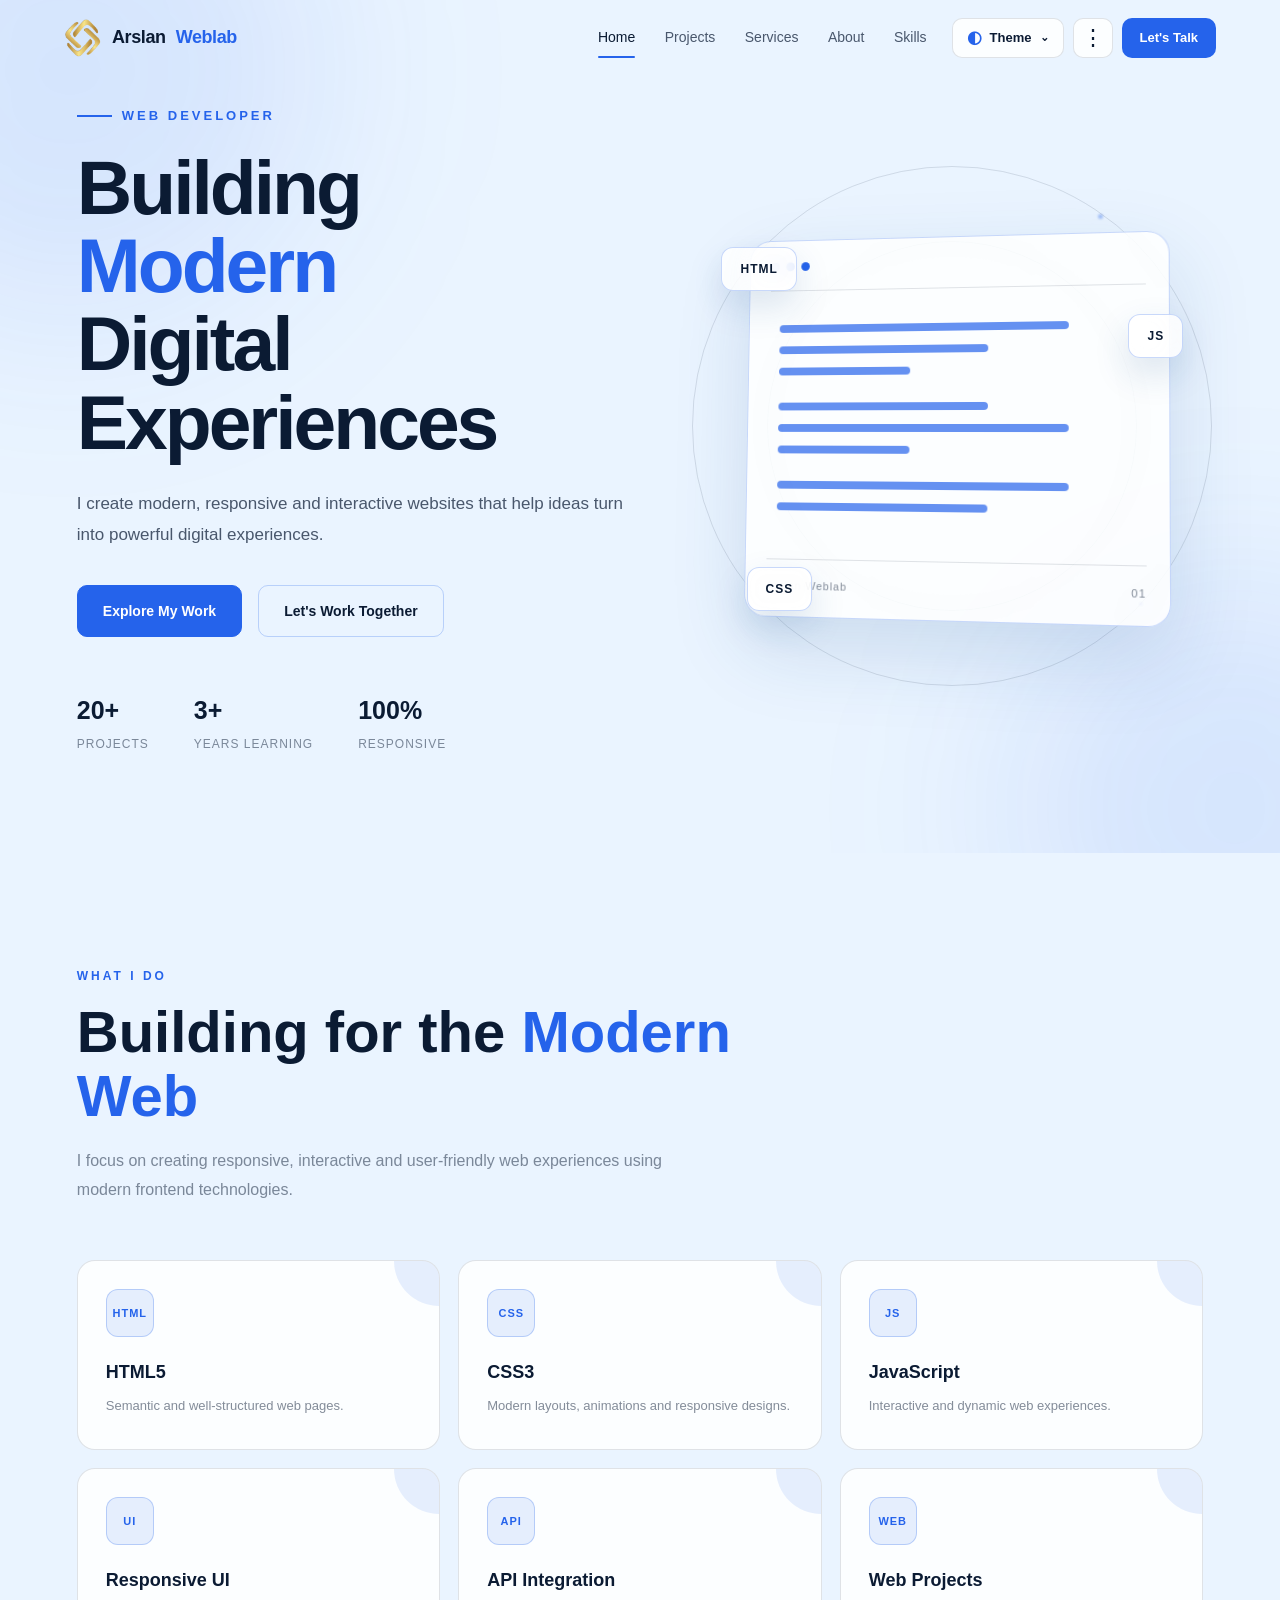
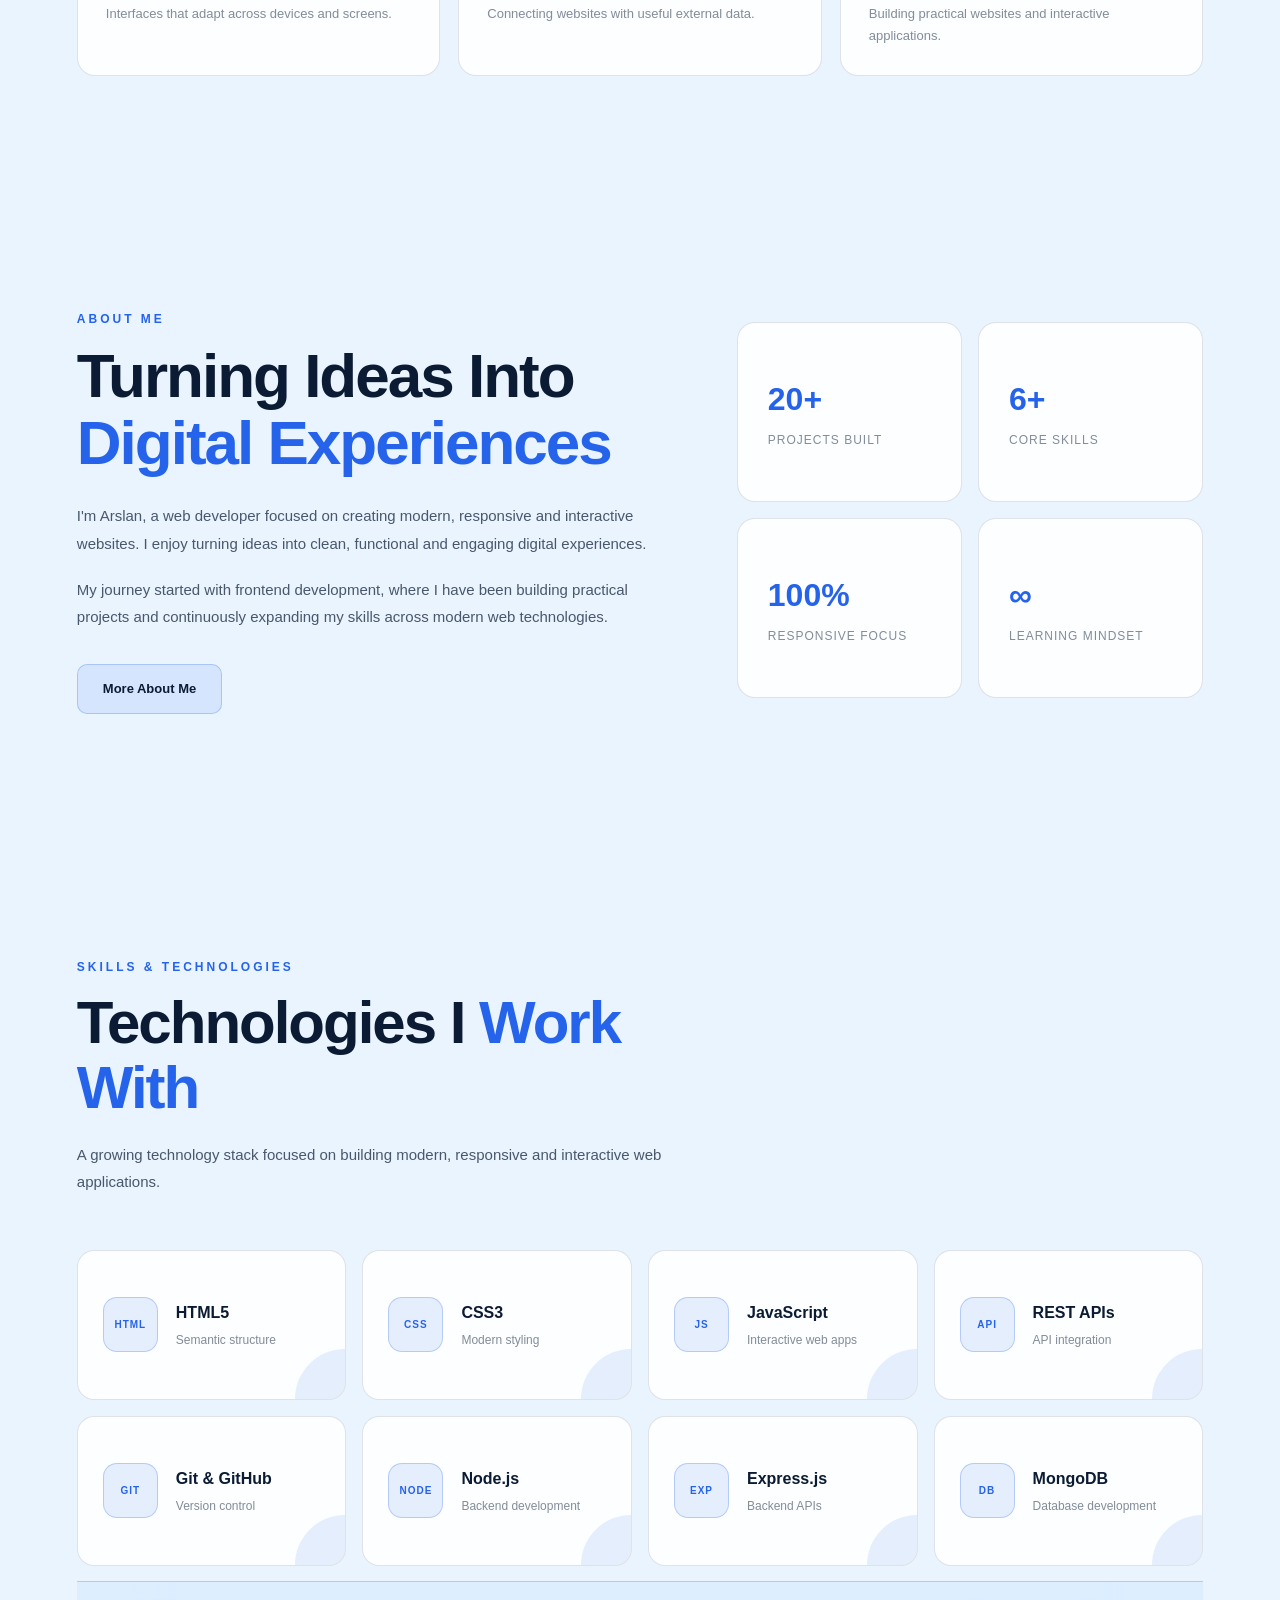
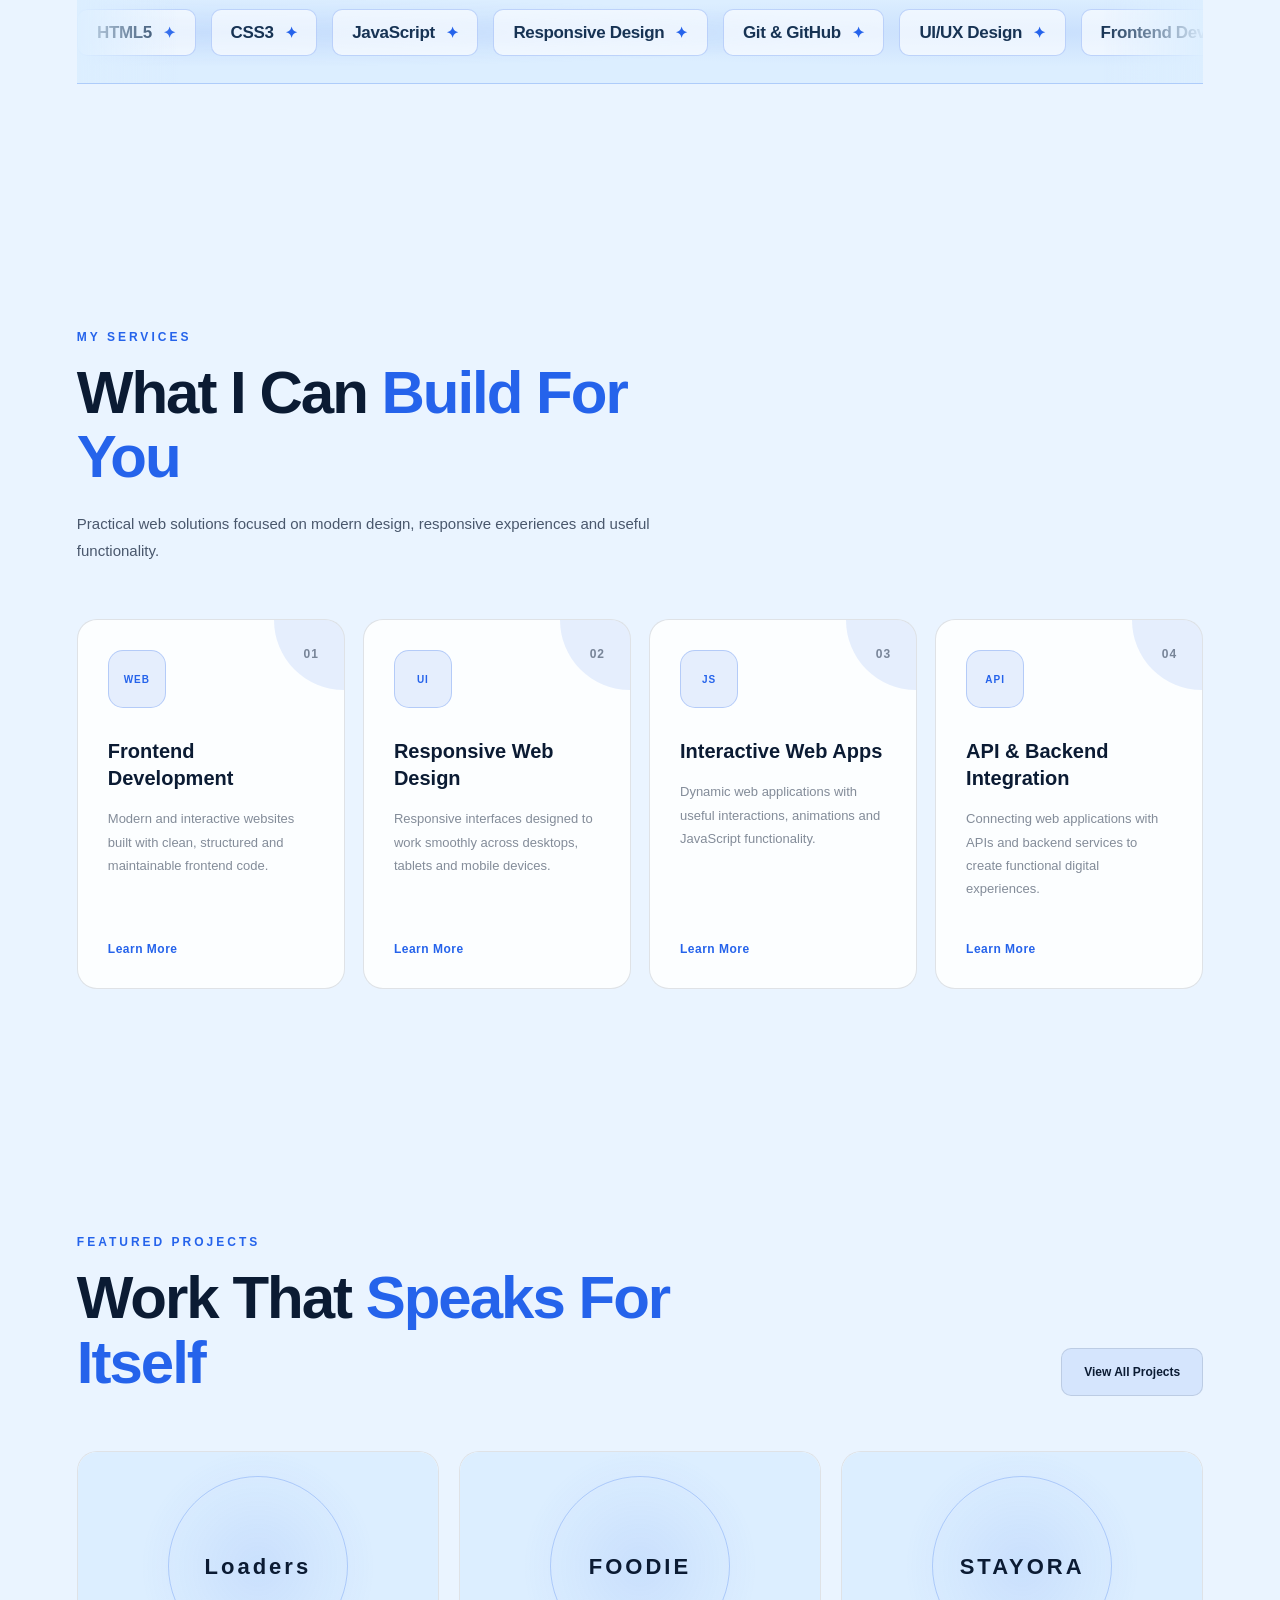
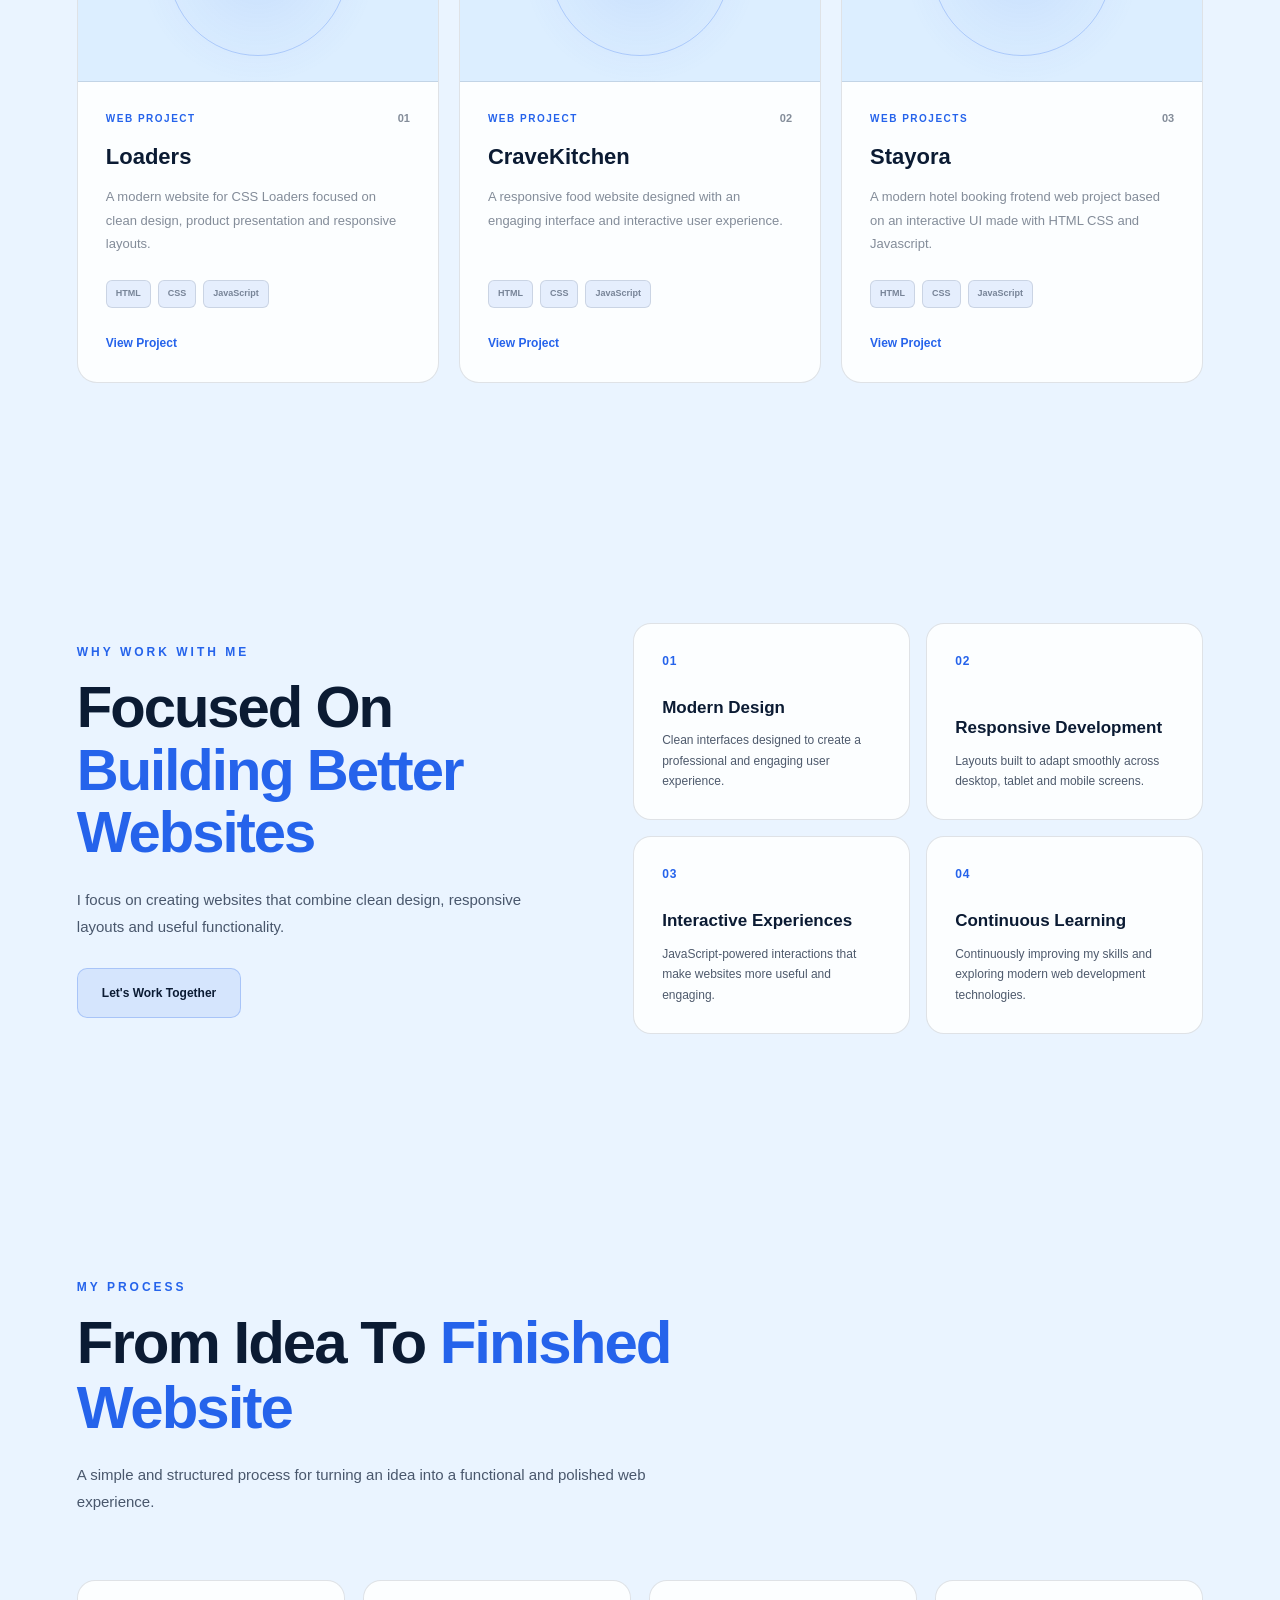
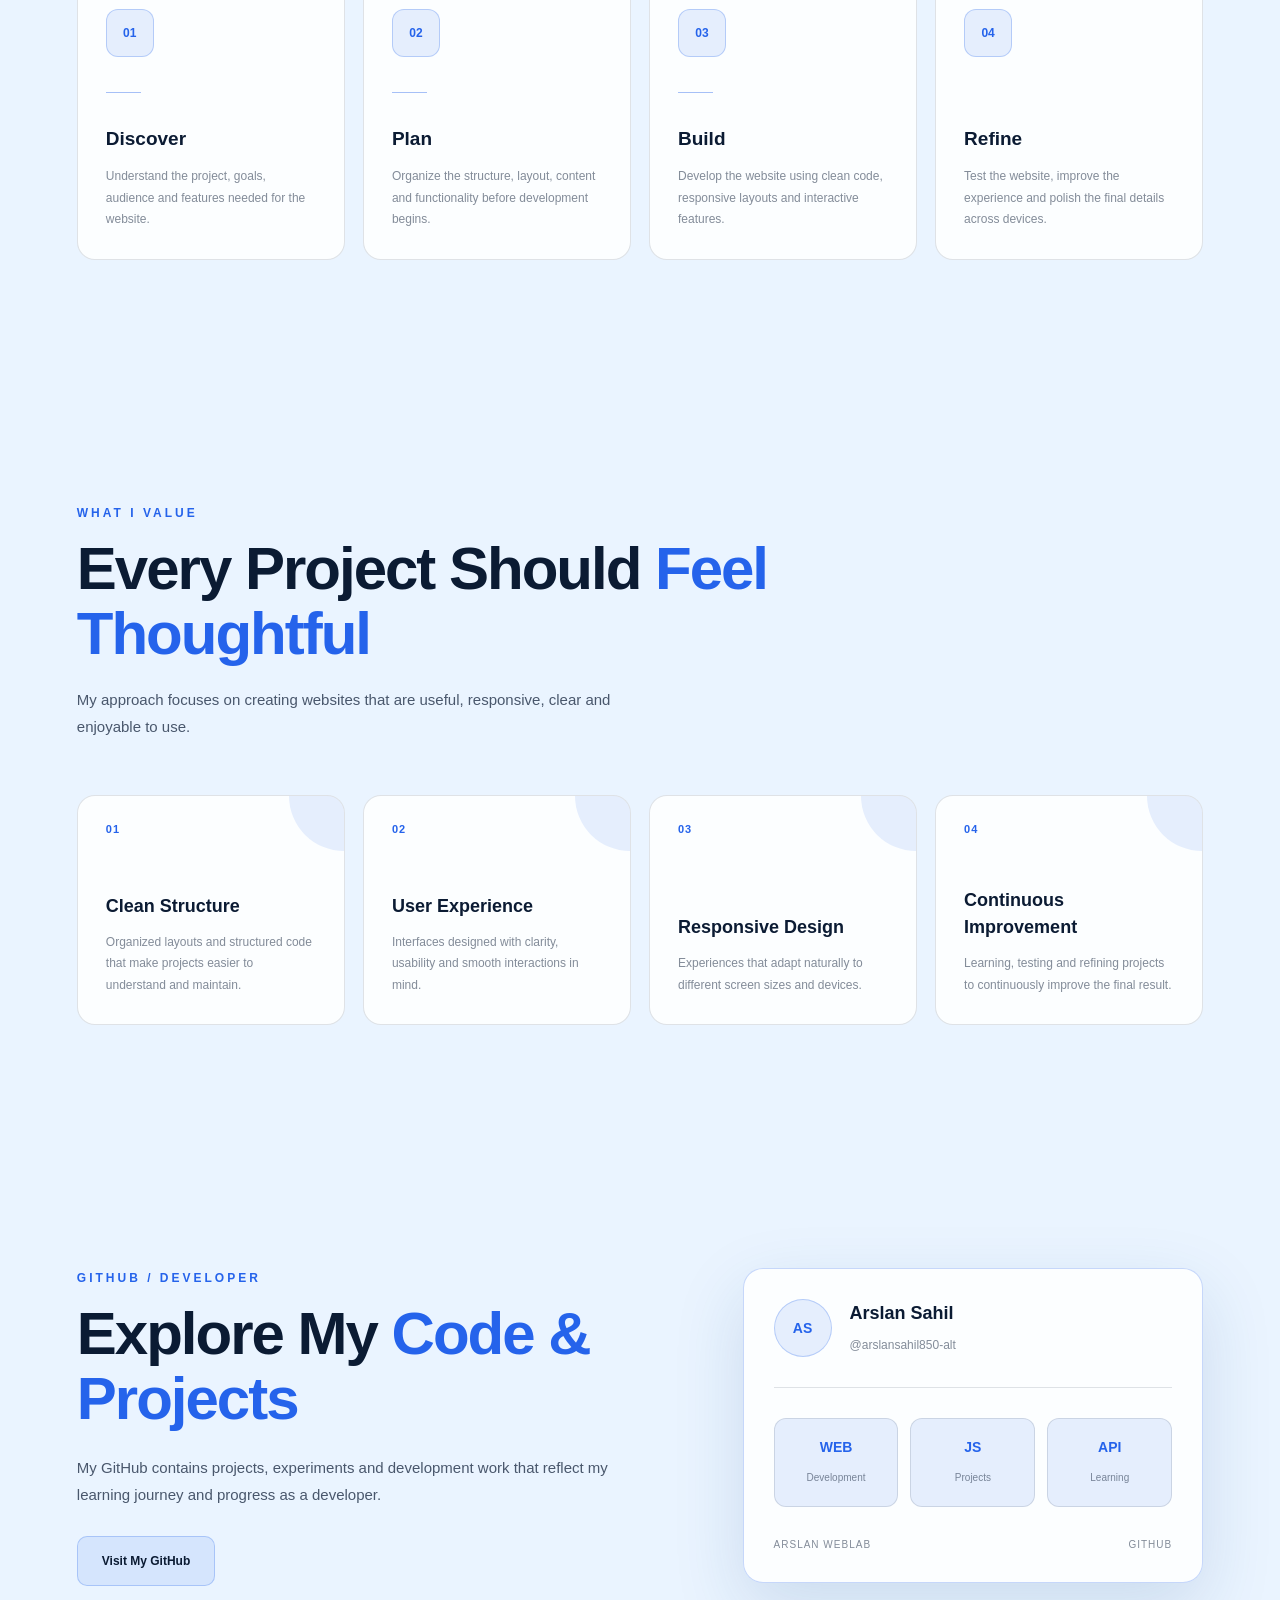
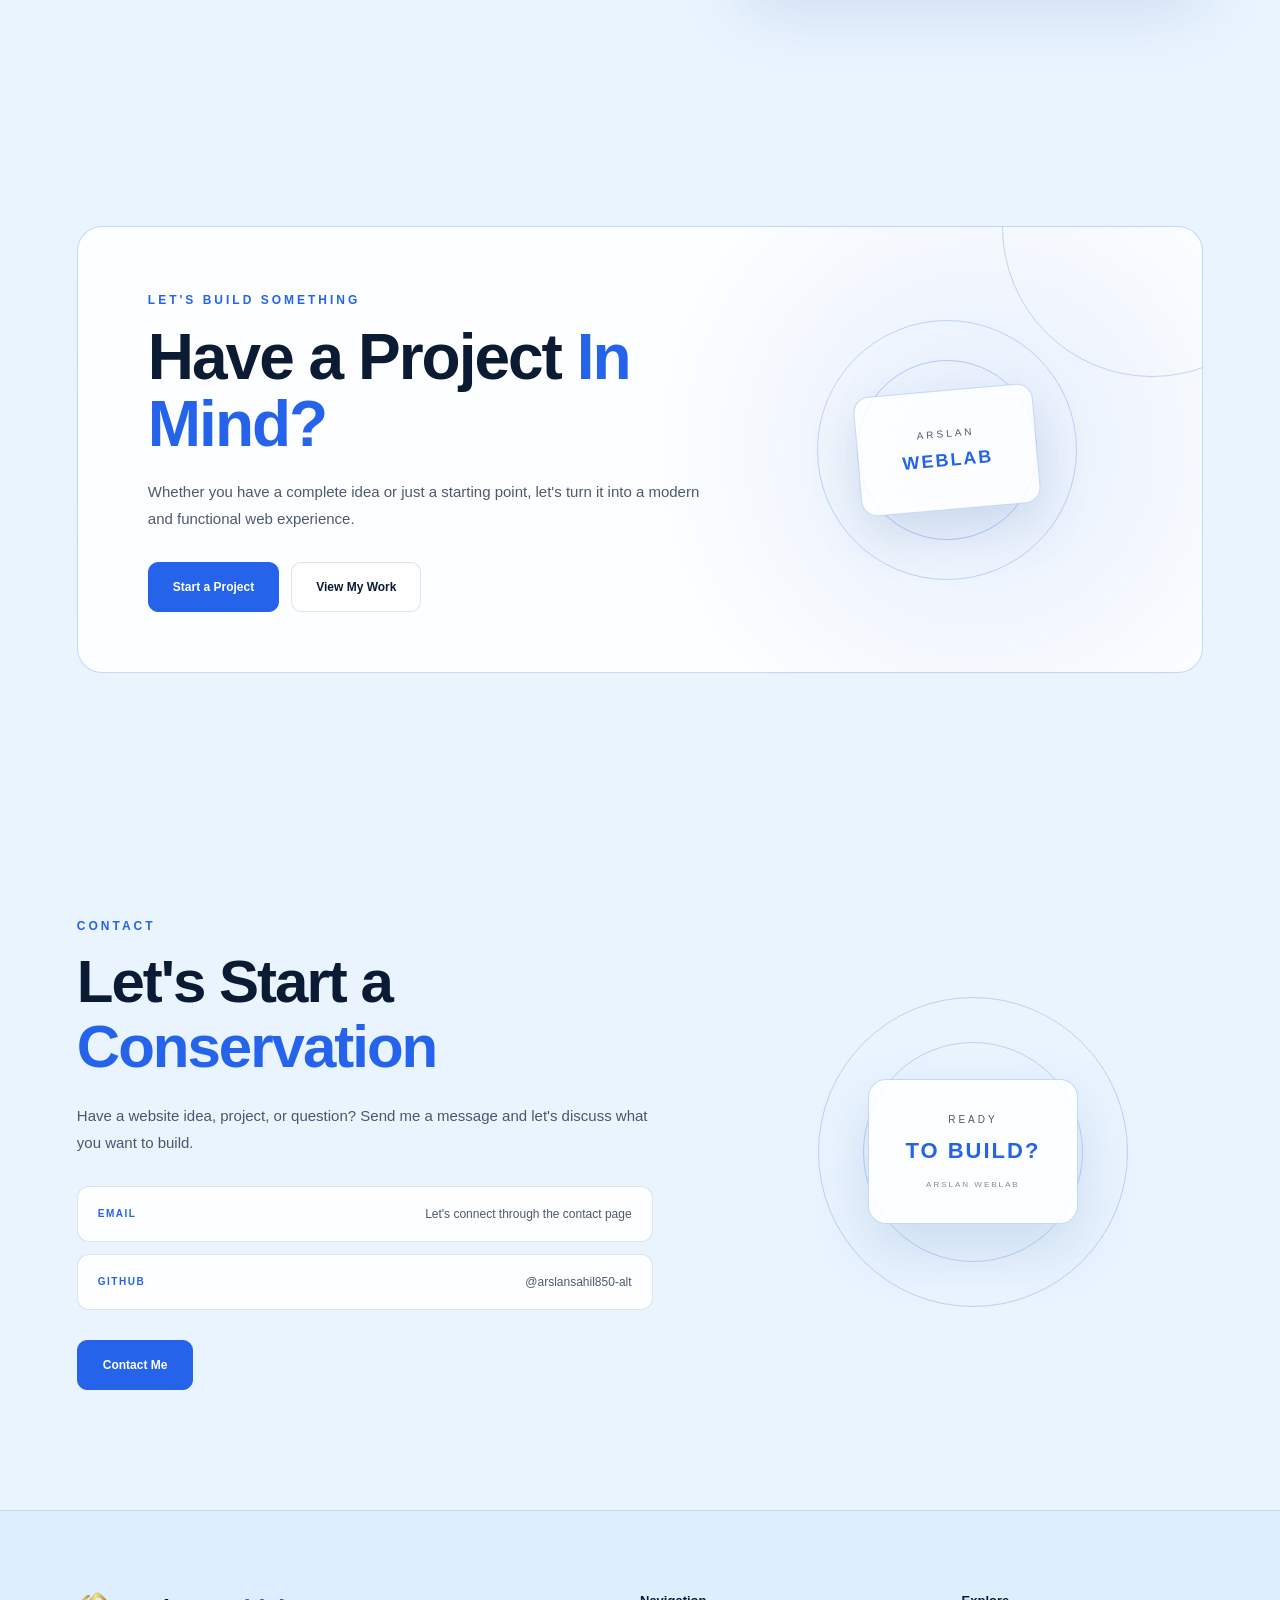
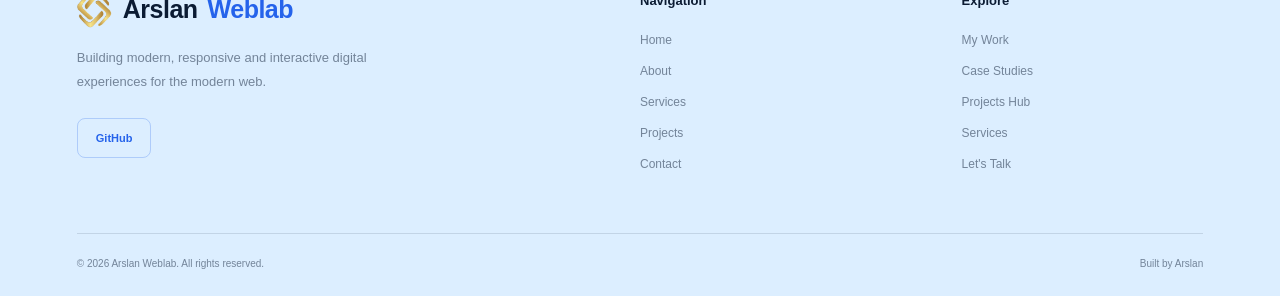
<file: index.html>
<!DOCTYPE html>
<html lang="en">

<head>
    <meta charset="UTF-8">
    <meta name="viewport" content="width=device-width, initial-scale=1.0">
    <meta name="description" content="Arslan Weblab - Professional Web Development Portfolio">
    <title>Arslan Weblab</title>
    <link rel="icon" type="image/png" href="/assets/logo/logo.webp">

    <link rel="stylesheet" href="css/style.css">
    <link rel="stylesheet" href="css/components.css">
    <link rel="stylesheet" href="css/pages.css">
    <link rel="stylesheet" href="css/responsive.css">
    <link rel="icon" href="assets/logo/logo.webp" type="image/webp">

    <noscript>
        <style>
            #pageLoader {
                display: none !important;
            }
        </style>
    </noscript>
    <script>
        (function () {
            var validThemes = ["system", "dark-blue", "light-blue", "white", "multi"];
            var saved = "system";
            try {
                var stored = localStorage.getItem("selectedTheme") || localStorage.getItem("arslanWeblabTheme");
                if (stored === "black") {
                    saved = "dark-blue";
                } else if (validThemes.indexOf(stored) !== -1) {
                    saved = stored;
                }
            } catch (e) {
                saved = "system";
            }
            var systemDark = window.matchMedia && window.matchMedia("(prefers-color-scheme: dark)").matches;
            var applied = saved === "system" ? (systemDark ? "dark-blue" : "light-blue") : saved;
            document.documentElement.setAttribute("data-theme", applied);
            document.documentElement.setAttribute("data-selected-theme", saved);
        })();
    </script>
</head>

<body>

    <div id="pageLoader" class="page-loader" aria-hidden="true">
        <div class="loader-track">
            <div class="loader-bar"></div>
        </div>
    </div>


    <header class="site-header">

        <nav class="navbar" aria-label="Main Navigation">

            <a href="index.html" class="brand">
                <img src="assets/logo/logo.webp" alt="Arslan Weblab Logo">
                Arslan<span> Weblab</span>
            </a>

            <div class="nav-links">

                <a href="index.html" class="nav-link active">Home</a>
                <a href="pages/projects.html" class="nav-link">Projects</a>
                <a href="pages/services.html" class="nav-link">Services</a>
                <a href="pages/about.html" class="nav-link">About</a>
                <a href="pages/about.html#skills" class="nav-link">Skills</a>


            </div>

            <div class="nav-actions">

                <div class="theme-switcher">

                    <button class="theme-toggle-btn" id="themeToggleBtn" type="button" aria-expanded="false"
                        aria-controls="themeOptions" aria-label="Theme menu">
                        <span class="theme-toggle-icon">◐</span>
                        <span>Theme</span>
                        <span class="theme-toggle-arrow">⌄</span>
                    </button>

                    <div class="theme-options" id="themeOptions" hidden>

                        <div class="theme-options-heading">Choose a Theme</div>

                        <button class="theme-option" type="button" data-theme-option="system">
                            <span class="theme-preview theme-preview-system"></span>
                            <span class="theme-option-name">System Theme</span>
                            <span class="theme-check"></span>
                        </button>

                        <button class="theme-option" type="button" data-theme-option="dark-blue">
                            <span class="theme-preview theme-preview-dark"></span>
                            <span class="theme-option-name">Dark Blue</span>
                            <span class="theme-check"></span>
                        </button>

                        <button class="theme-option" type="button" data-theme-option="light-blue">
                            <span class="theme-preview theme-preview-light-blue"></span>
                            <span class="theme-option-name">Light Blue</span>
                            <span class="theme-check"></span>
                        </button>

                        <button class="theme-option" type="button" data-theme-option="white">
                            <span class="theme-preview theme-preview-white"></span>
                            <span class="theme-option-name">Pure White</span>
                            <span class="theme-check"></span>
                        </button>

                        <button class="theme-option" type="button" data-theme-option="multi">
                            <span class="theme-preview theme-preview-multi"></span>
                            <span class="theme-option-name">Multicolor</span>
                            <span class="theme-check"></span>
                        </button>

                    </div>

                </div>

                <button class="more-button" id="moreButton" type="button" aria-label="Open more navigation"
                    aria-expanded="false" title="More">
                    ⋮
                </button>

                <a href="pages/contact.html" class="nav-cta">Let's Talk</a>

            </div>

            <button class="mobile-menu-button" id="mobileMenuButton" type="button" aria-label="Open navigation menu"
                aria-expanded="false" aria-controls="mobileMenu">
                <span></span>
                <span></span>
                <span></span>
            </button>

        </nav>

        <div class="more-menu" id="moreMenu" aria-label="More navigation links">

            <a href="pages/case-studies.html">
                <span>Case Studies</span>
                <span>↗</span>
            </a>

            <a href="pages/services.html#process">
                <span>Process</span>
                <span>↗</span>
            </a>

            <a href="pages/about.html#testimonials">
                <span>Testimonials</span>
                <span>↗</span>
            </a>

            <a href="https://github.com/arslansahil850-alt" target="_blank" rel="noopener noreferrer">
                <span>GitHub</span>
                <span>↗</span>
            </a>

            <a href="pages/about.html#developer">
                <span>Developer</span>
                <span>↗</span>
            </a>

        </div>

        <div class="mobile-menu" id="mobileMenu" aria-label="Mobile Navigation">


            <div class="mobile-menu-section mobile-primary-nav">
                <div class="mobile-section-label">Navigation</div>
                <div class="mobile-menu-links">
                    <a href="index.html" class="mobile-nav-link active">Home</a>
                    <a href="pages/projects.html" class="mobile-nav-link">Projects</a>
                    <a href="pages/services.html" class="mobile-nav-link">Services</a>
                    <a href="pages/about.html" class="mobile-nav-link">About</a>
                    <a href="pages/about.html#skills" class="mobile-nav-link">Skills</a>
                </div>
            </div>


            <div class="mobile-menu-section mobile-additional-nav">
                <div class="mobile-section-label">More Links</div>
                <div class="mobile-menu-links">
                    <a href="pages/case-studies.html" class="mobile-nav-link">
                        <span>Case Studies</span>
                        <span class="mobile-nav-arrow">↗</span>
                    </a>
                    <a href="pages/services.html#process" class="mobile-nav-link">
                        <span>Process</span>
                        <span class="mobile-nav-arrow">↗</span>
                    </a>
                    <a href="pages/about.html#testimonials" class="mobile-nav-link">
                        <span>Testimonials</span>
                        <span class="mobile-nav-arrow">↗</span>
                    </a>
                    <a href="https://github.com/arslansahil850-alt" target="_blank" rel="noopener noreferrer"
                        class="mobile-nav-link">
                        <span>GitHub</span>
                        <span class="mobile-nav-arrow">↗</span>
                    </a>
                    <a href="pages/about.html#developer" class="mobile-nav-link">
                        <span>Developer</span>
                        <span class="mobile-nav-arrow">↗</span>
                    </a>
                </div>
            </div>


            <div class="mobile-menu-section mobile-theme-section">
                <div class="mobile-theme-wrapper">
                    <button class="mobile-theme-button" id="mobileThemeButton" type="button" aria-expanded="false"
                        aria-controls="mobileThemeOptions">
                        <span class="mobile-theme-button-left">
                            <span class="theme-toggle-icon">◐</span>
                            <span>Theme:</span>
                            <strong id="mobileThemeName">Multicolor</strong>
                        </span>
                        <span class="mobile-extra-arrow">⌄</span>
                    </button>

                    <div class="mobile-theme-options" id="mobileThemeOptions" hidden>
                        <button class="theme-option" type="button" data-theme-option="system" aria-pressed="false">
                            <span class="theme-preview theme-preview-system"></span>
                            <span class="theme-option-name">System Theme</span>
                            <span class="theme-check"></span>
                        </button>

                        <button class="theme-option" type="button" data-theme-option="dark-blue" aria-pressed="false">
                            <span class="theme-preview theme-preview-dark"></span>
                            <span class="theme-option-name">Dark Blue</span>
                            <span class="theme-check"></span>
                        </button>

                        <button class="theme-option" type="button" data-theme-option="light-blue" aria-pressed="false">
                            <span class="theme-preview theme-preview-light-blue"></span>
                            <span class="theme-option-name">Light Blue</span>
                            <span class="theme-check"></span>
                        </button>

                        <button class="theme-option" type="button" data-theme-option="white" aria-pressed="false">
                            <span class="theme-preview theme-preview-white"></span>
                            <span class="theme-option-name">Pure White</span>
                            <span class="theme-check"></span>
                        </button>

                        <button class="theme-option" type="button" data-theme-option="multi" aria-pressed="false">
                            <span class="theme-preview theme-preview-multi"></span>
                            <span class="theme-option-name">Multicolor</span>
                            <span class="theme-check"></span>
                        </button>
                    </div>
                </div>
            </div>


            <div class="mobile-menu-section mobile-contact-section">
                <a href="pages/contact.html" class="mobile-cta">
                    <span>Let's Talk</span>
                    <span>→</span>
                </a>
            </div>

        </div>

    </header>
    <main>
        <section class="hero" id="home">
            <div class="hero-container">

                <div class="hero-content">
                    <span class="hero-label">WEB DEVELOPER</span>

                    <h1>
                        Building <span>Modern</span><br>
                        Digital Experiences
                    </h1>

                    <p class="hero-description">
                        I create modern, responsive and interactive websites
                        that help ideas turn into powerful digital experiences.
                    </p>

                    <div class="hero-buttons">
                        <a href="pages/projects.html" class="hero-btn hero-btn-primary">
                            Explore My Work
                        </a>

                        <a href="pages/contact.html" class="hero-btn hero-btn-secondary">
                            Let's Work Together
                        </a>
                    </div>

                    <div class="hero-stats">
                        <div class="hero-stat">
                            <strong>20+</strong>
                            <span>Projects</span>
                        </div>

                        <div class="hero-stat">
                            <strong>3+</strong>
                            <span>Years Learning</span>
                        </div>

                        <div class="hero-stat">
                            <strong>100%</strong>
                            <span>Responsive</span>
                        </div>
                    </div>
                </div>

                <div class="hero-visual">
                    <div class="hero-orbit orbit-one"></div>
                    <div class="hero-orbit orbit-two"></div>

                    <div class="hero-card">
                        <div class="hero-card-top">
                            <span></span>
                            <span></span>
                            <span></span>
                        </div>

                        <div class="hero-code">
                            <div class="code-line code-long"></div>
                            <div class="code-line code-medium"></div>
                            <div class="code-line code-short"></div>
                            <div class="code-space"></div>
                            <div class="code-line code-medium"></div>
                            <div class="code-line code-long"></div>
                            <div class="code-line code-short"></div>
                            <div class="code-space"></div>
                            <div class="code-line code-long"></div>
                            <div class="code-line code-medium"></div>
                        </div>

                        <div class="hero-card-footer">
                            <span>Arslan Weblab</span>
                            <span>01</span>
                        </div>
                    </div>

                    <div class="floating-badge badge-html">
                        HTML
                    </div>

                    <div class="floating-badge badge-js">
                        JS
                    </div>

                    <div class="floating-badge badge-css">
                        CSS
                    </div>
                </div>

            </div>
        </section>

        <section class="quick-skills" id="quick-skills">
            <div class="quick-skills-container">

                <div class="quick-skills-heading">
                    <span class="section-label">WHAT I DO</span>
                    <h2>Building for the <span>Modern Web</span></h2>
                    <p>
                        I focus on creating responsive, interactive and user-friendly
                        web experiences using modern frontend technologies.
                    </p>
                </div>

                <div class="quick-skills-grid">

                    <div class="quick-skill-card">
                        <div class="quick-skill-icon">HTML</div>
                        <h3>HTML5</h3>
                        <p>Semantic and well-structured web pages.</p>
                    </div>

                    <div class="quick-skill-card">
                        <div class="quick-skill-icon">CSS</div>
                        <h3>CSS3</h3>
                        <p>Modern layouts, animations and responsive designs.</p>
                    </div>

                    <div class="quick-skill-card">
                        <div class="quick-skill-icon">JS</div>
                        <h3>JavaScript</h3>
                        <p>Interactive and dynamic web experiences.</p>
                    </div>

                    <div class="quick-skill-card">
                        <div class="quick-skill-icon">UI</div>
                        <h3>Responsive UI</h3>
                        <p>Interfaces that adapt across devices and screens.</p>
                    </div>

                    <div class="quick-skill-card">
                        <div class="quick-skill-icon">API</div>
                        <h3>API Integration</h3>
                        <p>Connecting websites with useful external data.</p>
                    </div>

                    <div class="quick-skill-card">
                        <div class="quick-skill-icon">WEB</div>
                        <h3>Web Projects</h3>
                        <p>Building practical websites and interactive applications.</p>
                    </div>

                </div>

            </div>
        </section>

        <section class="about-preview" id="about">
            <div class="about-container">

                <div class="about-content">
                    <span class="section-label">ABOUT ME</span>

                    <h2>
                        Turning Ideas Into
                        <span>Digital Experiences</span>
                    </h2>

                    <p>
                        I'm Arslan, a web developer focused on creating modern,
                        responsive and interactive websites. I enjoy turning ideas
                        into clean, functional and engaging digital experiences.
                    </p>

                    <p>
                        My journey started with frontend development, where I have
                        been building practical projects and continuously expanding
                        my skills across modern web technologies.
                    </p>

                    <a href="pages/about.html" class="about-btn">
                        More About Me
                    </a>
                </div>

                <div class="about-highlights">

                    <div class="about-highlight-card">
                        <span class="about-highlight-number">20+</span>
                        <span class="about-highlight-text">Projects Built</span>
                    </div>

                    <div class="about-highlight-card">
                        <span class="about-highlight-number">6+</span>
                        <span class="about-highlight-text">Core Skills</span>
                    </div>

                    <div class="about-highlight-card">
                        <span class="about-highlight-number">100%</span>
                        <span class="about-highlight-text">Responsive Focus</span>
                    </div>

                    <div class="about-highlight-card">
                        <span class="about-highlight-number">∞</span>
                        <span class="about-highlight-text">Learning Mindset</span>
                    </div>

                </div>

            </div>
        </section>

        <section class="skills-section" id="skills">
            <div class="skills-container">

                <div class="skills-heading">
                    <span class="section-label">SKILLS & TECHNOLOGIES</span>

                    <h2>
                        Technologies I
                        <span>Work With</span>
                    </h2>

                    <p>
                        A growing technology stack focused on building modern,
                        responsive and interactive web applications.
                    </p>
                </div>

                <div class="skills-grid">

                    <div class="skill-card">
                        <div class="skill-icon">HTML</div>
                        <div class="skill-info">
                            <h3>HTML5</h3>
                            <p>Semantic structure</p>
                        </div>
                    </div>

                    <div class="skill-card">
                        <div class="skill-icon">CSS</div>
                        <div class="skill-info">
                            <h3>CSS3</h3>
                            <p>Modern styling</p>
                        </div>
                    </div>

                    <div class="skill-card">
                        <div class="skill-icon">JS</div>
                        <div class="skill-info">
                            <h3>JavaScript</h3>
                            <p>Interactive web apps</p>
                        </div>
                    </div>

                    <div class="skill-card">
                        <div class="skill-icon">API</div>
                        <div class="skill-info">
                            <h3>REST APIs</h3>
                            <p>API integration</p>
                        </div>
                    </div>

                    <div class="skill-card">
                        <div class="skill-icon">GIT</div>
                        <div class="skill-info">
                            <h3>Git & GitHub</h3>
                            <p>Version control</p>
                        </div>
                    </div>

                    <div class="skill-card">
                        <div class="skill-icon">NODE</div>
                        <div class="skill-info">
                            <h3>Node.js</h3>
                            <p>Backend development</p>
                        </div>
                    </div>

                    <div class="skill-card">
                        <div class="skill-icon">EXP</div>
                        <div class="skill-info">
                            <h3>Express.js</h3>
                            <p>Backend APIs</p>
                        </div>
                    </div>

                    <div class="skill-card">
                        <div class="skill-icon">DB</div>
                        <div class="skill-info">
                            <h3>MongoDB</h3>
                            <p>Database development</p>
                        </div>
                    </div>

                </div>

            </div>

            <div class="skills-marquee marquee-theme-neon" aria-label="My development skills">
                <div class="skills-track">
                    <div class="skills-group">
                        <span class="marquee-item">HTML5 <span class="marquee-star">✦</span></span>
                        <span class="marquee-item">CSS3 <span class="marquee-star">✦</span></span>
                        <span class="marquee-item">JavaScript <span class="marquee-star">✦</span></span>
                        <span class="marquee-item">Responsive Design <span class="marquee-star">✦</span></span>
                        <span class="marquee-item">Git & GitHub <span class="marquee-star">✦</span></span>
                        <span class="marquee-item">UI/UX Design <span class="marquee-star">✦</span></span>
                        <span class="marquee-item">Frontend Development <span class="marquee-star">✦</span></span>
                        <span class="marquee-item">CSS Animations <span class="marquee-star">✦</span></span>
                    </div>

                    <div class="skills-group" aria-hidden="true">
                        <span class="marquee-item">HTML5 <span class="marquee-star">✦</span></span>
                        <span class="marquee-item">CSS3 <span class="marquee-star">✦</span></span>
                        <span class="marquee-item">JavaScript <span class="marquee-star">✦</span></span>
                        <span class="marquee-item">Responsive Design <span class="marquee-star">✦</span></span>
                        <span class="marquee-item">Git & GitHub <span class="marquee-star">✦</span></span>
                        <span class="marquee-item">UI/UX Design <span class="marquee-star">✦</span></span>
                        <span class="marquee-item">Frontend Development <span class="marquee-star">✦</span></span>
                        <span class="marquee-item">CSS Animations <span class="marquee-star">✦</span></span>
                    </div>
                </div>
            </div>


        </section>

        <section class="services-section" id="services">
            <div class="services-container">

                <div class="services-heading">
                    <span class="section-label">MY SERVICES</span>

                    <h2>
                        What I Can
                        <span>Build For You</span>
                    </h2>

                    <p>
                        Practical web solutions focused on modern design,
                        responsive experiences and useful functionality.
                    </p>
                </div>

                <div class="services-grid">

                    <div class="service-card">
                        <div class="service-number">01</div>

                        <div class="service-icon">WEB</div>

                        <h3>Frontend Development</h3>

                        <p>
                            Modern and interactive websites built with clean,
                            structured and maintainable frontend code.
                        </p>

                        <a href="pages/services.html" class="service-link">
                            Learn More
                        </a>
                    </div>

                    <div class="service-card">
                        <div class="service-number">02</div>

                        <div class="service-icon">UI</div>

                        <h3>Responsive Web Design</h3>

                        <p>
                            Responsive interfaces designed to work smoothly
                            across desktops, tablets and mobile devices.
                        </p>

                        <a href="pages/services.html" class="service-link">
                            Learn More
                        </a>
                    </div>

                    <div class="service-card">
                        <div class="service-number">03</div>

                        <div class="service-icon">JS</div>

                        <h3>Interactive Web Apps</h3>

                        <p>
                            Dynamic web applications with useful interactions,
                            animations and JavaScript functionality.
                        </p>

                        <a href="pages/services.html" class="service-link">
                            Learn More
                        </a>
                    </div>

                    <div class="service-card">
                        <div class="service-number">04</div>

                        <div class="service-icon">API</div>

                        <h3>API & Backend Integration</h3>

                        <p>
                            Connecting web applications with APIs and backend
                            services to create functional digital experiences.
                        </p>

                        <a href="pages/services.html" class="service-link">
                            Learn More
                        </a>
                    </div>

                </div>

            </div>
        </section>

        <section class="featured-projects" id="projects">
            <div class="featured-projects-container">

                <div class="featured-projects-heading">
                    <div>
                        <span class="section-label">FEATURED PROJECTS</span>

                        <h2>
                            Work That
                            <span>Speaks For Itself</span>
                        </h2>
                    </div>

                    <a href="pages/projects.html" class="projects-view-all">
                        View All Projects
                    </a>
                </div>

                <div class="featured-projects-grid">

                    <article class="featured-project-card">
                        <div class="project-image project-image-shopora">
                            <span>Loaders</span>
                        </div>

                        <div class="project-content">
                            <div class="project-top">
                                <span class="project-category">WEB PROJECT</span>
                                <span class="project-number">01</span>
                            </div>

                            <h3> Loaders</h3>

                            <p>
                                A modern website for CSS Loaders focused on clean
                                design, product presentation and responsive layouts.
                            </p>

                            <div class="project-tech">
                                <span>HTML</span>
                                <span>CSS</span>
                                <span>JavaScript</span>
                            </div>

                            <a href="https://webloaders.netlify.app/" target="_blank" class="project-link">
                                View Project
                            </a>
                        </div>
                    </article>

                    <article class="featured-project-card">
                        <div class="project-image project-image-foodie">
                            <span>FOODIE</span>
                        </div>

                        <div class="project-content">
                            <div class="project-top">
                                <span class="project-category">WEB PROJECT</span>
                                <span class="project-number">02</span>
                            </div>

                            <h3>CraveKitchen</h3>

                            <p>
                                A responsive food website designed with an engaging
                                interface and interactive user experience.
                            </p>

                            <div class="project-tech">
                                <span>HTML</span>
                                <span>CSS</span>
                                <span>JavaScript</span>
                            </div>

                            <a href="https://classic-foodie-web.vercel.app/" target="_blank" class="project-link">
                                View Project
                            </a>
                        </div>
                    </article>

                    <article class="featured-project-card">
                        <div class="project-image project-image-weather">
                            <span>STAYORA</span>
                        </div>

                        <div class="project-content">
                            <div class="project-top">
                                <span class="project-category">WEB PROJECTS</span>
                                <span class="project-number">03</span>
                            </div>

                            <h3>Stayora</h3>

                            <p>
                                A modern hotel booking frotend web project based on
                                an interactive UI made with HTML CSS and Javascript.
                            </p>

                            <div class="project-tech">
                                <span>HTML</span>
                                <span>CSS</span>
                                <span>JavaScript</span>
                            </div>

                            <a href="https://hotel-booking-website-alpha-gray.vercel.app/" target="_blank"
                                class="project-link">
                                View Project
                            </a>
                        </div>
                    </article>

                </div>

            </div>
        </section>

        <section class="why-section" id="why-work-with-me">
            <div class="why-container">

                <div class="why-content">
                    <span class="section-label">WHY WORK WITH ME</span>

                    <h2>
                        Focused On
                        <span>Building Better Websites</span>
                    </h2>

                    <p>
                        I focus on creating websites that combine clean design,
                        responsive layouts and useful functionality.
                    </p>

                    <a href="pages/contact.html" class="why-btn">
                        Let's Work Together
                    </a>
                </div>

                <div class="why-points">

                    <div class="why-point">
                        <div class="why-point-number">01</div>

                        <div>
                            <h3>Modern Design</h3>
                            <p>
                                Clean interfaces designed to create a professional
                                and engaging user experience.
                            </p>
                        </div>
                    </div>

                    <div class="why-point">
                        <div class="why-point-number">02</div>

                        <div>
                            <h3>Responsive Development</h3>
                            <p>
                                Layouts built to adapt smoothly across desktop,
                                tablet and mobile screens.
                            </p>
                        </div>
                    </div>

                    <div class="why-point">
                        <div class="why-point-number">03</div>

                        <div>
                            <h3>Interactive Experiences</h3>
                            <p>
                                JavaScript-powered interactions that make websites
                                more useful and engaging.
                            </p>
                        </div>
                    </div>

                    <div class="why-point">
                        <div class="why-point-number">04</div>

                        <div>
                            <h3>Continuous Learning</h3>
                            <p>
                                Continuously improving my skills and exploring
                                modern web development technologies.
                            </p>
                        </div>
                    </div>

                </div>

            </div>
        </section>

        <section class="process-section" id="process">
            <div class="process-container">

                <div class="process-heading">
                    <span class="section-label">MY PROCESS</span>

                    <h2>
                        From Idea To
                        <span>Finished Website</span>
                    </h2>

                    <p>
                        A simple and structured process for turning an idea
                        into a functional and polished web experience.
                    </p>
                </div>

                <div class="process-steps">

                    <div class="process-step">
                        <div class="process-number">01</div>

                        <div class="process-line"></div>

                        <div class="process-content">
                            <h3>Discover</h3>

                            <p>
                                Understand the project, goals, audience and
                                features needed for the website.
                            </p>
                        </div>
                    </div>

                    <div class="process-step">
                        <div class="process-number">02</div>

                        <div class="process-line"></div>

                        <div class="process-content">
                            <h3>Plan</h3>

                            <p>
                                Organize the structure, layout, content and
                                functionality before development begins.
                            </p>
                        </div>
                    </div>

                    <div class="process-step">
                        <div class="process-number">03</div>

                        <div class="process-line"></div>

                        <div class="process-content">
                            <h3>Build</h3>

                            <p>
                                Develop the website using clean code,
                                responsive layouts and interactive features.
                            </p>
                        </div>
                    </div>

                    <div class="process-step">
                        <div class="process-number">04</div>

                        <div class="process-content">
                            <h3>Refine</h3>

                            <p>
                                Test the website, improve the experience and
                                polish the final details across devices.
                            </p>
                        </div>
                    </div>

                </div>

            </div>
        </section>

        <section class="values-section" id="values">
            <div class="values-container">

                <div class="values-heading">
                    <span class="section-label">WHAT I VALUE</span>

                    <h2>
                        Every Project Should
                        <span>Feel Thoughtful</span>
                    </h2>

                    <p>
                        My approach focuses on creating websites that are
                        useful, responsive, clear and enjoyable to use.
                    </p>
                </div>

                <div class="values-grid">

                    <div class="value-card">
                        <div class="value-number">01</div>

                        <h3>Clean Structure</h3>

                        <p>
                            Organized layouts and structured code that make
                            projects easier to understand and maintain.
                        </p>
                    </div>

                    <div class="value-card">
                        <div class="value-number">02</div>

                        <h3>User Experience</h3>

                        <p>
                            Interfaces designed with clarity, usability and
                            smooth interactions in mind.
                        </p>
                    </div>

                    <div class="value-card">
                        <div class="value-number">03</div>

                        <h3>Responsive Design</h3>

                        <p>
                            Experiences that adapt naturally to different
                            screen sizes and devices.
                        </p>
                    </div>

                    <div class="value-card">
                        <div class="value-number">04</div>

                        <h3>Continuous Improvement</h3>

                        <p>
                            Learning, testing and refining projects to
                            continuously improve the final result.
                        </p>
                    </div>

                </div>

            </div>
        </section>
        <section class="github-section" id="github">
            <div class="github-container">

                <div class="github-content">
                    <span class="section-label">GITHUB / DEVELOPER</span>

                    <h2>
                        Explore My
                        <span>Code & Projects</span>
                    </h2>

                    <p>
                        My GitHub contains projects, experiments and development
                        work that reflect my learning journey and progress as a developer.
                    </p>

                    <a href="https://github.com/arslansahil850-alt" target="_blank" rel="noopener noreferrer"
                        class="github-btn">
                        Visit My GitHub
                    </a>
                </div>

                <div class="github-card">

                    <div class="github-card-top">
                        <div class="github-avatar">
                            AS
                        </div>

                        <div>
                            <h3>Arslan Sahil</h3>
                            <span>@arslansahil850-alt</span>
                        </div>
                    </div>

                    <div class="github-card-line"></div>

                    <div class="github-stats">

                        <div class="github-stat">
                            <strong>WEB</strong>
                            <span>Development</span>
                        </div>

                        <div class="github-stat">
                            <strong>JS</strong>
                            <span>Projects</span>
                        </div>

                        <div class="github-stat">
                            <strong>API</strong>
                            <span>Learning</span>
                        </div>

                    </div>

                    <div class="github-card-footer">
                        <span>Arslan Weblab</span>
                        <span>GitHub</span>
                    </div>

                </div>

            </div>
        </section>
        <section class="cta-section" id="cta">
            <div class="cta-container">

                <div class="cta-content">
                    <span class="section-label">LET'S BUILD SOMETHING</span>

                    <h2>
                        Have a Project
                        <span>In Mind?</span>
                    </h2>

                    <p>
                        Whether you have a complete idea or just a starting point,
                        let's turn it into a modern and functional web experience.
                    </p>

                    <div class="cta-buttons">
                        <a href="pages/contact.html" class="cta-btn cta-btn-primary">
                            Start a Project
                        </a>

                        <a href="pages/projects.html" class="cta-btn cta-btn-secondary">
                            View My Work
                        </a>
                    </div>
                </div>

                <div class="cta-decoration">
                    <div class="cta-circle cta-circle-one"></div>
                    <div class="cta-circle cta-circle-two"></div>

                    <div class="cta-card">
                        <span>ARSLAN</span>
                        <strong>WEBLAB</strong>
                    </div>
                </div>

            </div>
        </section>

        <section class="contact-preview" id="contact">
            <div class="contact-container">

                <div class="contact-content">
                    <span class="section-label">CONTACT</span>

                    <h2>
                        Let's Start a
                        <span>Conservation</span>
                    </h2>

                    <p>
                        Have a website idea, project, or question?
                        Send me a message and let's discuss what you want to build.
                    </p>

                    <div class="contact-details">

                        <div class="contact-detail">
                            <span class="contact-detail-label">EMAIL</span>
                            <span class="contact-detail-value">Let's connect through the contact page</span>
                        </div>

                        <div class="contact-detail">
                            <span class="contact-detail-label">GITHUB</span>
                            <a href="https://github.com/arslansahil850-alt" target="_blank" rel="noopener noreferrer"
                                class="contact-detail-value">
                                @arslansahil850-alt
                            </a>
                        </div>

                    </div>

                    <a href="pages/contact.html" class="contact-btn">
                        Contact Me
                    </a>
                </div>

                <div class="contact-visual">
                    <div class="contact-orbit contact-orbit-one"></div>
                    <div class="contact-orbit contact-orbit-two"></div>

                    <div class="contact-card">
                        <span>READY</span>
                        <strong>TO BUILD?</strong>
                        <small>ARSLAN WEBLAB</small>
                    </div>
                </div>

            </div>
        </section>
    </main>

    <footer class="site-footer">
        <div class="footer-container">

            <div class="footer-main">

                <div class="footer-brand">
                    <a href="index.html" class="footer-logo">
                        <img src="assets/logo/logo.webp" alt="Arslan Weblab Logo">
                        Arslan <span>Weblab</span>
                    </a>

                    <p>
                        Building modern, responsive and interactive
                        digital experiences for the modern web.
                    </p>

                    <a href="https://github.com/arslansahil850-alt" target="_blank" rel="noopener noreferrer"
                        class="footer-github">
                        GitHub
                    </a>
                </div>

                <div class="footer-links-group">
                    <h3>Navigation</h3>

                    <a href="index.html">Home</a>
                    <a href="pages/about.html">About</a>
                    <a href="pages/services.html">Services</a>
                    <a href="pages/projects.html">Projects</a>
                    <a href="pages/contact.html">Contact</a>
                </div>

                <div class="footer-links-group">
                    <h3>Explore</h3>

                    <a href="pages/projects.html">My Work</a>
                    <a href="pages/case-studies.html">Case Studies</a>
                    <a href="https://myprojects-hub.netlify.app/" target="_blank">Projects Hub</a>
                    <a href="pages/services.html">Services</a>
                    <a href="pages/contact.html">Let's Talk</a>
                </div>

            </div>

            <div class="footer-bottom">

                <span>
                    © 2026 Arslan Weblab. All rights reserved.
                </span>

                <span>
                    Built by Arslan
                </span>

            </div>

        </div>
    </footer>

    <!-- Back to Top Button -->
    <button id="backToTop" class="back-to-top" aria-label="Back to top" title="Back to top">
        <svg xmlns="http://www.w3.org/2000/svg" width="20" height="20" viewBox="0 0 24 24" fill="none"
            stroke="currentColor" stroke-width="2.5" stroke-linecap="round" stroke-linejoin="round">
            <polyline points="18 15 12 9 6 15"></polyline>
        </svg>
    </button>

    <script src="js/main.js"></script>
    <script src="js/animations.js"></script>

</body>

</html>
</file>
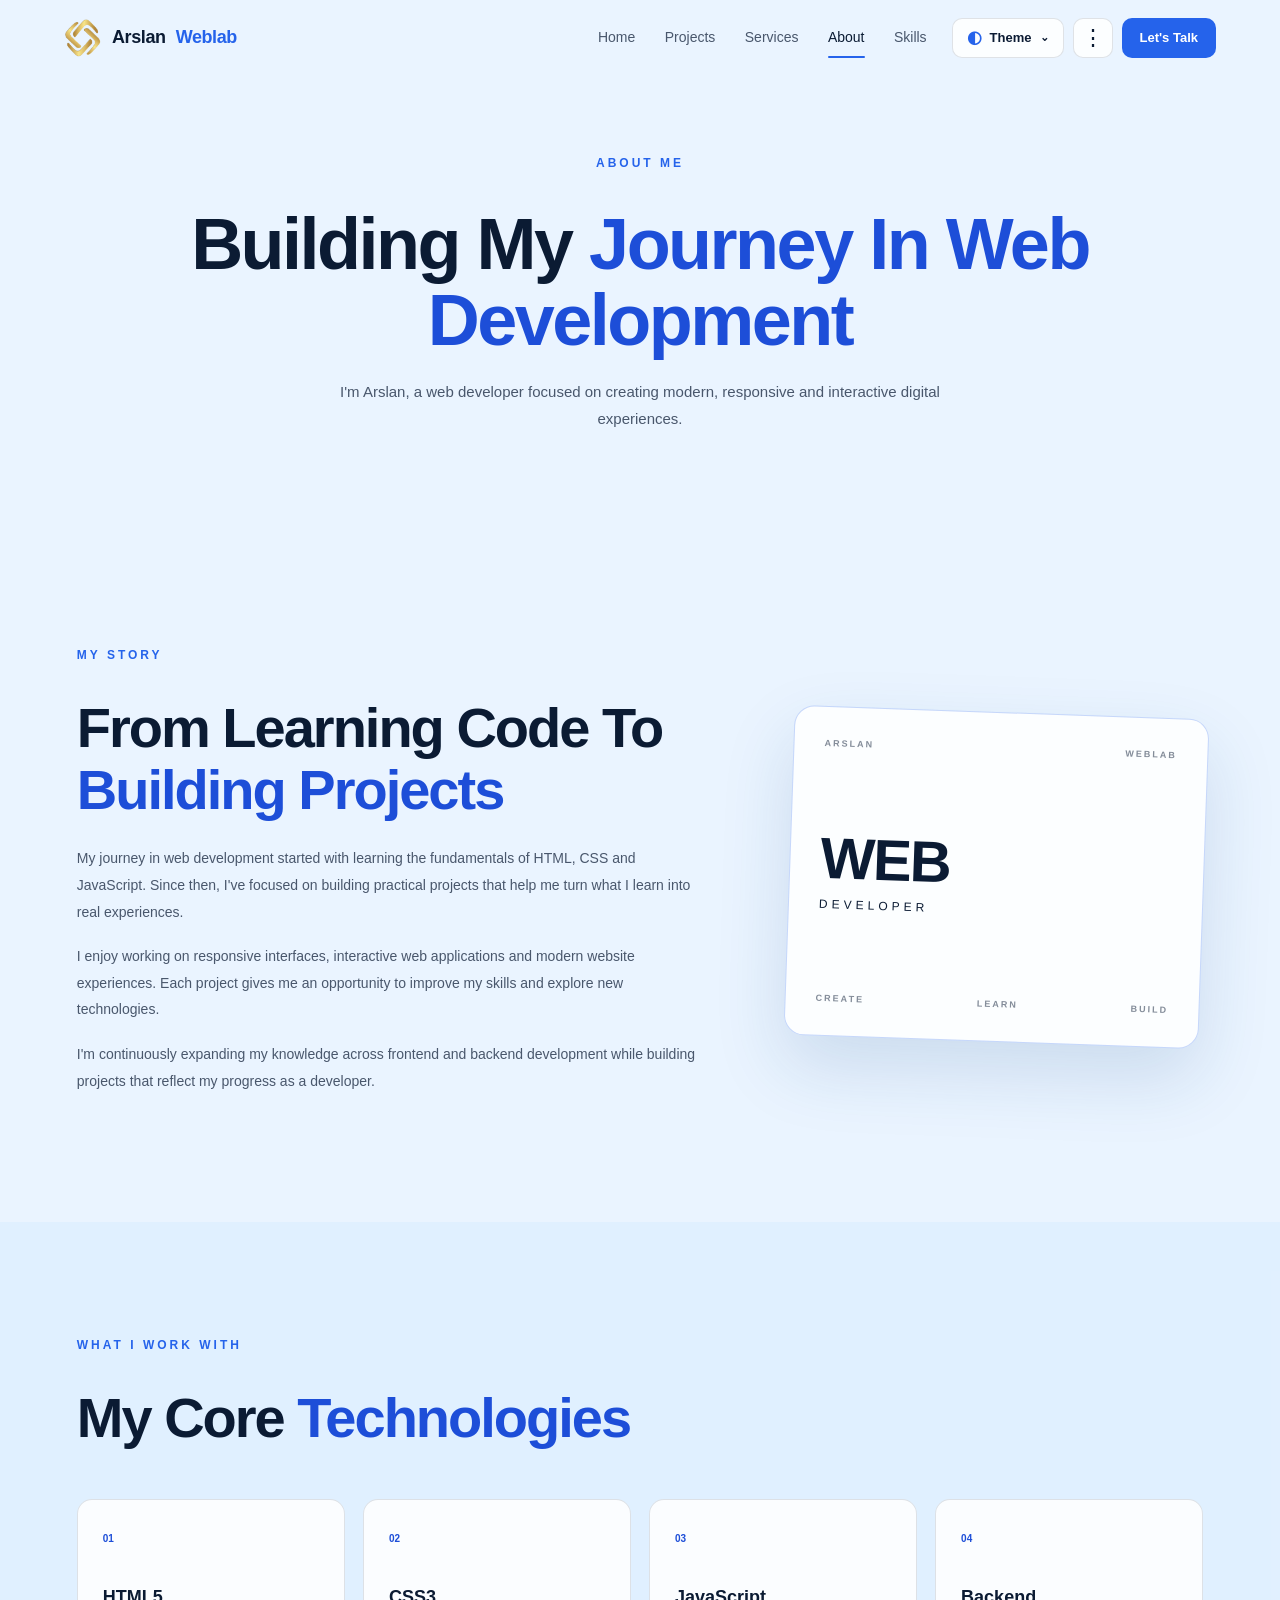
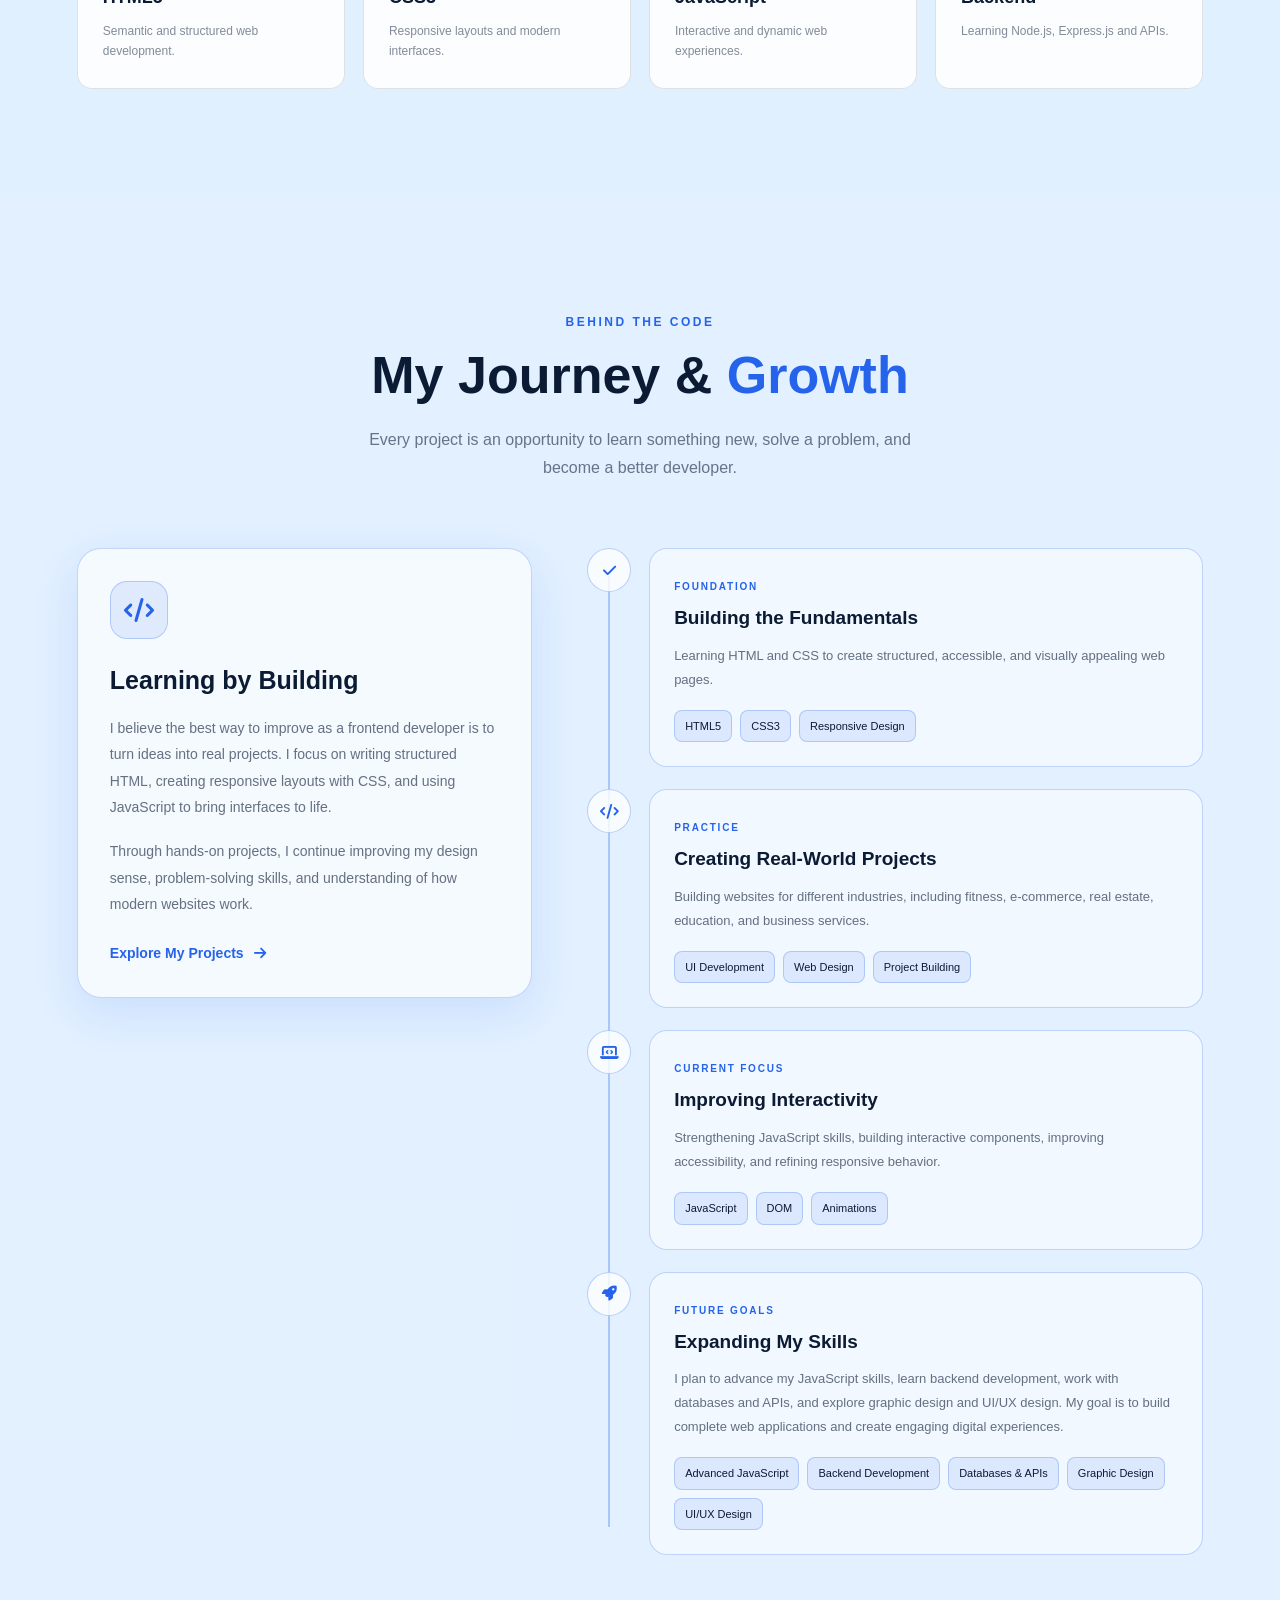
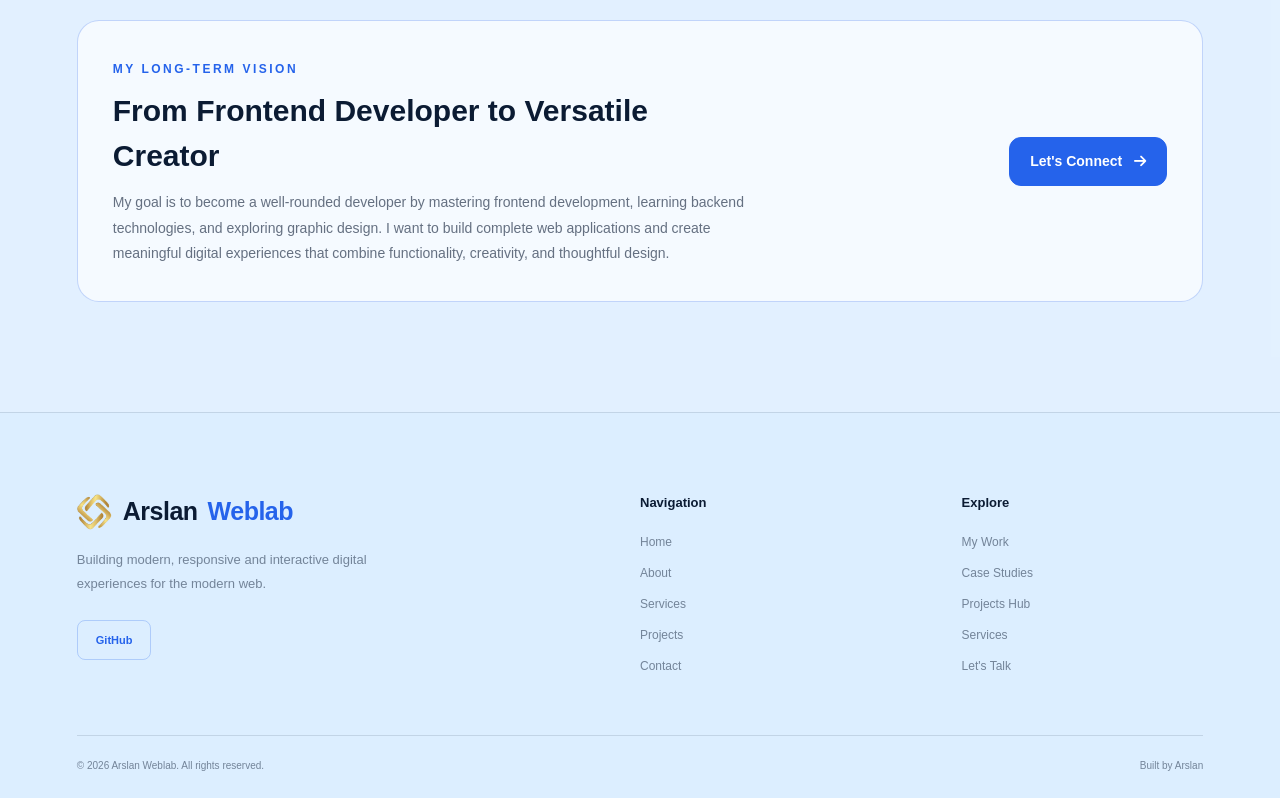
<file: pages/about.html>
<!DOCTYPE html>
<html lang="en">

<head>
    <meta charset="UTF-8">
    <meta name="viewport" content="width=device-width, initial-scale=1.0">
    <title>About | Arslan Weblab</title>
    <link rel="icon" type="image/png" href="../assets/logo/logo.webp">

    <link rel="stylesheet" href="../css/style.css">
    <link rel="stylesheet" href="../css/components.css">
    <link rel="stylesheet" href="../css/pages.css">
    <link rel="stylesheet" href="../css/responsive.css">
    <link rel="icon" href="../assets/logo/logo.png" type="image/png">
    <link rel="stylesheet" href="https://cdnjs.cloudflare.com/ajax/libs/font-awesome/6.7.2/css/all.min.css">

    <noscript>
        <style>
            #pageLoader {
                display: none !important;
            }
        </style>
    </noscript>
    <script>
        (function () {
            var validThemes = ["system", "dark-blue", "light-blue", "white", "multi"];
            var saved = "system";
            try {
                var stored = localStorage.getItem("selectedTheme") || localStorage.getItem("arslanWeblabTheme");
                if (stored === "black") {
                    saved = "dark-blue";
                } else if (validThemes.indexOf(stored) !== -1) {
                    saved = stored;
                }
            } catch (e) {
                saved = "system";
            }
            var systemDark = window.matchMedia && window.matchMedia("(prefers-color-scheme: dark)").matches;
            var applied = saved === "system" ? (systemDark ? "dark-blue" : "light-blue") : saved;
            document.documentElement.setAttribute("data-theme", applied);
            document.documentElement.setAttribute("data-selected-theme", saved);
        })();
    </script>
</head>

<body>

    <div id="pageLoader" class="page-loader" aria-hidden="true">
        <div class="loader-track">
            <div class="loader-bar"></div>
        </div>
    </div>



    <header class="site-header">

        <nav class="navbar" aria-label="Main Navigation">

            <a href="../index.html" class="brand">
                <img src="../assets/logo/logo.webp" alt="Arslan Weblab Logo">
                Arslan<span> Weblab</span>
            </a>

            <div class="nav-links">
                <a href="../index.html" class="nav-link">Home</a>
                <a href="projects.html" class="nav-link">Projects</a>
                <a href="services.html" class="nav-link">Services</a>
                <a href="about.html" class="nav-link active">About</a>
                <a href="about.html#skills" class="nav-link">Skills</a>
            </div>

            <div class="nav-actions">

                <div class="theme-switcher">
                    <button class="theme-toggle-btn" id="themeToggleBtn" type="button" aria-expanded="false"
                        aria-controls="themeOptions" aria-label="Theme menu">
                        <span class="theme-toggle-icon">◐</span>
                        <span>Theme</span>
                        <span class="theme-toggle-arrow">⌄</span>
                    </button>

                    <div class="theme-options" id="themeOptions" hidden>
                        <div class="theme-options-heading">Choose a Theme</div>

                        <button class="theme-option" type="button" data-theme-option="system" aria-pressed="false">
                            <span class="theme-preview theme-preview-system"></span>
                            <span class="theme-option-name">System Theme</span>
                            <span class="theme-check"></span>
                        </button>

                        <button class="theme-option" type="button" data-theme-option="dark-blue" aria-pressed="false">
                            <span class="theme-preview theme-preview-dark"></span>
                            <span class="theme-option-name">Dark Blue</span>
                            <span class="theme-check"></span>
                        </button>

                        <button class="theme-option" type="button" data-theme-option="light-blue" aria-pressed="false">
                            <span class="theme-preview theme-preview-light-blue"></span>
                            <span class="theme-option-name">Light Blue</span>
                            <span class="theme-check"></span>
                        </button>

                        <button class="theme-option" type="button" data-theme-option="white" aria-pressed="false">
                            <span class="theme-preview theme-preview-white"></span>
                            <span class="theme-option-name">Pure White</span>
                            <span class="theme-check"></span>
                        </button>

                        <button class="theme-option" type="button" data-theme-option="multi" aria-pressed="false">
                            <span class="theme-preview theme-preview-multi"></span>
                            <span class="theme-option-name">Multicolor</span>
                            <span class="theme-check"></span>
                        </button>
                    </div>
                </div>

                <button class="more-button" id="moreButton" type="button" aria-label="Open more navigation"
                    aria-expanded="false" aria-controls="moreMenu" title="More">
                    ⋮
                </button>

                <a href="contact.html" class="nav-cta">Let's Talk</a>

            </div>

            <button class="mobile-menu-button" id="mobileMenuButton" type="button" aria-label="Open navigation menu"
                aria-expanded="false" aria-controls="mobileMenu">
                <span></span>
                <span></span>
                <span></span>
            </button>

        </nav>

        <div class="more-menu" id="moreMenu" aria-label="More navigation links">
            <a href="case-studies.html">
                <span>Case Studies</span>
                <span>↗</span>
            </a>
            <a href="services.html#process">
                <span>Process</span>
                <span>↗</span>
            </a>
            <a href="about.html#testimonials">
                <span>Testimonials</span>
                <span>↗</span>
            </a>
            <a href="https://github.com/arslansahil850-alt" target="_blank" rel="noopener noreferrer">
                <span>GitHub</span>
                <span>↗</span>
            </a>
            <a href="about.html#developer">
                <span>Developer</span>
                <span>↗</span>
            </a>
        </div>

        <div class="mobile-menu" id="mobileMenu" aria-label="Mobile Navigation">


            <div class="mobile-menu-section mobile-primary-nav">
                <div class="mobile-section-label">Navigation</div>
                <div class="mobile-menu-links">
                    <a href="../index.html" class="mobile-nav-link">Home</a>
                    <a href="projects.html" class="mobile-nav-link">Projects</a>
                    <a href="services.html" class="mobile-nav-link">Services</a>
                    <a href="about.html" class="mobile-nav-link active">About</a>
                    <a href="about.html#skills" class="mobile-nav-link">Skills</a>
                </div>
            </div>


            <div class="mobile-menu-section mobile-additional-nav">
                <div class="mobile-section-label">More Links</div>
                <div class="mobile-menu-links">
                    <a href="case-studies.html" class="mobile-nav-link">
                        <span>Case Studies</span>
                        <span class="mobile-nav-arrow">↗</span>
                    </a>
                    <a href="services.html#process" class="mobile-nav-link">
                        <span>Process</span>
                        <span class="mobile-nav-arrow">↗</span>
                    </a>
                    <a href="about.html#testimonials" class="mobile-nav-link">
                        <span>Testimonials</span>
                        <span class="mobile-nav-arrow">↗</span>
                    </a>
                    <a href="https://github.com/arslansahil850-alt" target="_blank" rel="noopener noreferrer"
                        class="mobile-nav-link">
                        <span>GitHub</span>
                        <span class="mobile-nav-arrow">↗</span>
                    </a>
                    <a href="about.html#developer" class="mobile-nav-link">
                        <span>Developer</span>
                        <span class="mobile-nav-arrow">↗</span>
                    </a>
                </div>
            </div>


            <div class="mobile-menu-section mobile-theme-section">
                <div class="mobile-theme-wrapper">
                    <button class="mobile-theme-button" id="mobileThemeButton" type="button" aria-expanded="false"
                        aria-controls="mobileThemeOptions">
                        <span class="mobile-theme-button-left">
                            <span class="theme-toggle-icon">◐</span>
                            <span>Theme:</span>
                            <strong id="mobileThemeName">Multicolor</strong>
                        </span>
                        <span class="mobile-extra-arrow">⌄</span>
                    </button>

                    <div class="mobile-theme-options" id="mobileThemeOptions" hidden>
                        <button class="theme-option" type="button" data-theme-option="system" aria-pressed="false">
                            <span class="theme-preview theme-preview-system"></span>
                            <span class="theme-option-name">System Theme</span>
                            <span class="theme-check"></span>
                        </button>

                        <button class="theme-option" type="button" data-theme-option="dark-blue" aria-pressed="false">
                            <span class="theme-preview theme-preview-dark"></span>
                            <span class="theme-option-name">Dark Blue</span>
                            <span class="theme-check"></span>
                        </button>

                        <button class="theme-option" type="button" data-theme-option="light-blue" aria-pressed="false">
                            <span class="theme-preview theme-preview-light-blue"></span>
                            <span class="theme-option-name">Light Blue</span>
                            <span class="theme-check"></span>
                        </button>

                        <button class="theme-option" type="button" data-theme-option="white" aria-pressed="false">
                            <span class="theme-preview theme-preview-white"></span>
                            <span class="theme-option-name">Pure White</span>
                            <span class="theme-check"></span>
                        </button>

                        <button class="theme-option" type="button" data-theme-option="multi" aria-pressed="false">
                            <span class="theme-preview theme-preview-multi"></span>
                            <span class="theme-option-name">Multicolor</span>
                            <span class="theme-check"></span>
                        </button>
                    </div>
                </div>
            </div>


            <div class="mobile-menu-section mobile-contact-section">
                <a href="contact.html" class="mobile-cta">
                    <span>Let's Talk</span>
                    <span>→</span>
                </a>
            </div>

        </div>

    </header>

    <main>

        <section class="page-hero">
            <div class="page-hero-container">

                <span class="section-label">ABOUT ME</span>

                <h1>
                    Building My
                    <span>Journey In Web Development</span>
                </h1>

                <p>
                    I'm Arslan, a web developer focused on creating modern,
                    responsive and interactive digital experiences.
                </p>

            </div>
        </section>

        <section class="about-page-section" id="developer">
            <div class="about-page-container">

                <div class="about-page-content">

                    <span class="section-label">MY STORY</span>

                    <h2>
                        From Learning Code To
                        <span>Building Projects</span>
                    </h2>

                    <p>
                        My journey in web development started with learning
                        the fundamentals of HTML, CSS and JavaScript.
                        Since then, I've focused on building practical
                        projects that help me turn what I learn into real
                        experiences.
                    </p>

                    <p>
                        I enjoy working on responsive interfaces,
                        interactive web applications and modern website
                        experiences. Each project gives me an opportunity
                        to improve my skills and explore new technologies.
                    </p>

                    <p>
                        I'm continuously expanding my knowledge across
                        frontend and backend development while building
                        projects that reflect my progress as a developer.
                    </p>

                </div>

                <div class="about-page-card">

                    <div class="about-page-card-top">
                        <span>ARSLAN</span>
                        <span>WEBLAB</span>
                    </div>

                    <div class="about-page-card-main">
                        <strong>WEB</strong>
                        <span>DEVELOPER</span>
                    </div>

                    <div class="about-page-card-bottom">
                        <span>CREATE</span>
                        <span>LEARN</span>
                        <span>BUILD</span>
                    </div>

                </div>

            </div>
        </section>

        <section class="about-skills-preview" id="skills">
            <div class="about-skills-container">

                <div class="about-skills-heading">
                    <span class="section-label">WHAT I WORK WITH</span>

                    <h2>
                        My Core
                        <span>Technologies</span>
                    </h2>
                </div>

                <div class="about-skills-grid">

                    <div class="about-skill-item">
                        <span>01</span>
                        <h3>HTML5</h3>
                        <p>Semantic and structured web development.</p>
                    </div>

                    <div class="about-skill-item">
                        <span>02</span>
                        <h3>CSS3</h3>
                        <p>Responsive layouts and modern interfaces.</p>
                    </div>

                    <div class="about-skill-item">
                        <span>03</span>
                        <h3>JavaScript</h3>
                        <p>Interactive and dynamic web experiences.</p>
                    </div>

                    <div class="about-skill-item">
                        <span>04</span>
                        <h3>Backend</h3>
                        <p>Learning Node.js, Express.js and APIs.</p>
                    </div>

                </div>

            </div>
        </section>

        <section class="journey-section" id="journey">
            <div class="journey-container">

                <div class="journey-heading">
                    <span class="journey-eyebrow">BEHIND THE CODE</span>
                    <h2>My Journey & <span>Growth</span></h2>
                    <p>
                        Every project is an opportunity to learn something new,
                        solve a problem, and become a better developer.
                    </p>
                </div>

                <div class="journey-content">

                    <div class="journey-intro">
                        <div class="journey-icon">
                            <i class="fas fa-code"></i>
                        </div>

                        <h3>Learning by Building</h3>

                        <p>
                            I believe the best way to improve as a frontend developer
                            is to turn ideas into real projects. I focus on writing
                            structured HTML, creating responsive layouts with CSS,
                            and using JavaScript to bring interfaces to life.
                        </p>

                        <p>
                            Through hands-on projects, I continue improving my
                            design sense, problem-solving skills, and understanding
                            of how modern websites work.
                        </p>

                        <a href="projects.html" class="journey-link">
                            Explore My Projects
                            <i class="fas fa-arrow-right"></i>
                        </a>
                    </div>

                    <div class="journey-timeline">

                        <article class="journey-step">
                            <div class="journey-step-marker">
                                <i class="fas fa-check"></i>
                            </div>

                            <div class="journey-step-content">
                                <span class="journey-step-label">FOUNDATION</span>
                                <h3>Building the Fundamentals</h3>
                                <p>
                                    Learning HTML and CSS to create structured,
                                    accessible, and visually appealing web pages.
                                </p>
                                <div class="journey-tags">
                                    <span>HTML5</span>
                                    <span>CSS3</span>
                                    <span>Responsive Design</span>
                                </div>
                            </div>
                        </article>

                        <article class="journey-step">
                            <div class="journey-step-marker">
                                <i class="fas fa-code"></i>
                            </div>

                            <div class="journey-step-content">
                                <span class="journey-step-label">PRACTICE</span>
                                <h3>Creating Real-World Projects</h3>
                                <p>
                                    Building websites for different industries,
                                    including fitness, e-commerce, real estate,
                                    education, and business services.
                                </p>
                                <div class="journey-tags">
                                    <span>UI Development</span>
                                    <span>Web Design</span>
                                    <span>Project Building</span>
                                </div>
                            </div>
                        </article>

                        <article class="journey-step">
                            <div class="journey-step-marker">
                                <i class="fas fa-laptop-code"></i>
                            </div>

                            <div class="journey-step-content">
                                <span class="journey-step-label">CURRENT FOCUS</span>
                                <h3>Improving Interactivity</h3>
                                <p>
                                    Strengthening JavaScript skills, building
                                    interactive components, improving accessibility,
                                    and refining responsive behavior.
                                </p>
                                <div class="journey-tags">
                                    <span>JavaScript</span>
                                    <span>DOM</span>
                                    <span>Animations</span>
                                </div>
                            </div>
                        </article>

                        <article class="journey-step journey-step-future">
                            <div class="journey-step-marker">
                                <i class="fas fa-rocket"></i>
                            </div>

                            <div class="journey-step-content">
                                <span class="journey-step-label">FUTURE GOALS</span>
                                <h3>Expanding My Skills</h3>
                                <p>
                                    I plan to advance my JavaScript skills, learn backend development,
                                    work with databases and APIs, and explore graphic design and UI/UX
                                    design. My goal is to build complete web applications and create
                                    engaging digital experiences.
                                </p>

                                <div class="journey-tags">
                                    <span>Advanced JavaScript</span>
                                    <span>Backend Development</span>
                                    <span>Databases & APIs</span>
                                    <span>Graphic Design</span>
                                    <span>UI/UX Design</span>
                                </div>
                            </div>
                        </article>

                    </div>
                </div>

                <div class="journey-bottom" id="testimonials">
                    <div>
                        <span class="journey-bottom-label">MY LONG-TERM VISION</span>
                        <h3>From Frontend Developer to Versatile Creator</h3>
                        <p>
                            My goal is to become a well-rounded developer by mastering frontend
                            development, learning backend technologies, and exploring graphic
                            design. I want to build complete web applications and create
                            meaningful digital experiences that combine functionality,
                            creativity, and thoughtful design.
                        </p>
                    </div>

                    <a href="contact.html" class="journey-contact-btn">
                        Let's Connect
                        <i class="fas fa-arrow-right"></i>
                    </a>
                </div>
            </div>
        </section>

    </main>

    <footer class="site-footer">
        <div class="footer-container">

            <div class="footer-main">

                <div class="footer-brand">
                    <a href="../index.html" class="footer-logo">
                        <img src="../assets/logo/logo.webp" alt="Arslan Weblab Logo">
                        Arslan <span>Weblab</span>
                    </a>

                    <p>
                        Building modern, responsive and interactive
                        digital experiences for the modern web.
                    </p>

                    <a href="https://github.com/arslansahil850-alt" target="_blank" rel="noopener noreferrer"
                        class="footer-github">
                        GitHub
                    </a>
                </div>

                <div class="footer-links-group">
                    <h3>Navigation</h3>

                    <a href="../index.html">Home</a>
                    <a href="about.html">About</a>
                    <a href="services.html">Services</a>
                    <a href="projects.html">Projects</a>
                    <a href="contact.html">Contact</a>
                </div>

                <div class="footer-links-group">
                    <h3>Explore</h3>

                    <a href="projects.html">My Work</a>
                    <a href="case-studies.html">Case Studies</a>
                    <a href="https://myprojects-hub.netlify.app/" target="_blank">Projects Hub</a>
                    <a href="services.html">Services</a>
                    <a href="contact.html">Let's Talk</a>
                </div>

            </div>

            <div class="footer-bottom">
                <span>© 2026 Arslan Weblab. All rights reserved.</span>
                <span>Built by Arslan</span>
            </div>

        </div>
    </footer>

    <!-- Back to Top Button -->
    <button id="backToTop" class="back-to-top" aria-label="Back to top" title="Back to top">
        <svg xmlns="http://www.w3.org/2000/svg" width="20" height="20" viewBox="0 0 24 24" fill="none"
            stroke="currentColor" stroke-width="2.5" stroke-linecap="round" stroke-linejoin="round">
            <polyline points="18 15 12 9 6 15"></polyline>
        </svg>
    </button>

    <script src="../js/main.js"></script>
    <script src="../js/animations.js"></script>


</body>

</html>
</file>
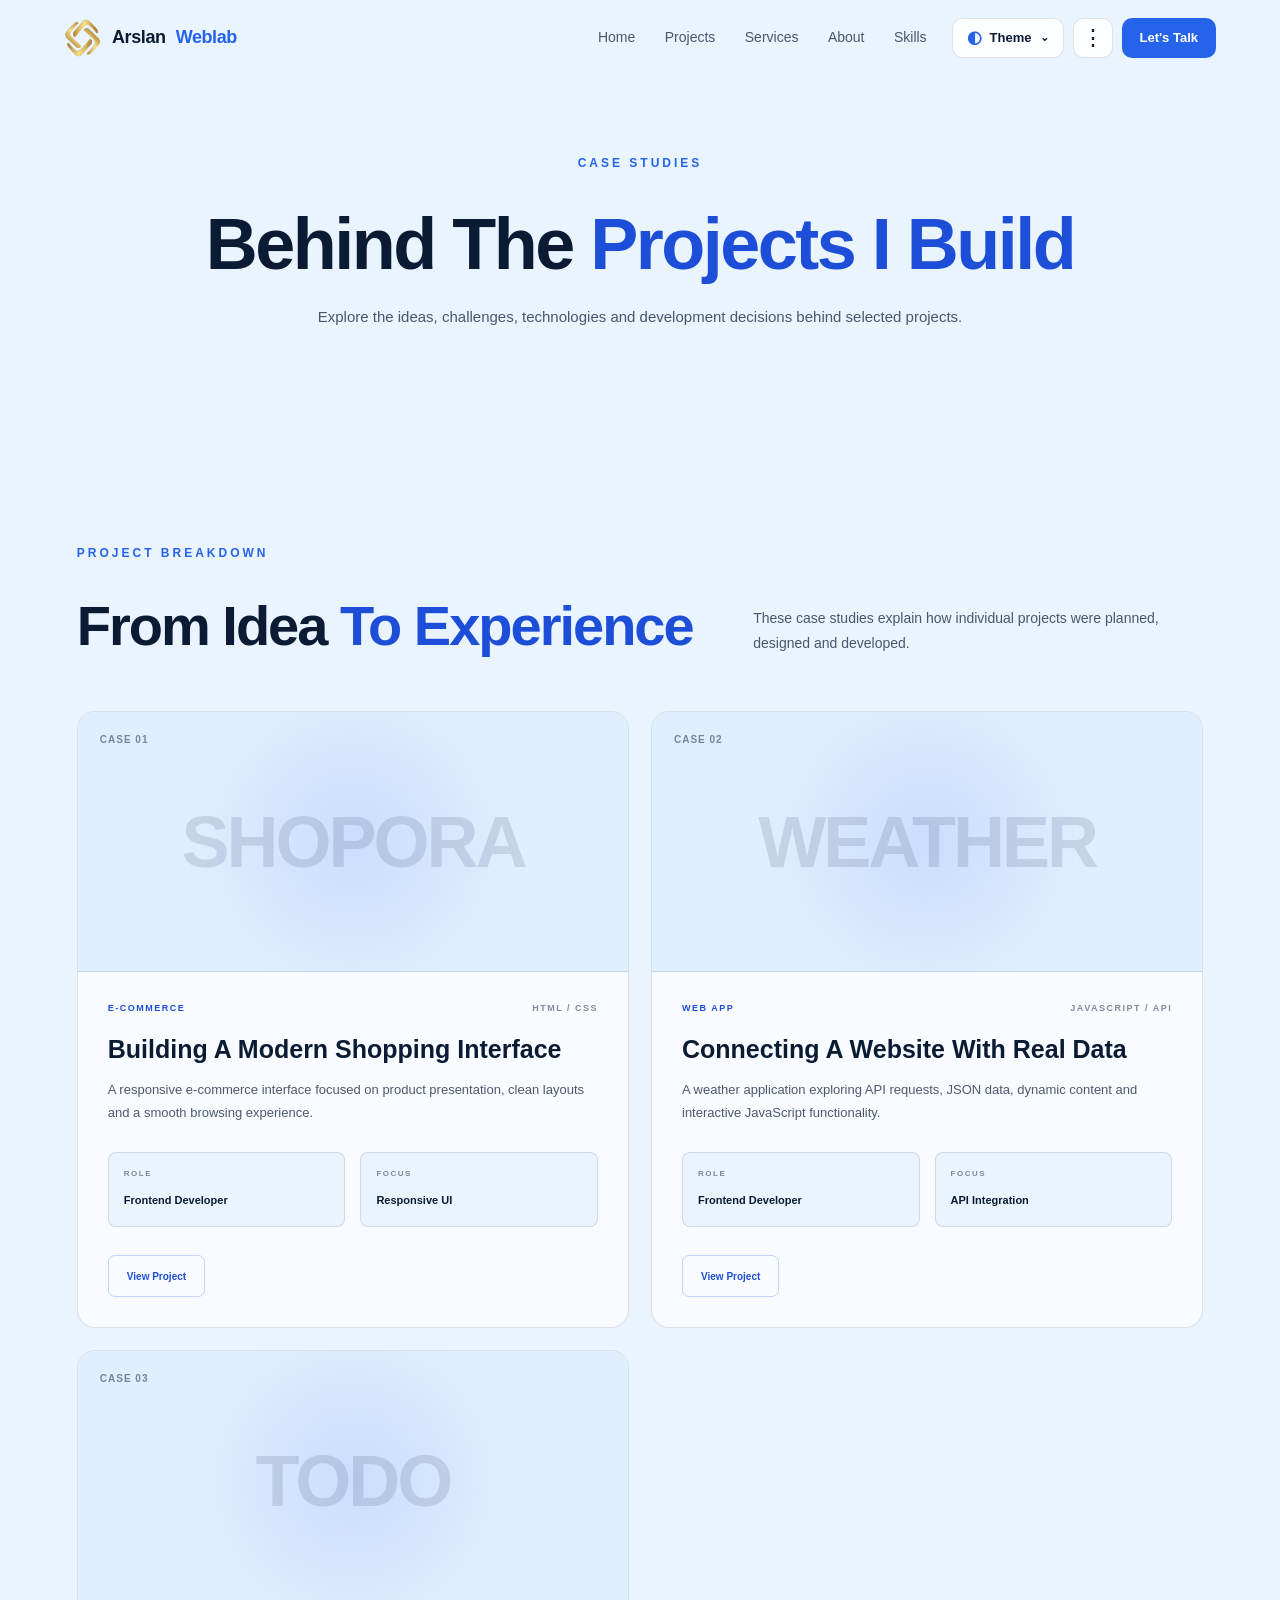
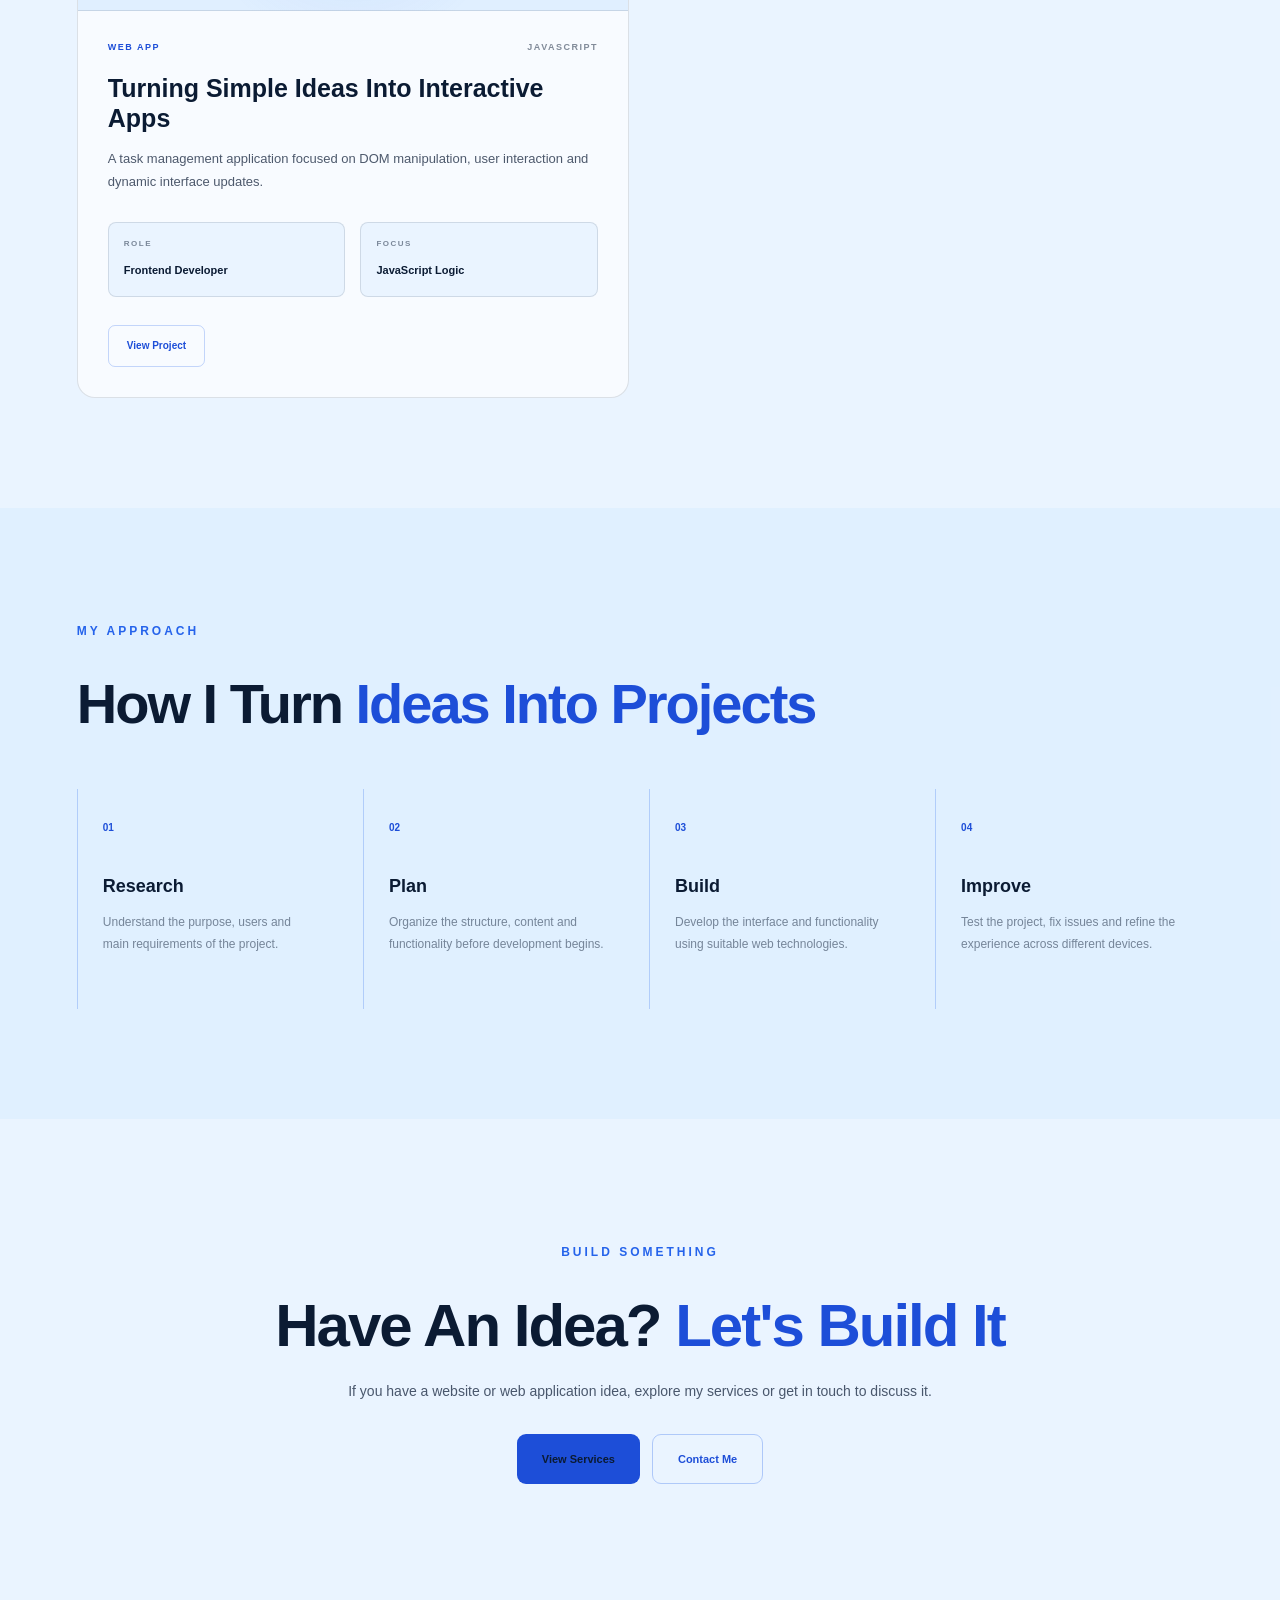
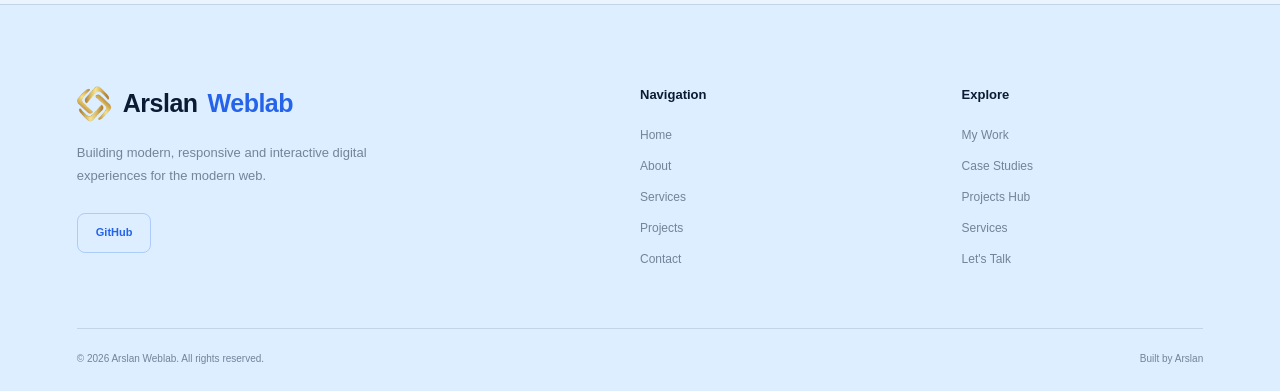
<file: pages/case-studies.html>
<!DOCTYPE html>
<html lang="en">

<head>
    <meta charset="UTF-8">
    <meta name="viewport" content="width=device-width, initial-scale=1.0">
    <title>Case Studies | Arslan Weblab</title>
    <link rel="icon" type="image/png" href="../assets/logo/logo.webp">

    <link rel="stylesheet" href="../css/style.css">
    <link rel="stylesheet" href="../css/components.css">
    <link rel="stylesheet" href="../css/pages.css">
    <link rel="stylesheet" href="../css/responsive.css">
    <link rel="icon" href="../assets/logo/logo.png" type="image/png">

    <noscript>
        <style>
            #pageLoader {
                display: none !important;
            }
        </style>
    </noscript>
    <script>
        (function () {
            var validThemes = ["system", "dark-blue", "light-blue", "white", "multi"];
            var saved = "system";
            try {
                var stored = localStorage.getItem("selectedTheme") || localStorage.getItem("arslanWeblabTheme");
                if (stored === "black") {
                    saved = "dark-blue";
                } else if (validThemes.indexOf(stored) !== -1) {
                    saved = stored;
                }
            } catch (e) {
                saved = "system";
            }
            var systemDark = window.matchMedia && window.matchMedia("(prefers-color-scheme: dark)").matches;
            var applied = saved === "system" ? (systemDark ? "dark-blue" : "light-blue") : saved;
            document.documentElement.setAttribute("data-theme", applied);
            document.documentElement.setAttribute("data-selected-theme", saved);
        })();
    </script>
</head>


<body>

    <div id="pageLoader" class="page-loader" aria-hidden="true">
        <div class="loader-track">
            <div class="loader-bar"></div>
        </div>
    </div>

    <header class="site-header">

        <nav class="navbar" aria-label="Main Navigation">

            <a href="../index.html" class="brand">
                <img src="../assets/logo/logo.webp" alt="Arslan Weblab Logo">
                Arslan<span> Weblab</span>
            </a>

            <div class="nav-links">
                <a href="../index.html" class="nav-link">Home</a>
                <a href="projects.html" class="nav-link">Projects</a>
                <a href="services.html" class="nav-link">Services</a>
                <a href="about.html" class="nav-link">About</a>
                <a href="about.html#skills" class="nav-link">Skills</a>
            </div>

            <div class="nav-actions">

                <div class="theme-switcher">
                    <button class="theme-toggle-btn" id="themeToggleBtn" type="button" aria-expanded="false"
                        aria-controls="themeOptions" aria-label="Theme menu">
                        <span class="theme-toggle-icon">◐</span>
                        <span>Theme</span>
                        <span class="theme-toggle-arrow">⌄</span>
                    </button>

                    <div class="theme-options" id="themeOptions" hidden>
                        <div class="theme-options-heading">Choose a Theme</div>

                        <button class="theme-option" type="button" data-theme-option="system" aria-pressed="false">
                            <span class="theme-preview theme-preview-system"></span>
                            <span class="theme-option-name">System Theme</span>
                            <span class="theme-check"></span>
                        </button>

                        <button class="theme-option" type="button" data-theme-option="dark-blue" aria-pressed="false">
                            <span class="theme-preview theme-preview-dark"></span>
                            <span class="theme-option-name">Dark Blue</span>
                            <span class="theme-check"></span>
                        </button>

                        <button class="theme-option" type="button" data-theme-option="light-blue" aria-pressed="false">
                            <span class="theme-preview theme-preview-light-blue"></span>
                            <span class="theme-option-name">Light Blue</span>
                            <span class="theme-check"></span>
                        </button>

                        <button class="theme-option" type="button" data-theme-option="white" aria-pressed="false">
                            <span class="theme-preview theme-preview-white"></span>
                            <span class="theme-option-name">Pure White</span>
                            <span class="theme-check"></span>
                        </button>

                        <button class="theme-option" type="button" data-theme-option="multi" aria-pressed="false">
                            <span class="theme-preview theme-preview-multi"></span>
                            <span class="theme-option-name">Multicolor</span>
                            <span class="theme-check"></span>
                        </button>
                    </div>
                </div>

                <button class="more-button" id="moreButton" type="button" aria-label="Open more navigation"
                    aria-expanded="false" aria-controls="moreMenu" title="More">
                    ⋮
                </button>

                <a href="contact.html" class="nav-cta">Let's Talk</a>

            </div>

            <button class="mobile-menu-button" id="mobileMenuButton" type="button" aria-label="Open navigation menu"
                aria-expanded="false" aria-controls="mobileMenu">
                <span></span>
                <span></span>
                <span></span>
            </button>

        </nav>

        <div class="more-menu" id="moreMenu" aria-label="More navigation links">
            <a href="case-studies.html" class="active">
                <span>Case Studies</span>
                <span>↗</span>
            </a>
            <a href="services.html#process">
                <span>Process</span>
                <span>↗</span>
            </a>
            <a href="about.html#testimonials">
                <span>Testimonials</span>
                <span>↗</span>
            </a>
            <a href="https://github.com/arslansahil850-alt" target="_blank" rel="noopener noreferrer">
                <span>GitHub</span>
                <span>↗</span>
            </a>
            <a href="about.html#developer">
                <span>Developer</span>
                <span>↗</span>
            </a>
        </div>

        <div class="mobile-menu" id="mobileMenu" aria-label="Mobile Navigation">


            <div class="mobile-menu-section mobile-primary-nav">
                <div class="mobile-section-label">Navigation</div>
                <div class="mobile-menu-links">
                    <a href="../index.html" class="mobile-nav-link">Home</a>
                    <a href="projects.html" class="mobile-nav-link">Projects</a>
                    <a href="services.html" class="mobile-nav-link">Services</a>
                    <a href="about.html" class="mobile-nav-link">About</a>
                    <a href="about.html#skills" class="mobile-nav-link">Skills</a>
                </div>
            </div>


            <div class="mobile-menu-section mobile-additional-nav">
                <div class="mobile-section-label">More Links</div>
                <div class="mobile-menu-links">
                    <a href="case-studies.html" class="mobile-nav-link active">
                        <span>Case Studies</span>
                        <span class="mobile-nav-arrow">↗</span>
                    </a>
                    <a href="services.html#process" class="mobile-nav-link">
                        <span>Process</span>
                        <span class="mobile-nav-arrow">↗</span>
                    </a>
                    <a href="about.html#testimonials" class="mobile-nav-link">
                        <span>Testimonials</span>
                        <span class="mobile-nav-arrow">↗</span>
                    </a>
                    <a href="https://github.com/arslansahil850-alt" target="_blank" rel="noopener noreferrer"
                        class="mobile-nav-link">
                        <span>GitHub</span>
                        <span class="mobile-nav-arrow">↗</span>
                    </a>
                    <a href="about.html#developer" class="mobile-nav-link">
                        <span>Developer</span>
                        <span class="mobile-nav-arrow">↗</span>
                    </a>
                </div>
            </div>


            <div class="mobile-menu-section mobile-theme-section">
                <div class="mobile-theme-wrapper">
                    <button class="mobile-theme-button" id="mobileThemeButton" type="button" aria-expanded="false"
                        aria-controls="mobileThemeOptions">
                        <span class="mobile-theme-button-left">
                            <span class="theme-toggle-icon">◐</span>
                            <span>Theme:</span>
                            <strong id="mobileThemeName">Multicolor</strong>
                        </span>
                        <span class="mobile-extra-arrow">⌄</span>
                    </button>

                    <div class="mobile-theme-options" id="mobileThemeOptions" hidden>
                        <button class="theme-option" type="button" data-theme-option="system" aria-pressed="false">
                            <span class="theme-preview theme-preview-system"></span>
                            <span class="theme-option-name">System Theme</span>
                            <span class="theme-check"></span>
                        </button>

                        <button class="theme-option" type="button" data-theme-option="dark-blue" aria-pressed="false">
                            <span class="theme-preview theme-preview-dark"></span>
                            <span class="theme-option-name">Dark Blue</span>
                            <span class="theme-check"></span>
                        </button>

                        <button class="theme-option" type="button" data-theme-option="light-blue" aria-pressed="false">
                            <span class="theme-preview theme-preview-light-blue"></span>
                            <span class="theme-option-name">Light Blue</span>
                            <span class="theme-check"></span>
                        </button>

                        <button class="theme-option" type="button" data-theme-option="white" aria-pressed="false">
                            <span class="theme-preview theme-preview-white"></span>
                            <span class="theme-option-name">Pure White</span>
                            <span class="theme-check"></span>
                        </button>

                        <button class="theme-option" type="button" data-theme-option="multi" aria-pressed="false">
                            <span class="theme-preview theme-preview-multi"></span>
                            <span class="theme-option-name">Multicolor</span>
                            <span class="theme-check"></span>
                        </button>
                    </div>
                </div>
            </div>


            <div class="mobile-menu-section mobile-contact-section">
                <a href="contact.html" class="mobile-cta">
                    <span>Let's Talk</span>
                    <span>→</span>
                </a>
            </div>

        </div>

    </header>

    <main>

        <section class="page-hero">
            <div class="page-hero-container">

                <span class="section-label">CASE STUDIES</span>

                <h1>
                    Behind The
                    <span>Projects I Build</span>
                </h1>

                <p>
                    Explore the ideas, challenges, technologies and development
                    decisions behind selected projects.
                </p>

            </div>
        </section>

        <section class="case-studies-section">
            <div class="case-studies-container">

                <div class="case-studies-heading">

                    <div>
                        <span class="section-label">PROJECT BREAKDOWN</span>

                        <h2>
                            From Idea
                            <span>To Experience</span>
                        </h2>
                    </div>

                    <p>
                        These case studies explain how individual projects
                        were planned, designed and developed.
                    </p>

                </div>

                <div class="case-studies-grid">

                    <article class="case-study-card">

                        <div class="case-study-visual">
                            <span>CASE 01</span>
                            <strong>SHOPORA</strong>
                        </div>

                        <div class="case-study-content">

                            <div class="case-study-meta">
                                <span>E-COMMERCE</span>
                                <span>HTML / CSS</span>
                            </div>

                            <h3>
                                Building A Modern
                                Shopping Interface
                            </h3>

                            <p>
                                A responsive e-commerce interface focused on
                                product presentation, clean layouts and a smooth
                                browsing experience.
                            </p>

                            <div class="case-study-details">

                                <div>
                                    <span>ROLE</span>
                                    <strong>Frontend Developer</strong>
                                </div>

                                <div>
                                    <span>FOCUS</span>
                                    <strong>Responsive UI</strong>
                                </div>

                            </div>

                            <a href="projects.html" class="case-study-link">
                                View Project
                            </a>

                        </div>

                    </article>

                    <article class="case-study-card">

                        <div class="case-study-visual">
                            <span>CASE 02</span>
                            <strong>WEATHER</strong>
                        </div>

                        <div class="case-study-content">

                            <div class="case-study-meta">
                                <span>WEB APP</span>
                                <span>JAVASCRIPT / API</span>
                            </div>

                            <h3>
                                Connecting A Website
                                With Real Data
                            </h3>

                            <p>
                                A weather application exploring API requests,
                                JSON data, dynamic content and interactive
                                JavaScript functionality.
                            </p>

                            <div class="case-study-details">

                                <div>
                                    <span>ROLE</span>
                                    <strong>Frontend Developer</strong>
                                </div>

                                <div>
                                    <span>FOCUS</span>
                                    <strong>API Integration</strong>
                                </div>

                            </div>

                            <a href="projects.html" class="case-study-link">
                                View Project
                            </a>

                        </div>

                    </article>

                    <article class="case-study-card">

                        <div class="case-study-visual">
                            <span>CASE 03</span>
                            <strong>TODO</strong>
                        </div>

                        <div class="case-study-content">

                            <div class="case-study-meta">
                                <span>WEB APP</span>
                                <span>JAVASCRIPT</span>
                            </div>

                            <h3>
                                Turning Simple Ideas
                                Into Interactive Apps
                            </h3>

                            <p>
                                A task management application focused on DOM
                                manipulation, user interaction and dynamic
                                interface updates.
                            </p>

                            <div class="case-study-details">

                                <div>
                                    <span>ROLE</span>
                                    <strong>Frontend Developer</strong>
                                </div>

                                <div>
                                    <span>FOCUS</span>
                                    <strong>JavaScript Logic</strong>
                                </div>

                            </div>

                            <a href="projects.html" class="case-study-link">
                                View Project
                            </a>

                        </div>

                    </article>

                </div>

            </div>
        </section>

        <section class="case-study-process-section">
            <div class="case-study-process-container">

                <div class="case-study-process-heading">

                    <span class="section-label">MY APPROACH</span>

                    <h2>
                        How I Turn
                        <span>Ideas Into Projects</span>
                    </h2>

                </div>

                <div class="case-study-process-grid">

                    <div class="case-study-process-item">
                        <span>01</span>
                        <h3>Research</h3>
                        <p>
                            Understand the purpose, users and main requirements
                            of the project.
                        </p>
                    </div>

                    <div class="case-study-process-item">
                        <span>02</span>
                        <h3>Plan</h3>
                        <p>
                            Organize the structure, content and functionality
                            before development begins.
                        </p>
                    </div>

                    <div class="case-study-process-item">
                        <span>03</span>
                        <h3>Build</h3>
                        <p>
                            Develop the interface and functionality using
                            suitable web technologies.
                        </p>
                    </div>

                    <div class="case-study-process-item">
                        <span>04</span>
                        <h3>Improve</h3>
                        <p>
                            Test the project, fix issues and refine the
                            experience across different devices.
                        </p>
                    </div>

                </div>

            </div>
        </section>

        <section class="case-study-cta-section">
            <div class="case-study-cta-container">

                <span class="section-label">BUILD SOMETHING</span>

                <h2>
                    Have An Idea?
                    <span>Let's Build It</span>
                </h2>

                <p>
                    If you have a website or web application idea,
                    explore my services or get in touch to discuss it.
                </p>

                <div class="case-study-cta-buttons">

                    <a href="services.html" class="case-study-cta-primary">
                        View Services
                    </a>

                    <a href="contact.html" class="case-study-cta-secondary">
                        Contact Me
                    </a>

                </div>

            </div>
        </section>

    </main>

    <footer class="site-footer">
        <div class="footer-container">

            <div class="footer-main">

                <div class="footer-brand">
                    <a href="../index.html" class="footer-logo">
                        <img src="../assets/logo/logo.webp" alt="Arslan Weblab Logo">
                        Arslan <span>Weblab</span>
                    </a>

                    <p>
                        Building modern, responsive and interactive
                        digital experiences for the modern web.
                    </p>

                    <a href="https://github.com/arslansahil850-alt" target="_blank" rel="noopener noreferrer"
                        class="footer-github">
                        GitHub
                    </a>
                </div>

                <div class="footer-links-group">
                    <h3>Navigation</h3>

                    <a href="../index.html">Home</a>
                    <a href="about.html">About</a>
                    <a href="services.html">Services</a>
                    <a href="projects.html">Projects</a>
                    <a href="contact.html">Contact</a>
                </div>

                <div class="footer-links-group">
                    <h3>Explore</h3>

                    <a href="projects.html">My Work</a>
                    <a href="case-studies.html">Case Studies</a>
                    <a href="https://myprojects-hub.netlify.app/" target="_blank">Projects Hub</a>
                    <a href="services.html">Services</a>
                    <a href="contact.html">Let's Talk</a>
                </div>

            </div>

            <div class="footer-bottom">
                <span>© 2026 Arslan Weblab. All rights reserved.</span>
                <span>Built by Arslan</span>
            </div>

        </div>
    </footer>

    <!-- Back to Top Button -->
    <button id="backToTop" class="back-to-top" aria-label="Back to top" title="Back to top">
        <svg xmlns="http://www.w3.org/2000/svg" width="20" height="20" viewBox="0 0 24 24" fill="none"
            stroke="currentColor" stroke-width="2.5" stroke-linecap="round" stroke-linejoin="round">
            <polyline points="18 15 12 9 6 15"></polyline>
        </svg>
    </button>

    <script src="../js/main.js"></script>
    <script src="../js/animations.js"></script>

</body>

</html>
</file>
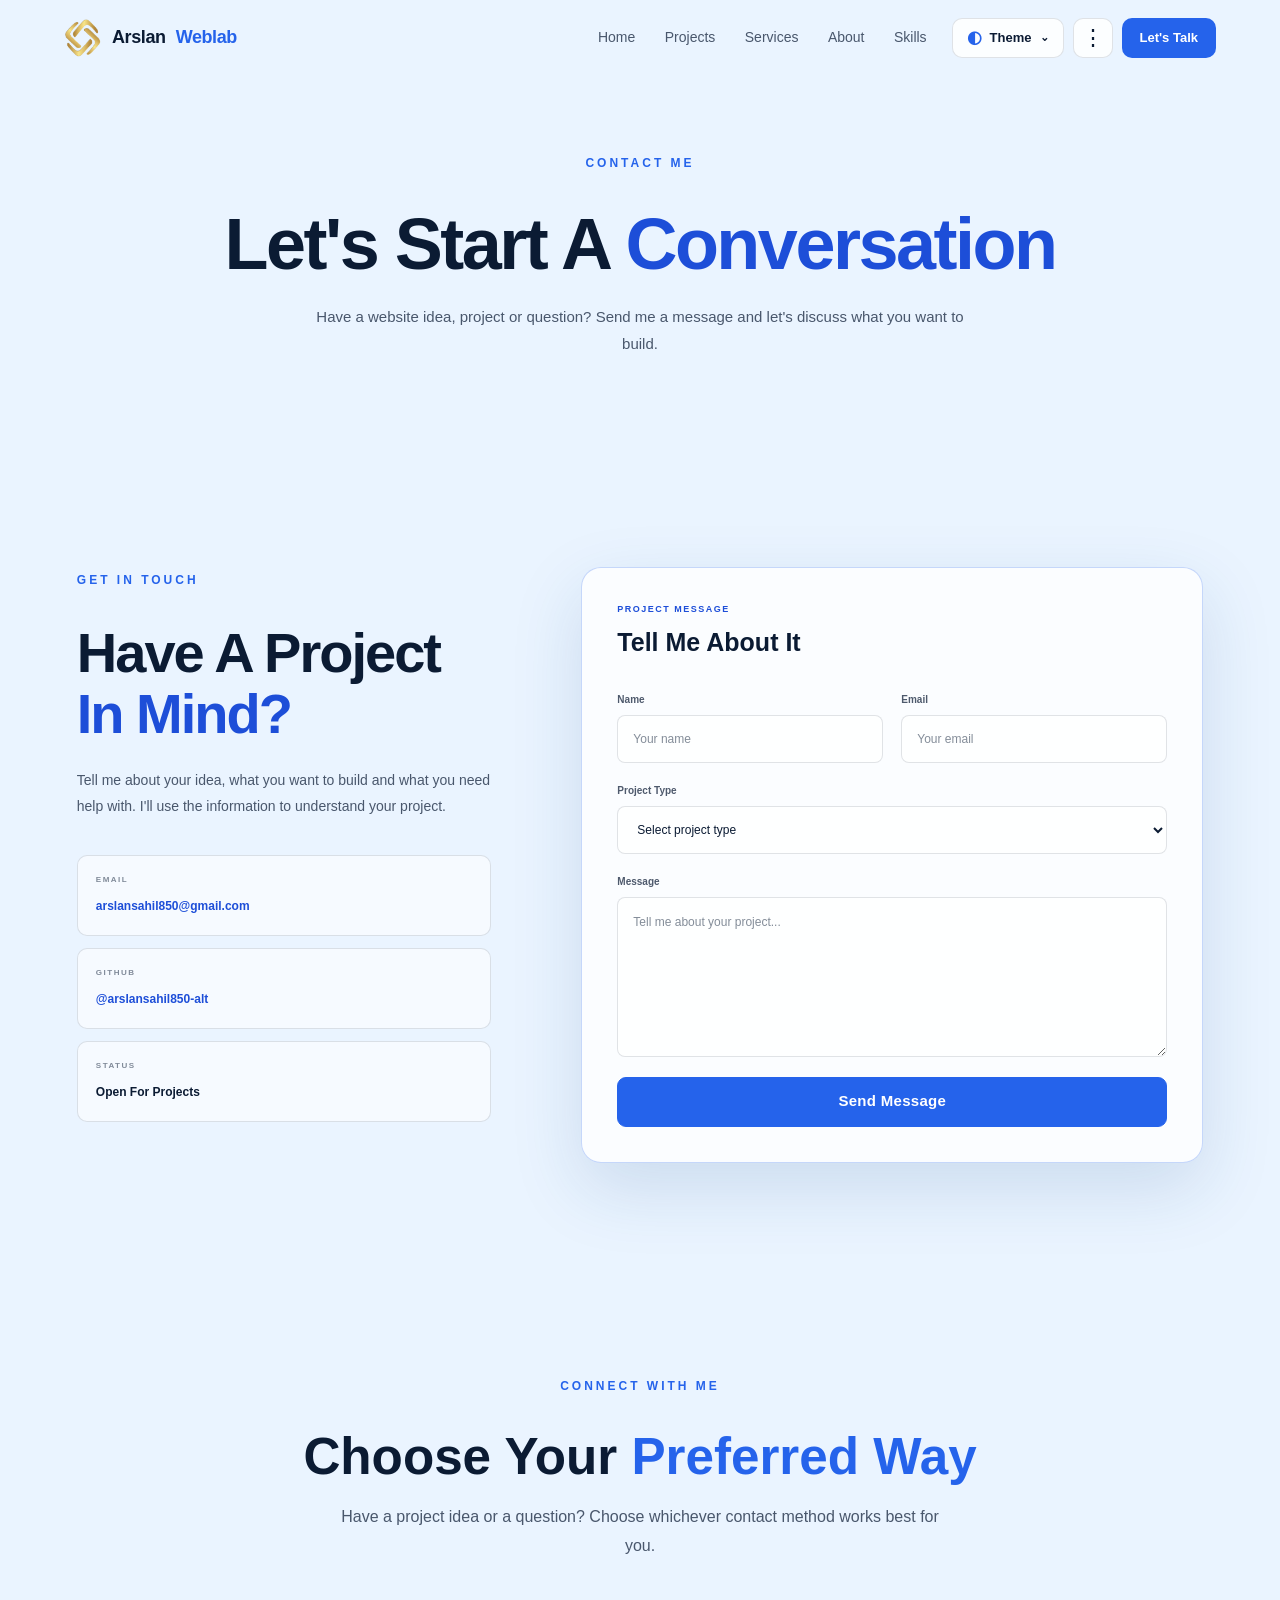
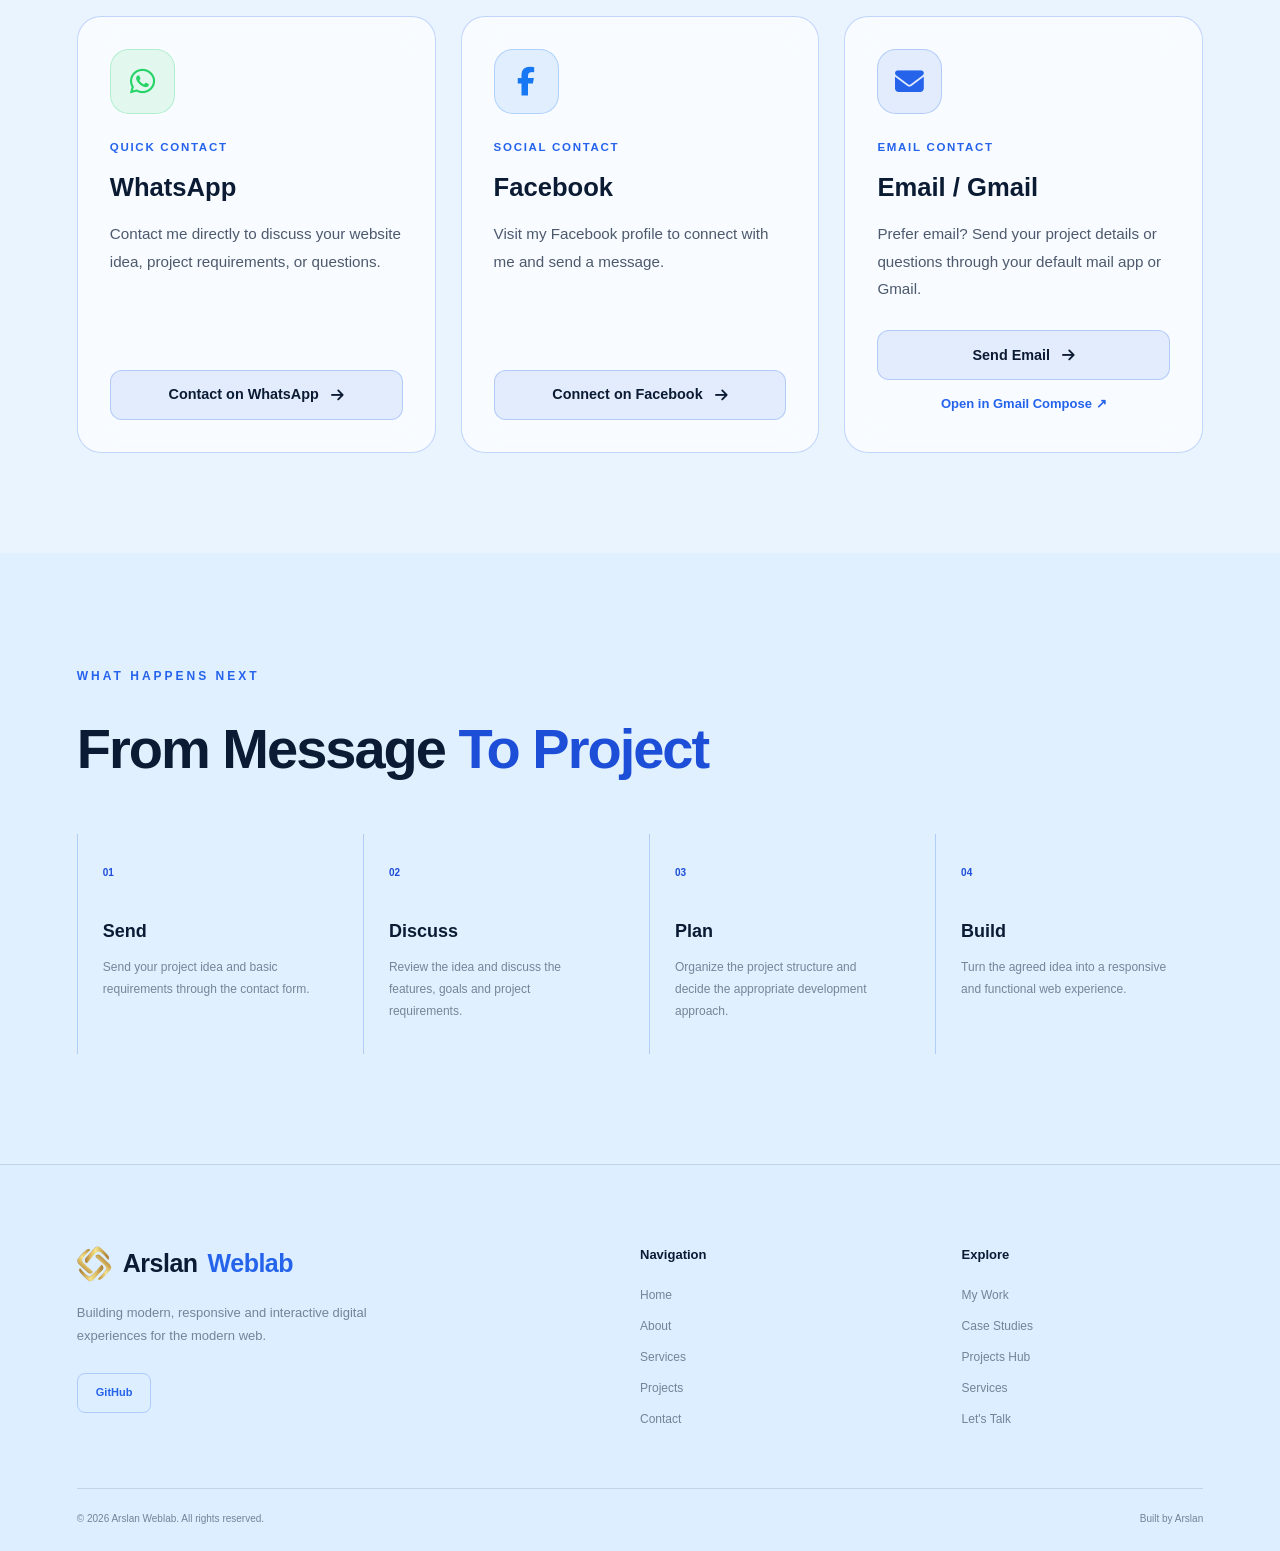
<file: pages/contact.html>
<!DOCTYPE html>
<html lang="en">

<head>
    <meta charset="UTF-8">
    <meta name="viewport" content="width=device-width, initial-scale=1.0">
    <title>Contact | Arslan Weblab</title>
    <link rel="icon" type="image/png" href="../assets/logo/logo.webp">


    <link rel="stylesheet" href="../css/style.css">
    <link rel="stylesheet" href="../css/components.css">
    <link rel="stylesheet" href="../css/pages.css">
    <link rel="stylesheet" href="../css/responsive.css">
    <link rel="icon" href="../assets/logo/logo.png" type="image/png">


    <link rel="stylesheet" href="https://cdnjs.cloudflare.com/ajax/libs/font-awesome/6.7.2/css/all.min.css">
    <noscript>
        <style>
            #pageLoader {
                display: none !important;
            }
        </style>
    </noscript>
    <script>
        (function () {
            var validThemes = ["system", "dark-blue", "light-blue", "white", "multi"];
            var saved = "system";
            try {
                var stored = localStorage.getItem("selectedTheme") || localStorage.getItem("arslanWeblabTheme");
                if (stored === "black") {
                    saved = "dark-blue";
                } else if (validThemes.indexOf(stored) !== -1) {
                    saved = stored;
                }
            } catch (e) {
                saved = "system";
            }
            var systemDark = window.matchMedia && window.matchMedia("(prefers-color-scheme: dark)").matches;
            var applied = saved === "system" ? (systemDark ? "dark-blue" : "light-blue") : saved;
            document.documentElement.setAttribute("data-theme", applied);
            document.documentElement.setAttribute("data-selected-theme", saved);
        })();
    </script>
</head>


<body>

    <div id="pageLoader" class="page-loader" aria-hidden="true">
        <div class="loader-track">
            <div class="loader-bar"></div>
        </div>
    </div>


    <header class="site-header">

        <nav class="navbar" aria-label="Main Navigation">

            <a href="../index.html" class="brand">
                <img src="../assets/logo/logo.webp" alt="Arslan Weblab Logo">
                Arslan<span> Weblab</span>
            </a>

            <div class="nav-links">
                <a href="../index.html" class="nav-link">Home</a>
                <a href="projects.html" class="nav-link">Projects</a>
                <a href="services.html" class="nav-link">Services</a>
                <a href="about.html" class="nav-link">About</a>
                <a href="about.html#skills" class="nav-link">Skills</a>
            </div>

            <div class="nav-actions">

                <div class="theme-switcher">
                    <button class="theme-toggle-btn" id="themeToggleBtn" type="button" aria-expanded="false"
                        aria-controls="themeOptions" aria-label="Theme menu">
                        <span class="theme-toggle-icon">◐</span>
                        <span>Theme</span>
                        <span class="theme-toggle-arrow">⌄</span>
                    </button>

                    <div class="theme-options" id="themeOptions" hidden>
                        <div class="theme-options-heading">Choose a Theme</div>

                        <button class="theme-option" type="button" data-theme-option="system" aria-pressed="false">
                            <span class="theme-preview theme-preview-system"></span>
                            <span class="theme-option-name">System Theme</span>
                            <span class="theme-check"></span>
                        </button>

                        <button class="theme-option" type="button" data-theme-option="dark-blue" aria-pressed="false">
                            <span class="theme-preview theme-preview-dark"></span>
                            <span class="theme-option-name">Dark Blue</span>
                            <span class="theme-check"></span>
                        </button>

                        <button class="theme-option" type="button" data-theme-option="light-blue" aria-pressed="false">
                            <span class="theme-preview theme-preview-light-blue"></span>
                            <span class="theme-option-name">Light Blue</span>
                            <span class="theme-check"></span>
                        </button>

                        <button class="theme-option" type="button" data-theme-option="white" aria-pressed="false">
                            <span class="theme-preview theme-preview-white"></span>
                            <span class="theme-option-name">Pure White</span>
                            <span class="theme-check"></span>
                        </button>

                        <button class="theme-option" type="button" data-theme-option="multi" aria-pressed="false">
                            <span class="theme-preview theme-preview-multi"></span>
                            <span class="theme-option-name">Multicolor</span>
                            <span class="theme-check"></span>
                        </button>
                    </div>
                </div>

                <button class="more-button" id="moreButton" type="button" aria-label="Open more navigation"
                    aria-expanded="false" aria-controls="moreMenu" title="More">
                    ⋮
                </button>

                <a href="contact.html" class="nav-cta">Let's Talk</a>

            </div>

            <button class="mobile-menu-button" id="mobileMenuButton" type="button" aria-label="Open navigation menu"
                aria-expanded="false" aria-controls="mobileMenu">
                <span></span>
                <span></span>
                <span></span>
            </button>

        </nav>

        <div class="more-menu" id="moreMenu" aria-label="More navigation links">
            <a href="case-studies.html">
                <span>Case Studies</span>
                <span>↗</span>
            </a>
            <a href="services.html#process">
                <span>Process</span>
                <span>↗</span>
            </a>
            <a href="about.html#testimonials">
                <span>Testimonials</span>
                <span>↗</span>
            </a>
            <a href="https://github.com/arslansahil850-alt" target="_blank" rel="noopener noreferrer">
                <span>GitHub</span>
                <span>↗</span>
            </a>
            <a href="about.html#developer">
                <span>Developer</span>
                <span>↗</span>
            </a>
        </div>

        <div class="mobile-menu" id="mobileMenu" aria-label="Mobile Navigation">


            <div class="mobile-menu-section mobile-primary-nav">
                <div class="mobile-section-label">Navigation</div>
                <div class="mobile-menu-links">
                    <a href="../index.html" class="mobile-nav-link">Home</a>
                    <a href="projects.html" class="mobile-nav-link">Projects</a>
                    <a href="services.html" class="mobile-nav-link">Services</a>
                    <a href="about.html" class="mobile-nav-link">About</a>
                    <a href="about.html#skills" class="mobile-nav-link">Skills</a>
                </div>
            </div>


            <div class="mobile-menu-section mobile-additional-nav">
                <div class="mobile-section-label">More Links</div>
                <div class="mobile-menu-links">
                    <a href="case-studies.html" class="mobile-nav-link">
                        <span>Case Studies</span>
                        <span class="mobile-nav-arrow">↗</span>
                    </a>
                    <a href="services.html#process" class="mobile-nav-link">
                        <span>Process</span>
                        <span class="mobile-nav-arrow">↗</span>
                    </a>
                    <a href="about.html#testimonials" class="mobile-nav-link">
                        <span>Testimonials</span>
                        <span class="mobile-nav-arrow">↗</span>
                    </a>
                    <a href="https://github.com/arslansahil850-alt" target="_blank" rel="noopener noreferrer"
                        class="mobile-nav-link">
                        <span>GitHub</span>
                        <span class="mobile-nav-arrow">↗</span>
                    </a>
                    <a href="about.html#developer" class="mobile-nav-link">
                        <span>Developer</span>
                        <span class="mobile-nav-arrow">↗</span>
                    </a>
                </div>
            </div>


            <div class="mobile-menu-section mobile-theme-section">
                <div class="mobile-theme-wrapper">
                    <button class="mobile-theme-button" id="mobileThemeButton" type="button" aria-expanded="false"
                        aria-controls="mobileThemeOptions">
                        <span class="mobile-theme-button-left">
                            <span class="theme-toggle-icon">◐</span>
                            <span>Theme:</span>
                            <strong id="mobileThemeName">Multicolor</strong>
                        </span>
                        <span class="mobile-extra-arrow">⌄</span>
                    </button>

                    <div class="mobile-theme-options" id="mobileThemeOptions" hidden>
                        <button class="theme-option" type="button" data-theme-option="system" aria-pressed="false">
                            <span class="theme-preview theme-preview-system"></span>
                            <span class="theme-option-name">System Theme</span>
                            <span class="theme-check"></span>
                        </button>

                        <button class="theme-option" type="button" data-theme-option="dark-blue" aria-pressed="false">
                            <span class="theme-preview theme-preview-dark"></span>
                            <span class="theme-option-name">Dark Blue</span>
                            <span class="theme-check"></span>
                        </button>

                        <button class="theme-option" type="button" data-theme-option="light-blue" aria-pressed="false">
                            <span class="theme-preview theme-preview-light-blue"></span>
                            <span class="theme-option-name">Light Blue</span>
                            <span class="theme-check"></span>
                        </button>

                        <button class="theme-option" type="button" data-theme-option="white" aria-pressed="false">
                            <span class="theme-preview theme-preview-white"></span>
                            <span class="theme-option-name">Pure White</span>
                            <span class="theme-check"></span>
                        </button>

                        <button class="theme-option" type="button" data-theme-option="multi" aria-pressed="false">
                            <span class="theme-preview theme-preview-multi"></span>
                            <span class="theme-option-name">Multicolor</span>
                            <span class="theme-check"></span>
                        </button>
                    </div>
                </div>
            </div>


            <div class="mobile-menu-section mobile-contact-section">
                <a href="contact.html" class="mobile-cta">
                    <span>Let's Talk</span>
                    <span>→</span>
                </a>
            </div>

        </div>

    </header>

    <main>

        <section class="page-hero">
            <div class="page-hero-container">

                <span class="section-label">CONTACT ME</span>

                <h1>
                    Let's Start A
                    <span>Conversation</span>
                </h1>

                <p>
                    Have a website idea, project or question?
                    Send me a message and let's discuss what you want to build.
                </p>

            </div>
        </section>

        <section class="contact-page-section" id="contact-form">
            <div class="contact-page-container">

                <div class="contact-page-info">

                    <span class="section-label">GET IN TOUCH</span>

                    <h2>
                        Have A Project
                        <span>In Mind?</span>
                    </h2>

                    <p>
                        Tell me about your idea, what you want to build
                        and what you need help with. I'll use the information
                        to understand your project.
                    </p>

                    <div class="contact-page-details">

                        <div class="contact-page-detail">
                            <span>EMAIL</span>
                            <a href="mailto:arslansahil850@gmail.com?subject=Project%20Inquiry%20-%20Arslan%20Weblab">
                                arslansahil850@gmail.com
                            </a>
                        </div>

                        <div class="contact-page-detail">
                            <span>GITHUB</span>

                            <a href="https://github.com/arslansahil850-alt" target="_blank" rel="noopener noreferrer">
                                @arslansahil850-alt
                            </a>
                        </div>

                        <div class="contact-page-detail">
                            <span>STATUS</span>
                            <strong>Open For Projects</strong>
                        </div>

                    </div>

                </div>

                <div class="contact-form-card">

                    <div class="contact-form-heading">
                        <span>PROJECT MESSAGE</span>
                        <strong>Tell Me About It</strong>
                    </div>

                    <form class="contact-form" action="https://formsubmit.co/arslansahil850@gmail.com" method="POST">
                        <input type="hidden" name="_captcha" value="false">

                        <input type="hidden" name="_subject" value="New Project Inquiry - Arslan Weblab">

                        <input type="hidden" name="_template" value="table">

                        <div class="contact-form-row">

                            <div class="contact-form-group">
                                <label for="name">Name</label>

                                <input type="text" id="name" name="name" placeholder="Your name" autocomplete="name"
                                    required>
                            </div>

                            <div class="contact-form-group">
                                <label for="email">Email</label>

                                <input type="email" id="email" name="email" placeholder="Your email"
                                    autocomplete="email" required>
                            </div>

                        </div>

                        <div class="contact-form-group">
                            <label for="project">Project Type</label>

                            <select id="project" name="project" required>
                                <option value="" selected disabled>
                                    Select project type
                                </option>

                                <option value="Website">
                                    Website
                                </option>

                                <option value="Web Application">
                                    Web Application
                                </option>

                                <option value="E-Commerce">
                                    E-Commerce
                                </option>

                                <option value="API / Web App">
                                    API / Web App
                                </option>

                                <option value="Other">
                                    Other
                                </option>
                            </select>
                        </div>

                        <div class="contact-form-group">
                            <label for="message">Message</label>

                            <textarea id="message" name="message" rows="7" placeholder="Tell me about your project..."
                                required></textarea>
                        </div>

                        <button type="submit" class="contact-submit-btn">
                            Send Message
                        </button>

                        <div id="contactFormStatus" class="contact-form-status" role="status" aria-live="polite" hidden>
                        </div>

                    </form>

                </div>

            </div>
        </section>
        <section class="contact-options-section">
            <div class="contact-options-container">

                <div class="contact-options-heading">
                    <span class="section-label">CONNECT WITH ME</span>
                    <h2>Choose Your <span>Preferred Way</span></h2>
                    <p>
                        Have a project idea or a question? Choose whichever contact
                        method works best for you.
                    </p>
                </div>

                <div class="contact-options-grid">

                    <article class="contact-option-card contact-option-whatsapp">
                        <div class="contact-option-icon">
                            <i class="fab fa-whatsapp"></i>
                        </div>

                        <span class="contact-option-label">QUICK CONTACT</span>
                        <h3>WhatsApp</h3>

                        <p>
                            Contact me directly to discuss your website idea,
                            project requirements, or questions.
                        </p>

                        <a href="https://wa.me/923437773393?text=Hello%2C%20I%20visited%20your%20portfolio%20and%20would%20like%20to%20discuss%20a%20project."
                            class="contact-option-btn" id="whatsappContactBtn" target="_blank"
                            rel="noopener noreferrer">
                            Contact on WhatsApp
                            <i class="fas fa-arrow-right"></i>
                        </a>
                    </article>

                    <article class="contact-option-card contact-option-facebook">
                        <div class="contact-option-icon">
                            <i class="fab fa-facebook-f"></i>
                        </div>

                        <span class="contact-option-label">SOCIAL CONTACT</span>
                        <h3>Facebook</h3>

                        <p>
                            Visit my Facebook profile to connect with me
                            and send a message.
                        </p>

                        <a href="https://www.facebook.com/share/18c4n4kW56/" class="contact-option-btn" target="_blank"
                            rel="noopener noreferrer">
                            Connect on Facebook
                            <i class="fas fa-arrow-right"></i>
                        </a>
                    </article>

                    <article class="contact-option-card contact-option-email">
                        <div class="contact-option-icon">
                            <i class="fas fa-envelope"></i>
                        </div>

                        <span class="contact-option-label">EMAIL CONTACT</span>
                        <h3>Email / Gmail</h3>

                        <p>
                            Prefer email? Send your project details or questions
                            through your default mail app or Gmail.
                        </p>

                        <div class="contact-option-actions">
                            <a href="mailto:arslansahil850@gmail.com?subject=Project%20Inquiry%20-%20Arslan%20Weblab"
                                class="contact-option-btn" id="emailContactBtn">
                                Send Email
                                <i class="fas fa-arrow-right"></i>
                            </a>

                            <a href="https://mail.google.com/mail/?view=cm&fs=1&to=arslansahil850%40gmail.com&su=Project%20Inquiry%20-%20Arslan%20Weblab"
                                class="contact-option-sublink" id="gmailComposeBtn" target="_blank"
                                rel="noopener noreferrer">
                                Open in Gmail Compose ↗
                            </a>
                        </div>
                    </article>

                </div>
            </div>
        </section>

        <section class="contact-process-section">
            <div class="contact-process-container">

                <div class="contact-process-heading">

                    <span class="section-label">WHAT HAPPENS NEXT</span>

                    <h2>
                        From Message
                        <span>To Project</span>
                    </h2>

                </div>

                <div class="contact-process-grid">

                    <div class="contact-process-item">
                        <span>01</span>
                        <h3>Send</h3>
                        <p>
                            Send your project idea and basic requirements
                            through the contact form.
                        </p>
                    </div>

                    <div class="contact-process-item">
                        <span>02</span>
                        <h3>Discuss</h3>
                        <p>
                            Review the idea and discuss the features,
                            goals and project requirements.
                        </p>
                    </div>

                    <div class="contact-process-item">
                        <span>03</span>
                        <h3>Plan</h3>
                        <p>
                            Organize the project structure and decide
                            the appropriate development approach.
                        </p>
                    </div>

                    <div class="contact-process-item">
                        <span>04</span>
                        <h3>Build</h3>
                        <p>
                            Turn the agreed idea into a responsive
                            and functional web experience.
                        </p>
                    </div>

                </div>

            </div>
        </section>

    </main>

    <footer class="site-footer">
        <div class="footer-container">

            <div class="footer-main">

                <div class="footer-brand">
                    <a href="../index.html" class="footer-logo">
                        <img src="../assets/logo/logo.webp" alt="Arslan Weblab Logo">
                        Arslan <span>Weblab</span>
                    </a>

                    <p>
                        Building modern, responsive and interactive
                        digital experiences for the modern web.
                    </p>

                    <a href="https://github.com/arslansahil850-alt" target="_blank" rel="noopener noreferrer"
                        class="footer-github">
                        GitHub
                    </a>
                </div>

                <div class="footer-links-group">
                    <h3>Navigation</h3>

                    <a href="../index.html">Home</a>
                    <a href="about.html">About</a>
                    <a href="services.html">Services</a>
                    <a href="projects.html">Projects</a>
                    <a href="contact.html">Contact</a>
                </div>

                <div class="footer-links-group">
                    <h3>Explore</h3>

                    <a href="projects.html">My Work</a>
                    <a href="case-studies.html">Case Studies</a>
                    <a href="https://myprojects-hub.netlify.app/" target="_blank">Projects Hub</a>
                    <a href="services.html">Services</a>
                    <a href="contact.html">Let's Talk</a>
                </div>

            </div>

            <div class="footer-bottom">
                <span>© 2026 Arslan Weblab. All rights reserved.</span>
                <span>Built by Arslan</span>
            </div>

        </div>
    </footer>

    <!-- Back to Top Button -->
    <button id="backToTop" class="back-to-top" aria-label="Back to top" title="Back to top">
        <svg xmlns="http://www.w3.org/2000/svg" width="20" height="20" viewBox="0 0 24 24" fill="none"
            stroke="currentColor" stroke-width="2.5" stroke-linecap="round" stroke-linejoin="round">
            <polyline points="18 15 12 9 6 15"></polyline>
        </svg>
    </button>

    <script src="../js/main.js"></script>
    <script src="../js/animations.js"></script>
    <script src="../js/contact.js"></script>

</body>

</html>
</file>
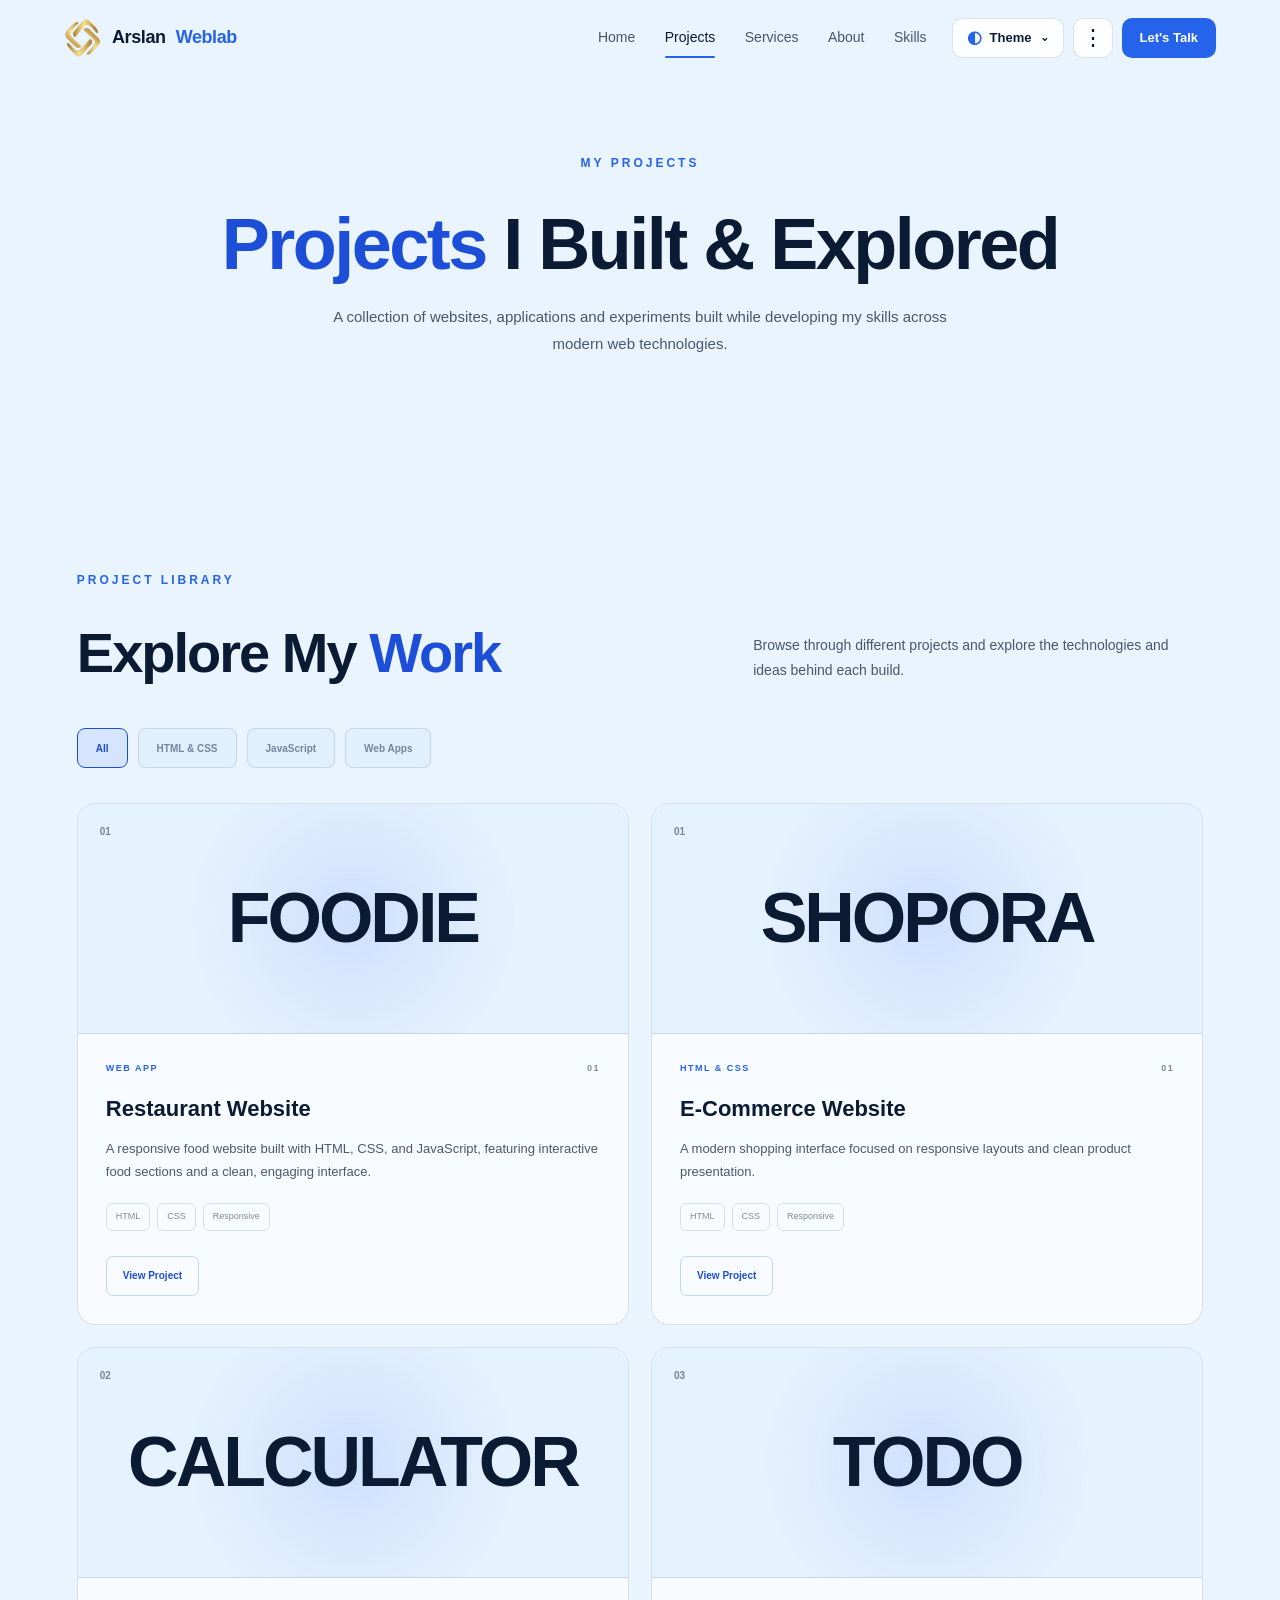
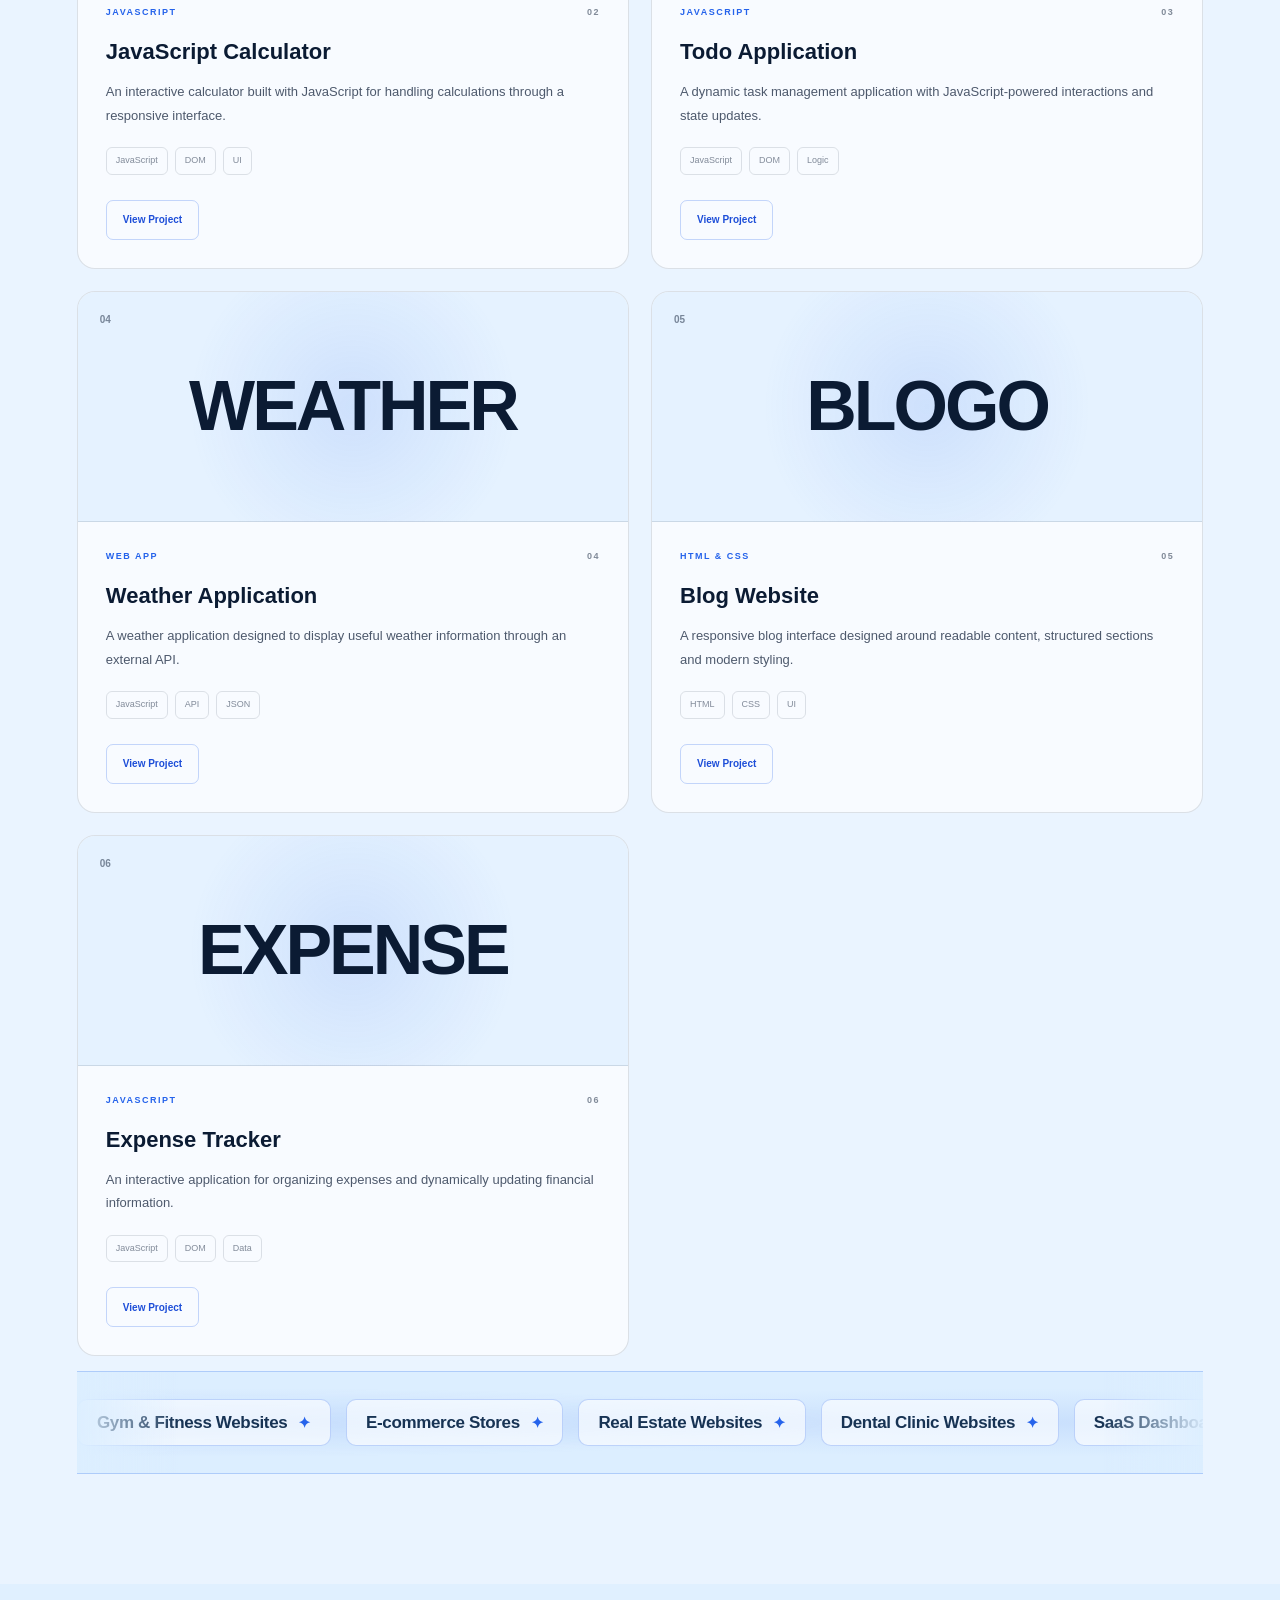
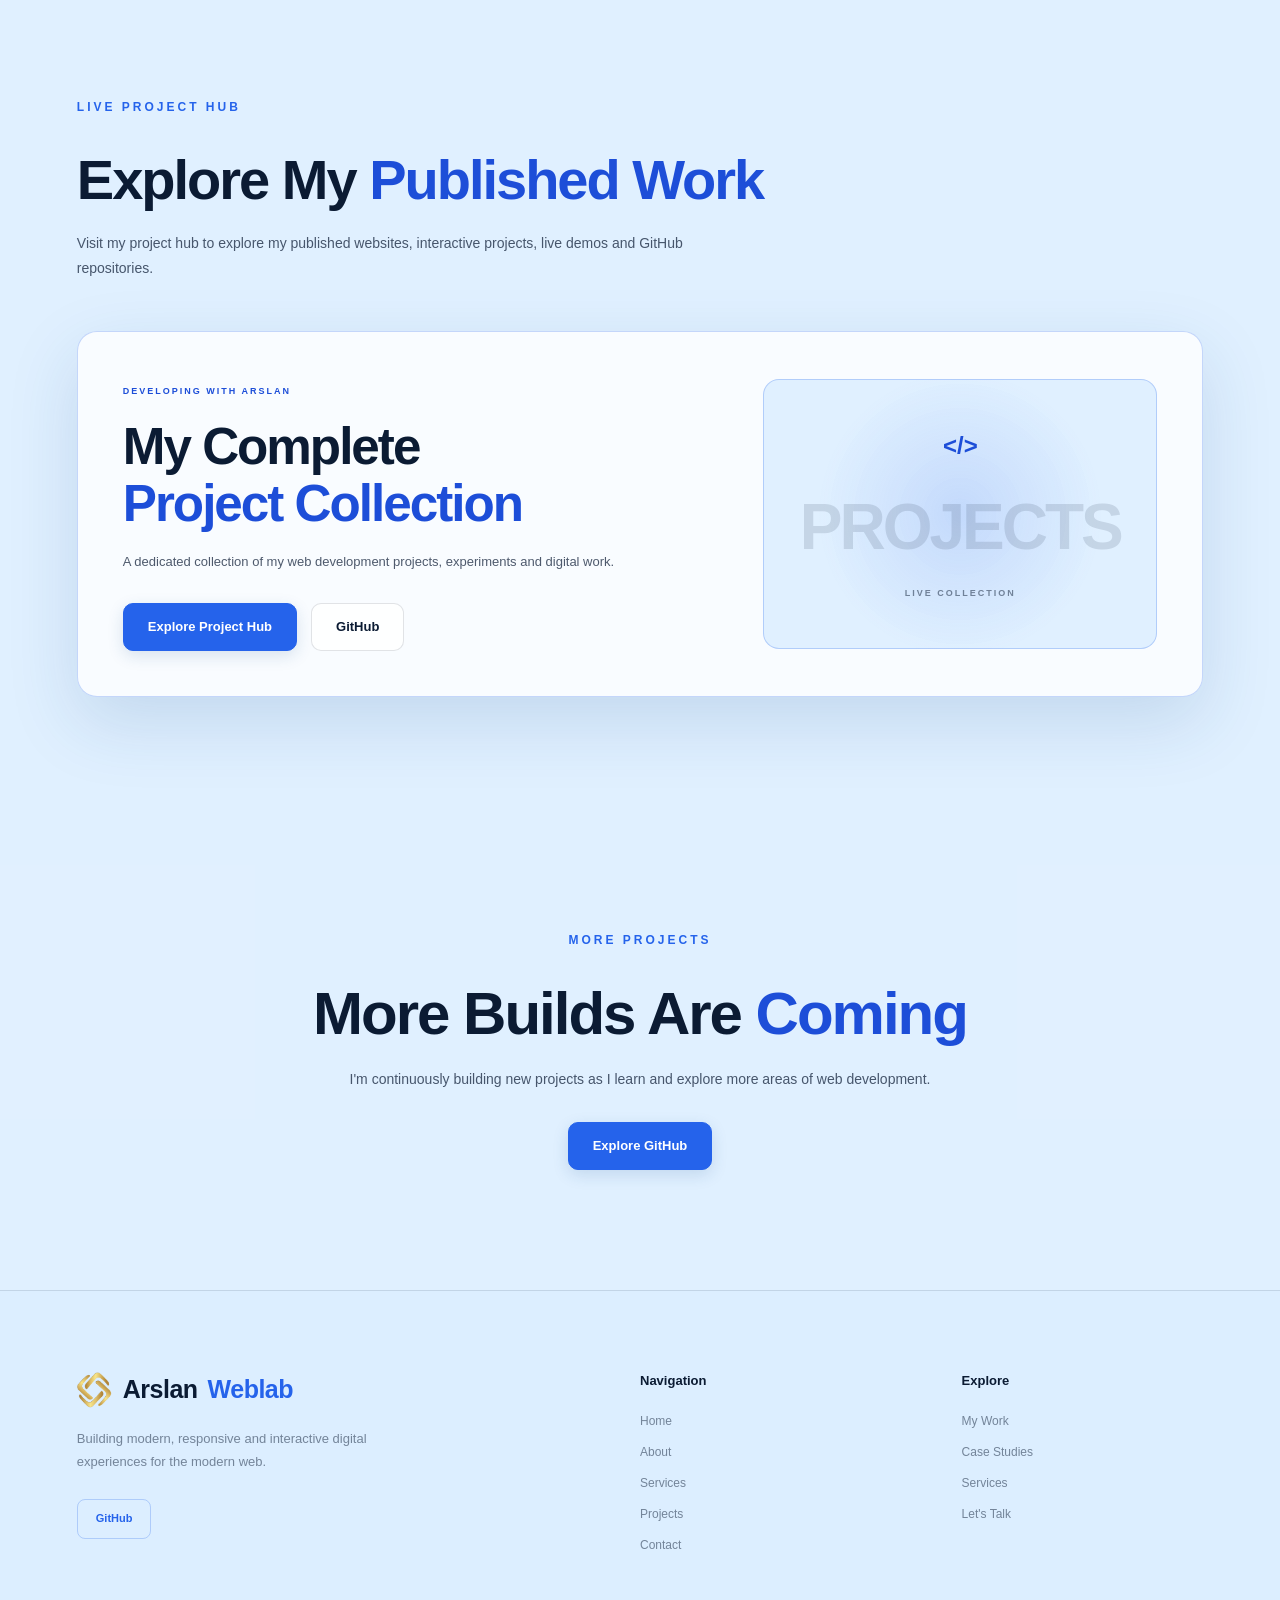
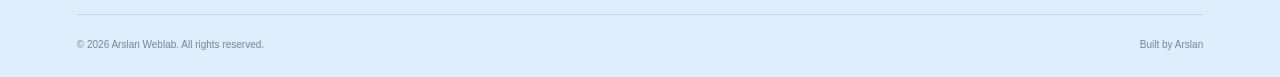
<file: pages/projects.html>
<!DOCTYPE html>
<html lang="en">

<head>
    <meta charset="UTF-8">
    <meta name="viewport" content="width=device-width, initial-scale=1.0">
    <title>Projects | Arslan Weblab</title>
    <link rel="icon" type="image/png" href="../assets/logo/logo.webp">


    <link rel="stylesheet" href="../css/style.css">
    <link rel="stylesheet" href="../css/components.css">
    <link rel="stylesheet" href="../css/pages.css">
    <link rel="stylesheet" href="../css/responsive.css">
    <link rel="icon" href="../assets/logo/logo.png" type="image/png">

    <noscript>
        <style>
            #pageLoader {
                display: none !important;
            }
        </style>
    </noscript>
    <script>
        (function () {
            var validThemes = ["system", "dark-blue", "light-blue", "white", "multi"];
            var saved = "system";
            try {
                var stored = localStorage.getItem("selectedTheme") || localStorage.getItem("arslanWeblabTheme");
                if (stored === "black") {
                    saved = "dark-blue";
                } else if (validThemes.indexOf(stored) !== -1) {
                    saved = stored;
                }
            } catch (e) {
                saved = "system";
            }
            var systemDark = window.matchMedia && window.matchMedia("(prefers-color-scheme: dark)").matches;
            var applied = saved === "system" ? (systemDark ? "dark-blue" : "light-blue") : saved;
            document.documentElement.setAttribute("data-theme", applied);
            document.documentElement.setAttribute("data-selected-theme", saved);
        })();
    </script>
</head>


<body>

    <div id="pageLoader" class="page-loader" aria-hidden="true">
        <div class="loader-track">
            <div class="loader-bar"></div>
        </div>
    </div>



    <header class="site-header">

        <nav class="navbar" aria-label="Main Navigation">

            <a href="../index.html" class="brand">
                <img src="../assets/logo/logo.webp" alt="Arslan Weblab Logo">
                Arslan<span> Weblab</span>
            </a>

            <div class="nav-links">
                <a href="../index.html" class="nav-link">Home</a>
                <a href="projects.html" class="nav-link active">Projects</a>
                <a href="services.html" class="nav-link">Services</a>
                <a href="about.html" class="nav-link">About</a>
                <a href="about.html#skills" class="nav-link">Skills</a>
            </div>

            <div class="nav-actions">

                <div class="theme-switcher">
                    <button class="theme-toggle-btn" id="themeToggleBtn" type="button" aria-expanded="false"
                        aria-controls="themeOptions" aria-label="Theme menu">
                        <span class="theme-toggle-icon">◐</span>
                        <span>Theme</span>
                        <span class="theme-toggle-arrow">⌄</span>
                    </button>

                    <div class="theme-options" id="themeOptions" hidden>
                        <div class="theme-options-heading">Choose a Theme</div>

                        <button class="theme-option" type="button" data-theme-option="system" aria-pressed="false">
                            <span class="theme-preview theme-preview-system"></span>
                            <span class="theme-option-name">System Theme</span>
                            <span class="theme-check"></span>
                        </button>

                        <button class="theme-option" type="button" data-theme-option="dark-blue" aria-pressed="false">
                            <span class="theme-preview theme-preview-dark"></span>
                            <span class="theme-option-name">Dark Blue</span>
                            <span class="theme-check"></span>
                        </button>

                        <button class="theme-option" type="button" data-theme-option="light-blue" aria-pressed="false">
                            <span class="theme-preview theme-preview-light-blue"></span>
                            <span class="theme-option-name">Light Blue</span>
                            <span class="theme-check"></span>
                        </button>

                        <button class="theme-option" type="button" data-theme-option="white" aria-pressed="false">
                            <span class="theme-preview theme-preview-white"></span>
                            <span class="theme-option-name">Pure White</span>
                            <span class="theme-check"></span>
                        </button>

                        <button class="theme-option" type="button" data-theme-option="multi" aria-pressed="false">
                            <span class="theme-preview theme-preview-multi"></span>
                            <span class="theme-option-name">Multicolor</span>
                            <span class="theme-check"></span>
                        </button>
                    </div>
                </div>

                <button class="more-button" id="moreButton" type="button" aria-label="Open more navigation"
                    aria-expanded="false" aria-controls="moreMenu" title="More">
                    ⋮
                </button>

                <a href="contact.html" class="nav-cta">Let's Talk</a>

            </div>

            <button class="mobile-menu-button" id="mobileMenuButton" type="button" aria-label="Open navigation menu"
                aria-expanded="false" aria-controls="mobileMenu">
                <span></span>
                <span></span>
                <span></span>
            </button>

        </nav>

        <div class="more-menu" id="moreMenu" aria-label="More navigation links">
            <a href="case-studies.html">
                <span>Case Studies</span>
                <span>↗</span>
            </a>
            <a href="services.html#process">
                <span>Process</span>
                <span>↗</span>
            </a>
            <a href="about.html#testimonials">
                <span>Testimonials</span>
                <span>↗</span>
            </a>
            <a href="https://github.com/arslansahil850-alt" target="_blank" rel="noopener noreferrer">
                <span>GitHub</span>
                <span>↗</span>
            </a>
            <a href="about.html#developer">
                <span>Developer</span>
                <span>↗</span>
            </a>
        </div>

        <div class="mobile-menu" id="mobileMenu" aria-label="Mobile Navigation">


            <div class="mobile-menu-section mobile-primary-nav">
                <div class="mobile-section-label">Navigation</div>
                <div class="mobile-menu-links">
                    <a href="../index.html" class="mobile-nav-link">Home</a>
                    <a href="projects.html" class="mobile-nav-link active">Projects</a>
                    <a href="services.html" class="mobile-nav-link">Services</a>
                    <a href="about.html" class="mobile-nav-link">About</a>
                    <a href="about.html#skills" class="mobile-nav-link">Skills</a>
                </div>
            </div>


            <div class="mobile-menu-section mobile-additional-nav">
                <div class="mobile-section-label">More Links</div>
                <div class="mobile-menu-links">
                    <a href="case-studies.html" class="mobile-nav-link">
                        <span>Case Studies</span>
                        <span class="mobile-nav-arrow">↗</span>
                    </a>
                    <a href="services.html#process" class="mobile-nav-link">
                        <span>Process</span>
                        <span class="mobile-nav-arrow">↗</span>
                    </a>
                    <a href="about.html#testimonials" class="mobile-nav-link">
                        <span>Testimonials</span>
                        <span class="mobile-nav-arrow">↗</span>
                    </a>
                    <a href="https://github.com/arslansahil850-alt" target="_blank" rel="noopener noreferrer"
                        class="mobile-nav-link">
                        <span>GitHub</span>
                        <span class="mobile-nav-arrow">↗</span>
                    </a>
                    <a href="about.html#developer" class="mobile-nav-link">
                        <span>Developer</span>
                        <span class="mobile-nav-arrow">↗</span>
                    </a>
                </div>
            </div>


            <div class="mobile-menu-section mobile-theme-section">
                <div class="mobile-theme-wrapper">
                    <button class="mobile-theme-button" id="mobileThemeButton" type="button" aria-expanded="false"
                        aria-controls="mobileThemeOptions">
                        <span class="mobile-theme-button-left">
                            <span class="theme-toggle-icon">◐</span>
                            <span>Theme:</span>
                            <strong id="mobileThemeName">Multicolor</strong>
                        </span>
                        <span class="mobile-extra-arrow">⌄</span>
                    </button>

                    <div class="mobile-theme-options" id="mobileThemeOptions" hidden>
                        <button class="theme-option" type="button" data-theme-option="system" aria-pressed="false">
                            <span class="theme-preview theme-preview-system"></span>
                            <span class="theme-option-name">System Theme</span>
                            <span class="theme-check"></span>
                        </button>

                        <button class="theme-option" type="button" data-theme-option="dark-blue" aria-pressed="false">
                            <span class="theme-preview theme-preview-dark"></span>
                            <span class="theme-option-name">Dark Blue</span>
                            <span class="theme-check"></span>
                        </button>

                        <button class="theme-option" type="button" data-theme-option="light-blue" aria-pressed="false">
                            <span class="theme-preview theme-preview-light-blue"></span>
                            <span class="theme-option-name">Light Blue</span>
                            <span class="theme-check"></span>
                        </button>

                        <button class="theme-option" type="button" data-theme-option="white" aria-pressed="false">
                            <span class="theme-preview theme-preview-white"></span>
                            <span class="theme-option-name">Pure White</span>
                            <span class="theme-check"></span>
                        </button>

                        <button class="theme-option" type="button" data-theme-option="multi" aria-pressed="false">
                            <span class="theme-preview theme-preview-multi"></span>
                            <span class="theme-option-name">Multicolor</span>
                            <span class="theme-check"></span>
                        </button>
                    </div>
                </div>
            </div>


            <div class="mobile-menu-section mobile-contact-section">
                <a href="contact.html" class="mobile-cta">
                    <span>Let's Talk</span>
                    <span>→</span>
                </a>
            </div>

        </div>

    </header>

    <main>

        <section class="page-hero">
            <div class="page-hero-container">

                <span class="section-label">MY PROJECTS</span>

                <h1>
                    <span>
                        Projects
                    </span>
                    I
                    Built & Explored
                </h1>

                <p>
                    A collection of websites, applications and experiments
                    built while developing my skills across modern web technologies.
                </p>

            </div>
        </section>

        <section class="projects-page-section">
            <div class="projects-page-container">

                <div class="projects-page-heading">

                    <div>
                        <span class="section-label">PROJECT LIBRARY</span>

                        <h2>
                            Explore My
                            <span>Work</span>
                        </h2>
                    </div>

                    <p>
                        Browse through different projects and explore the
                        technologies and ideas behind each build.
                    </p>

                </div>

                <div class="projects-filter">

                    <button type="button" class="project-filter active" data-filter="all">
                        All
                    </button>

                    <button type="button" class="project-filter" data-filter="html-css">
                        HTML & CSS
                    </button>

                    <button type="button" class="project-filter" data-filter="javascript">
                        JavaScript
                    </button>

                    <button type="button" class="project-filter" data-filter="web">
                        Web Apps
                    </button>

                </div>

                <div class="projects-page-grid">

                    <article class="project-page-card" data-category="web">

                        <div class="project-page-image">
                            <span>01</span>
                            <strong>FOODIE</strong>
                        </div>

                        <div class="project-page-content">

                            <div class="project-page-meta">
                                <span>WEB APP</span>
                                <span>01</span>
                            </div>

                            <h3>Restaurant Website</h3>

                            <p>
                                A responsive food website built with HTML, CSS, and JavaScript, featuring interactive
                                food sections and a clean, engaging interface.
                            </p>

                            <div class="project-page-tags">
                                <span>HTML</span>
                                <span>CSS</span>
                                <span>Responsive</span>
                            </div>

                            <a href="https://foodie-website-by-arslan.netlify.app/" target="_blank"
                                class="project-page-link">
                                View Project
                            </a>

                        </div>

                    </article>

                    <article class="project-page-card" data-category="html-css">

                        <div class="project-page-image">
                            <span>01</span>
                            <strong>SHOPORA</strong>
                        </div>

                        <div class="project-page-content">

                            <div class="project-page-meta">
                                <span>HTML & CSS</span>
                                <span>01</span>
                            </div>

                            <h3>E-Commerce Website</h3>

                            <p>
                                A modern shopping interface focused on
                                responsive layouts and clean product presentation.
                            </p>

                            <div class="project-page-tags">
                                <span>HTML</span>
                                <span>CSS</span>
                                <span>Responsive</span>
                            </div>

                            <a href="#" class="project-page-link">
                                View Project
                            </a>

                        </div>

                    </article>

                    <article class="project-page-card" data-category="javascript">

                        <div class="project-page-image">
                            <span>02</span>
                            <strong>CALCULATOR</strong>
                        </div>

                        <div class="project-page-content">

                            <div class="project-page-meta">
                                <span>JAVASCRIPT</span>
                                <span>02</span>
                            </div>

                            <h3>JavaScript Calculator</h3>

                            <p>
                                An interactive calculator built with JavaScript
                                for handling calculations through a responsive interface.
                            </p>

                            <div class="project-page-tags">
                                <span>JavaScript</span>
                                <span>DOM</span>
                                <span>UI</span>
                            </div>

                            <a href="#" class="project-page-link">
                                View Project
                            </a>

                        </div>

                    </article>

                    <article class="project-page-card" data-category="javascript">

                        <div class="project-page-image">
                            <span>03</span>
                            <strong>TODO</strong>
                        </div>

                        <div class="project-page-content">

                            <div class="project-page-meta">
                                <span>JAVASCRIPT</span>
                                <span>03</span>
                            </div>

                            <h3>Todo Application</h3>

                            <p>
                                A dynamic task management application with
                                JavaScript-powered interactions and state updates.
                            </p>

                            <div class="project-page-tags">
                                <span>JavaScript</span>
                                <span>DOM</span>
                                <span>Logic</span>
                            </div>

                            <a href="#" class="project-page-link">
                                View Project
                            </a>

                        </div>

                    </article>

                    <article class="project-page-card" data-category="web">

                        <div class="project-page-image">
                            <span>04</span>
                            <strong>WEATHER</strong>
                        </div>

                        <div class="project-page-content">

                            <div class="project-page-meta">
                                <span>WEB APP</span>
                                <span>04</span>
                            </div>

                            <h3>Weather Application</h3>

                            <p>
                                A weather application designed to display
                                useful weather information through an external API.
                            </p>

                            <div class="project-page-tags">
                                <span>JavaScript</span>
                                <span>API</span>
                                <span>JSON</span>
                            </div>

                            <a href="#" class="project-page-link">
                                View Project
                            </a>

                        </div>

                    </article>

                    <article class="project-page-card" data-category="html-css">

                        <div class="project-page-image">
                            <span>05</span>
                            <strong>BLOGO</strong>
                        </div>

                        <div class="project-page-content">

                            <div class="project-page-meta">
                                <span>HTML & CSS</span>
                                <span>05</span>
                            </div>

                            <h3>Blog Website</h3>

                            <p>
                                A responsive blog interface designed around
                                readable content, structured sections and modern styling.
                            </p>

                            <div class="project-page-tags">
                                <span>HTML</span>
                                <span>CSS</span>
                                <span>UI</span>
                            </div>

                            <a href="#" class="project-page-link">
                                View Project
                            </a>

                        </div>

                    </article>

                    <article class="project-page-card" data-category="javascript">

                        <div class="project-page-image">
                            <span>06</span>
                            <strong>EXPENSE</strong>
                        </div>

                        <div class="project-page-content">

                            <div class="project-page-meta">
                                <span>JAVASCRIPT</span>
                                <span>06</span>
                            </div>

                            <h3>Expense Tracker</h3>

                            <p>
                                An interactive application for organizing
                                expenses and dynamically updating financial information.
                            </p>

                            <div class="project-page-tags">
                                <span>JavaScript</span>
                                <span>DOM</span>
                                <span>Data</span>
                            </div>

                            <a href="#" class="project-page-link">
                                View Project
                            </a>

                        </div>

                    </article>

                </div>

            </div>

            <div class="projects-marquee marquee-theme-sunset" aria-label="Types of projects I build">
                <div class="projects-track">
                    <div class="projects-group">
                        <span class="project-marquee-item">Gym & Fitness Websites <span>✦</span></span>
                        <span class="project-marquee-item">E-commerce Stores <span>✦</span></span>
                        <span class="project-marquee-item">Real Estate Websites <span>✦</span></span>
                        <span class="project-marquee-item">Dental Clinic Websites <span>✦</span></span>
                        <span class="project-marquee-item">SaaS Dashboards <span>✦</span></span>
                        <span class="project-marquee-item">Business Websites <span>✦</span></span>
                        <span class="project-marquee-item">Online Learning Platforms <span>✦</span></span>
                        <span class="project-marquee-item">Hotel Booking Websites <span>✦</span></span>
                        <span class="project-marquee-item">Food Ordering Websites <span>✦</span></span>
                        <span class="project-marquee-item">Digital Agency Websites <span>✦</span></span>
                    </div>

                    <div class="projects-group" aria-hidden="true">
                        <span class="project-marquee-item">Gym & Fitness Websites <span>✦</span></span>
                        <span class="project-marquee-item">E-commerce Stores <span>✦</span></span>
                        <span class="project-marquee-item">Real Estate Websites <span>✦</span></span>
                        <span class="project-marquee-item">Dental Clinic Websites <span>✦</span></span>
                        <span class="project-marquee-item">SaaS Dashboards <span>✦</span></span>
                        <span class="project-marquee-item">Business Websites <span>✦</span></span>
                        <span class="project-marquee-item">Online Learning Platforms <span>✦</span></span>
                        <span class="project-marquee-item">Hotel Booking Websites <span>✦</span></span>
                        <span class="project-marquee-item">Food Ordering Websites <span>✦</span></span>
                        <span class="project-marquee-item">Digital Agency Websites <span>✦</span></span>
                    </div>
                </div>
            </div>


        </section>
        <section class="live-websites-section">
            <div class="live-websites-container">

                <div class="live-websites-heading">
                    <span class="section-label">LIVE PROJECT HUB</span>

                    <h2>
                        Explore My
                        <span>Published Work</span>
                    </h2>

                    <p>
                        Visit my project hub to explore my published websites,
                        interactive projects, live demos and GitHub repositories.
                    </p>
                </div>

                <div class="live-websites-card">

                    <div class="live-websites-card-content">

                        <span>DEVELOPING WITH ARSLAN</span>

                        <h3>
                            My Complete
                            <strong>Project Collection</strong>
                        </h3>

                        <p>
                            A dedicated collection of my web development projects,
                            experiments and digital work.
                        </p>

                        <div class="live-websites-buttons">

                            <a href="https://myprojects-hub.netlify.app/" target="_blank" rel="noopener noreferrer"
                                class="live-website-btn">
                                Explore Project Hub
                            </a>

                            <a href="https://github.com/arslansahil850-alt" target="_blank" rel="noopener noreferrer"
                                class="live-website-secondary">
                                GitHub
                            </a>

                        </div>

                    </div>

                    <div class="live-websites-card-visual">
                        <span>&lt;/&gt;</span>
                        <strong>PROJECTS</strong>
                        <small>LIVE COLLECTION</small>
                    </div>

                </div>

            </div>
        </section>

        <section class="projects-page-cta">
            <div class="projects-page-cta-container">

                <span class="section-label">MORE PROJECTS</span>

                <h2>
                    More Builds Are
                    <span>Coming</span>
                </h2>

                <p>
                    I'm continuously building new projects as I learn
                    and explore more areas of web development.
                </p>

                <a href="https://github.com/arslansahil850-alt" target="_blank" rel="noopener noreferrer"
                    class="projects-page-cta-btn">
                    Explore GitHub
                </a>

            </div>
        </section>

    </main>

    <footer class="site-footer">
        <div class="footer-container">

            <div class="footer-main">

                <div class="footer-brand">
                    <a href="../index.html" class="footer-logo">
                        <img src="../assets/logo/logo.webp" alt="Arslan Weblab Logo">
                        Arslan <span>Weblab</span>
                    </a>

                    <p>
                        Building modern, responsive and interactive
                        digital experiences for the modern web.
                    </p>

                    <a href="https://github.com/arslansahil850-alt" target="_blank" rel="noopener noreferrer"
                        class="footer-github">
                        GitHub
                    </a>
                </div>

                <div class="footer-links-group">
                    <h3>Navigation</h3>

                    <a href="../index.html">Home</a>
                    <a href="about.html">About</a>
                    <a href="services.html">Services</a>
                    <a href="projects.html">Projects</a>
                    <a href="contact.html">Contact</a>
                </div>

                <div class="footer-links-group">
                    <h3>Explore</h3>

                    <a href="projects.html">My Work</a>
                    <a href="case-studies.html">Case Studies</a>
                    <a href="services.html">Services</a>
                    <a href="contact.html">Let's Talk</a>
                </div>

            </div>

            <div class="footer-bottom">
                <span>© 2026 Arslan Weblab. All rights reserved.</span>
                <span>Built by Arslan</span>
            </div>

        </div>
    </footer>

    <!-- Back to Top Button -->
    <button id="backToTop" class="back-to-top" aria-label="Back to top" title="Back to top">
        <svg xmlns="http://www.w3.org/2000/svg" width="20" height="20" viewBox="0 0 24 24" fill="none"
            stroke="currentColor" stroke-width="2.5" stroke-linecap="round" stroke-linejoin="round">
            <polyline points="18 15 12 9 6 15"></polyline>
        </svg>
    </button>

    <script src="../js/main.js"></script>
    <script src="../js/animations.js"></script>
    <script src="../js/projects.js"></script>

</body>

</html>
</file>
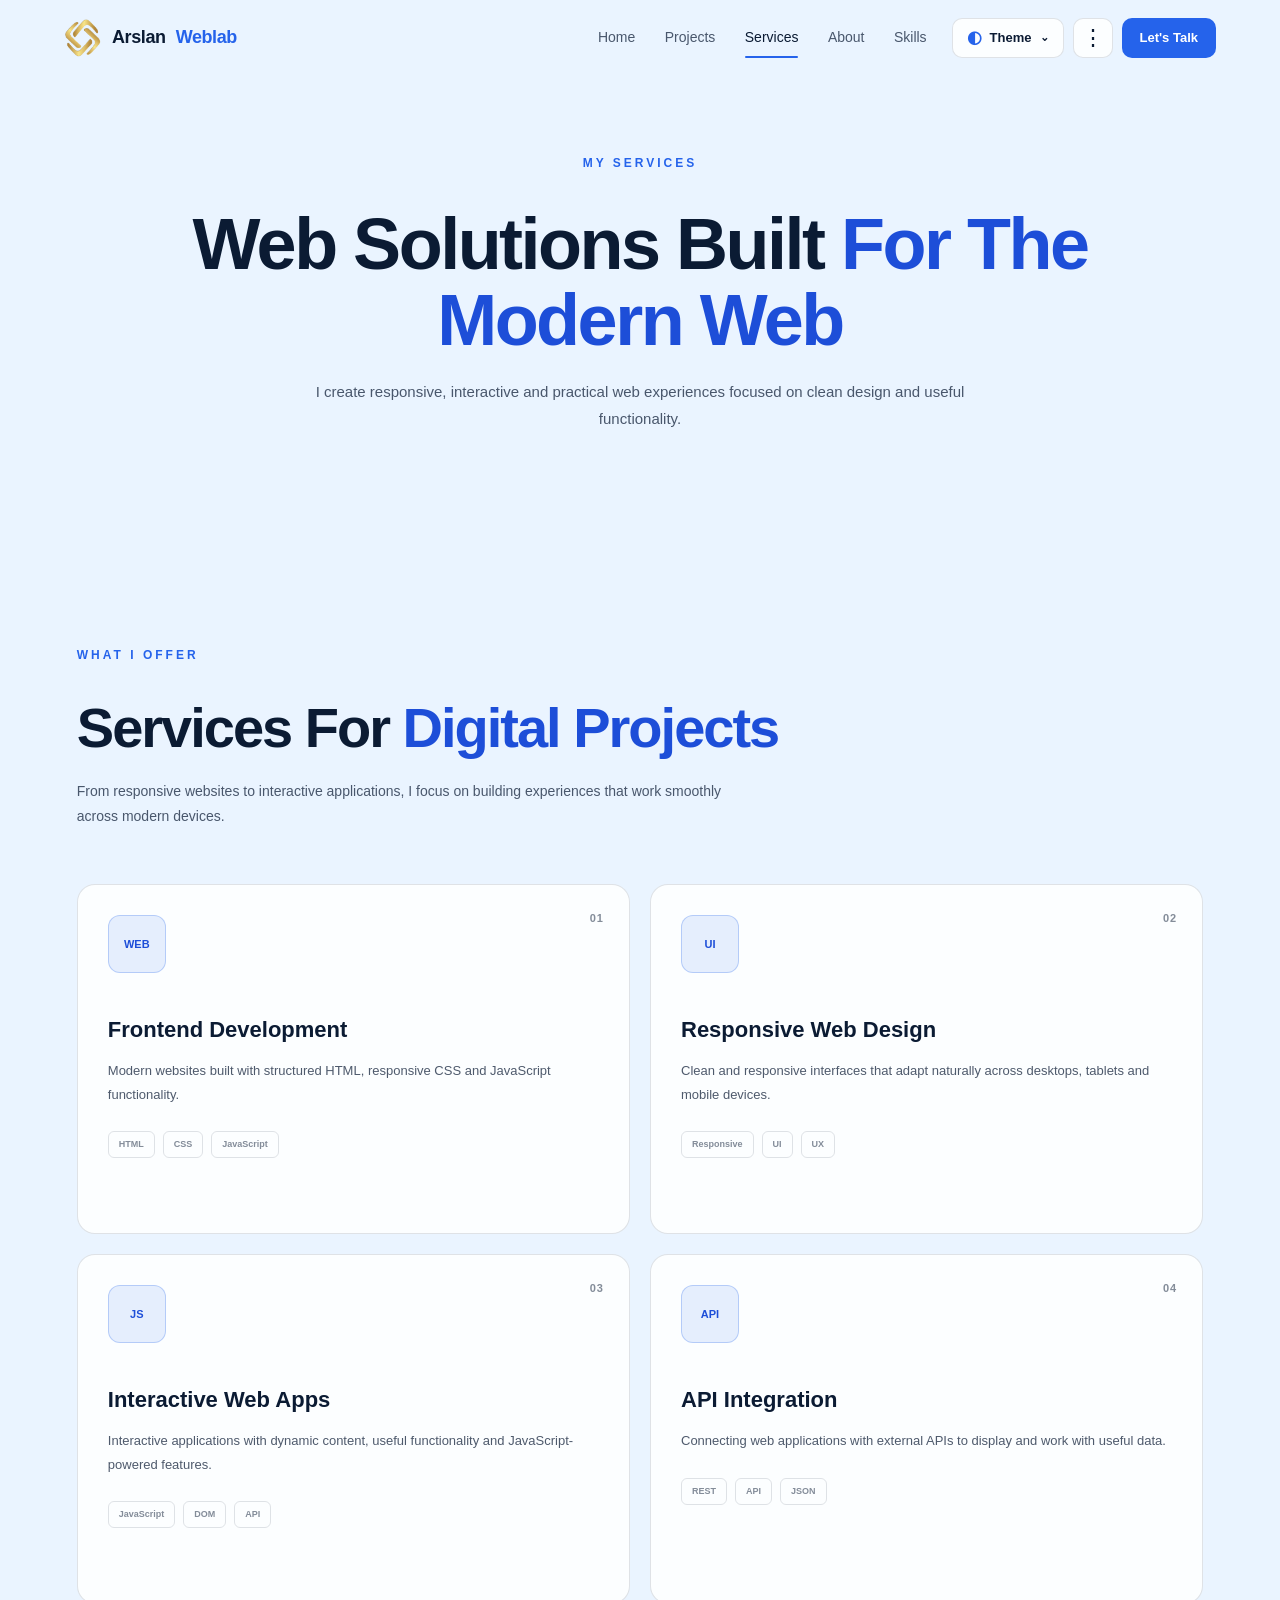
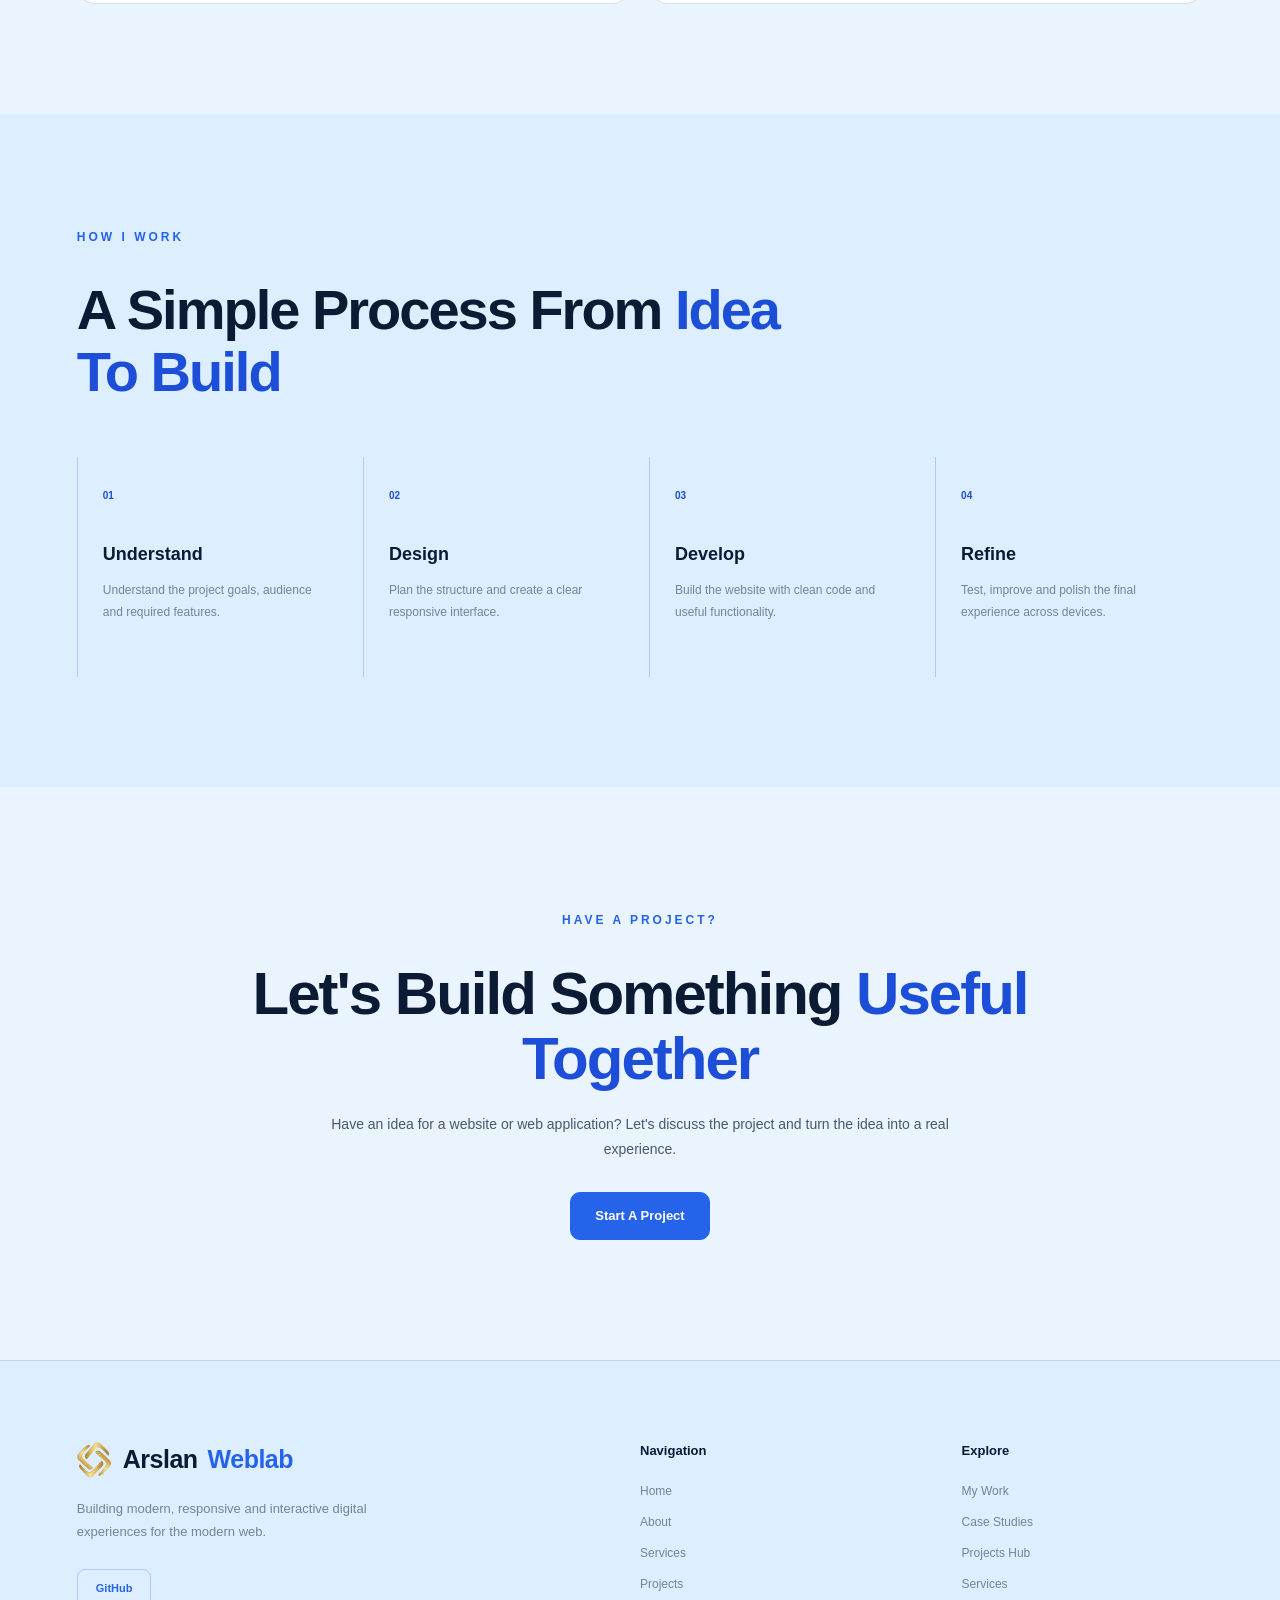
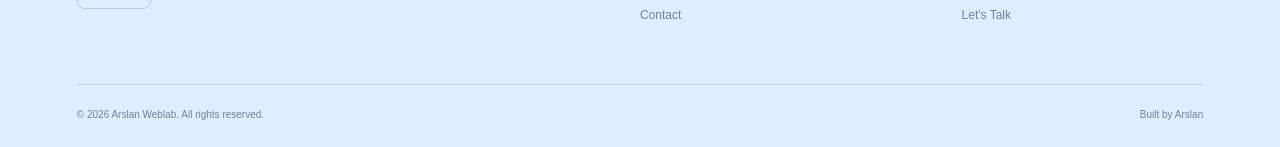
<file: pages/services.html>
<!DOCTYPE html>
<html lang="en">

<head>
    <meta charset="UTF-8">
    <meta name="viewport" content="width=device-width, initial-scale=1.0">
    <title>Services | Arslan Weblab</title>
    <link rel="icon" type="image/png" href="../assets/logo/logo.webp">


    <link rel="stylesheet" href="../css/style.css">
    <link rel="stylesheet" href="../css/components.css">
    <link rel="stylesheet" href="../css/pages.css">
    <link rel="stylesheet" href="../css/responsive.css">
    <link rel="icon" href="../assets/logo/logo.png" type="image/png">

    <noscript>
        <style>
            #pageLoader {
                display: none !important;
            }
        </style>
    </noscript>
    <script>
        (function () {
            var validThemes = ["system", "dark-blue", "light-blue", "white", "multi"];
            var saved = "system";
            try {
                var stored = localStorage.getItem("selectedTheme") || localStorage.getItem("arslanWeblabTheme");
                if (stored === "black") {
                    saved = "dark-blue";
                } else if (validThemes.indexOf(stored) !== -1) {
                    saved = stored;
                }
            } catch (e) {
                saved = "system";
            }
            var systemDark = window.matchMedia && window.matchMedia("(prefers-color-scheme: dark)").matches;
            var applied = saved === "system" ? (systemDark ? "dark-blue" : "light-blue") : saved;
            document.documentElement.setAttribute("data-theme", applied);
            document.documentElement.setAttribute("data-selected-theme", saved);
        })();
    </script>
</head>


<body>

    <div id="pageLoader" class="page-loader" aria-hidden="true">
        <div class="loader-track">
            <div class="loader-bar"></div>
        </div>
    </div>



    <header class="site-header">

        <nav class="navbar" aria-label="Main Navigation">

            <a href="../index.html" class="brand">
                <img src="../assets/logo/logo.webp" alt="Arslan Weblab Logo">
                Arslan<span> Weblab</span>
            </a>

            <div class="nav-links">
                <a href="../index.html" class="nav-link">Home</a>
                <a href="projects.html" class="nav-link">Projects</a>
                <a href="services.html" class="nav-link active">Services</a>
                <a href="about.html" class="nav-link">About</a>
                <a href="about.html#skills" class="nav-link">Skills</a>
            </div>

            <div class="nav-actions">

                <div class="theme-switcher">
                    <button class="theme-toggle-btn" id="themeToggleBtn" type="button" aria-expanded="false"
                        aria-controls="themeOptions" aria-label="Theme menu">
                        <span class="theme-toggle-icon">◐</span>
                        <span>Theme</span>
                        <span class="theme-toggle-arrow">⌄</span>
                    </button>

                    <div class="theme-options" id="themeOptions" hidden>
                        <div class="theme-options-heading">Choose a Theme</div>

                        <button class="theme-option" type="button" data-theme-option="system" aria-pressed="false">
                            <span class="theme-preview theme-preview-system"></span>
                            <span class="theme-option-name">System Theme</span>
                            <span class="theme-check"></span>
                        </button>

                        <button class="theme-option" type="button" data-theme-option="dark-blue" aria-pressed="false">
                            <span class="theme-preview theme-preview-dark"></span>
                            <span class="theme-option-name">Dark Blue</span>
                            <span class="theme-check"></span>
                        </button>

                        <button class="theme-option" type="button" data-theme-option="light-blue" aria-pressed="false">
                            <span class="theme-preview theme-preview-light-blue"></span>
                            <span class="theme-option-name">Light Blue</span>
                            <span class="theme-check"></span>
                        </button>

                        <button class="theme-option" type="button" data-theme-option="white" aria-pressed="false">
                            <span class="theme-preview theme-preview-white"></span>
                            <span class="theme-option-name">Pure White</span>
                            <span class="theme-check"></span>
                        </button>

                        <button class="theme-option" type="button" data-theme-option="multi" aria-pressed="false">
                            <span class="theme-preview theme-preview-multi"></span>
                            <span class="theme-option-name">Multicolor</span>
                            <span class="theme-check"></span>
                        </button>
                    </div>
                </div>

                <button class="more-button" id="moreButton" type="button" aria-label="Open more navigation"
                    aria-expanded="false" aria-controls="moreMenu" title="More">
                    ⋮
                </button>

                <a href="contact.html" class="nav-cta">Let's Talk</a>

            </div>

            <button class="mobile-menu-button" id="mobileMenuButton" type="button" aria-label="Open navigation menu"
                aria-expanded="false" aria-controls="mobileMenu">
                <span></span>
                <span></span>
                <span></span>
            </button>

        </nav>

        <div class="more-menu" id="moreMenu" aria-label="More navigation links">
            <a href="case-studies.html">
                <span>Case Studies</span>
                <span>↗</span>
            </a>
            <a href="services.html#process">
                <span>Process</span>
                <span>↗</span>
            </a>
            <a href="about.html#testimonials">
                <span>Testimonials</span>
                <span>↗</span>
            </a>
            <a href="https://github.com/arslansahil850-alt" target="_blank" rel="noopener noreferrer">
                <span>GitHub</span>
                <span>↗</span>
            </a>
            <a href="about.html#developer">
                <span>Developer</span>
                <span>↗</span>
            </a>
        </div>

        <div class="mobile-menu" id="mobileMenu" aria-label="Mobile Navigation">


            <div class="mobile-menu-section mobile-primary-nav">
                <div class="mobile-section-label">Navigation</div>
                <div class="mobile-menu-links">
                    <a href="../index.html" class="mobile-nav-link">Home</a>
                    <a href="projects.html" class="mobile-nav-link">Projects</a>
                    <a href="services.html" class="mobile-nav-link active">Services</a>
                    <a href="about.html" class="mobile-nav-link">About</a>
                    <a href="about.html#skills" class="mobile-nav-link">Skills</a>
                </div>
            </div>


            <div class="mobile-menu-section mobile-additional-nav">
                <div class="mobile-section-label">More Links</div>
                <div class="mobile-menu-links">
                    <a href="case-studies.html" class="mobile-nav-link">
                        <span>Case Studies</span>
                        <span class="mobile-nav-arrow">↗</span>
                    </a>
                    <a href="services.html#process" class="mobile-nav-link">
                        <span>Process</span>
                        <span class="mobile-nav-arrow">↗</span>
                    </a>
                    <a href="about.html#testimonials" class="mobile-nav-link">
                        <span>Testimonials</span>
                        <span class="mobile-nav-arrow">↗</span>
                    </a>
                    <a href="https://github.com/arslansahil850-alt" target="_blank" rel="noopener noreferrer"
                        class="mobile-nav-link">
                        <span>GitHub</span>
                        <span class="mobile-nav-arrow">↗</span>
                    </a>
                    <a href="about.html#developer" class="mobile-nav-link">
                        <span>Developer</span>
                        <span class="mobile-nav-arrow">↗</span>
                    </a>
                </div>
            </div>


            <div class="mobile-menu-section mobile-theme-section">
                <div class="mobile-theme-wrapper">
                    <button class="mobile-theme-button" id="mobileThemeButton" type="button" aria-expanded="false"
                        aria-controls="mobileThemeOptions">
                        <span class="mobile-theme-button-left">
                            <span class="theme-toggle-icon">◐</span>
                            <span>Theme:</span>
                            <strong id="mobileThemeName">Multicolor</strong>
                        </span>
                        <span class="mobile-extra-arrow">⌄</span>
                    </button>

                    <div class="mobile-theme-options" id="mobileThemeOptions" hidden>
                        <button class="theme-option" type="button" data-theme-option="system" aria-pressed="false">
                            <span class="theme-preview theme-preview-system"></span>
                            <span class="theme-option-name">System Theme</span>
                            <span class="theme-check"></span>
                        </button>

                        <button class="theme-option" type="button" data-theme-option="dark-blue" aria-pressed="false">
                            <span class="theme-preview theme-preview-dark"></span>
                            <span class="theme-option-name">Dark Blue</span>
                            <span class="theme-check"></span>
                        </button>

                        <button class="theme-option" type="button" data-theme-option="light-blue" aria-pressed="false">
                            <span class="theme-preview theme-preview-light-blue"></span>
                            <span class="theme-option-name">Light Blue</span>
                            <span class="theme-check"></span>
                        </button>

                        <button class="theme-option" type="button" data-theme-option="white" aria-pressed="false">
                            <span class="theme-preview theme-preview-white"></span>
                            <span class="theme-option-name">Pure White</span>
                            <span class="theme-check"></span>
                        </button>

                        <button class="theme-option" type="button" data-theme-option="multi" aria-pressed="false">
                            <span class="theme-preview theme-preview-multi"></span>
                            <span class="theme-option-name">Multicolor</span>
                            <span class="theme-check"></span>
                        </button>
                    </div>
                </div>
            </div>


            <div class="mobile-menu-section mobile-contact-section">
                <a href="contact.html" class="mobile-cta">
                    <span>Let's Talk</span>
                    <span>→</span>
                </a>
            </div>

        </div>

    </header>

    <main>

        <section class="page-hero">
            <div class="page-hero-container">

                <span class="section-label">MY SERVICES</span>

                <h1>
                    Web Solutions Built
                    <span>For The Modern Web</span>
                </h1>

                <p>
                    I create responsive, interactive and practical web
                    experiences focused on clean design and useful functionality.
                </p>

            </div>
        </section>

        <section class="services-page-section">
            <div class="services-page-container">

                <div class="services-page-heading">
                    <span class="section-label">WHAT I OFFER</span>

                    <h2>
                        Services For
                        <span>Digital Projects</span>
                    </h2>

                    <p>
                        From responsive websites to interactive applications,
                        I focus on building experiences that work smoothly
                        across modern devices.
                    </p>
                </div>

                <div class="services-page-grid">

                    <article class="services-page-card">
                        <div class="services-page-number">01</div>

                        <div class="services-page-icon">WEB</div>

                        <h3>Frontend Development</h3>

                        <p>
                            Modern websites built with structured HTML,
                            responsive CSS and JavaScript functionality.
                        </p>

                        <div class="services-page-tags">
                            <span>HTML</span>
                            <span>CSS</span>
                            <span>JavaScript</span>
                        </div>
                    </article>

                    <article class="services-page-card">
                        <div class="services-page-number">02</div>

                        <div class="services-page-icon">UI</div>

                        <h3>Responsive Web Design</h3>

                        <p>
                            Clean and responsive interfaces that adapt
                            naturally across desktops, tablets and mobile devices.
                        </p>

                        <div class="services-page-tags">
                            <span>Responsive</span>
                            <span>UI</span>
                            <span>UX</span>
                        </div>
                    </article>

                    <article class="services-page-card">
                        <div class="services-page-number">03</div>

                        <div class="services-page-icon">JS</div>

                        <h3>Interactive Web Apps</h3>

                        <p>
                            Interactive applications with dynamic content,
                            useful functionality and JavaScript-powered features.
                        </p>

                        <div class="services-page-tags">
                            <span>JavaScript</span>
                            <span>DOM</span>
                            <span>API</span>
                        </div>
                    </article>

                    <article class="services-page-card">
                        <div class="services-page-number">04</div>

                        <div class="services-page-icon">API</div>

                        <h3>API Integration</h3>

                        <p>
                            Connecting web applications with external APIs
                            to display and work with useful data.
                        </p>

                        <div class="services-page-tags">
                            <span>REST</span>
                            <span>API</span>
                            <span>JSON</span>
                        </div>
                    </article>

                </div>

            </div>
        </section>

        <section class="services-process-section" id="process">
            <div class="services-process-container">

                <div class="services-process-heading">
                    <span class="section-label">HOW I WORK</span>

                    <h2>
                        A Simple Process From
                        <span>Idea To Build</span>
                    </h2>
                </div>

                <div class="services-process-grid">

                    <div class="services-process-item">
                        <span>01</span>
                        <h3>Understand</h3>
                        <p>
                            Understand the project goals, audience and required features.
                        </p>
                    </div>

                    <div class="services-process-item">
                        <span>02</span>
                        <h3>Design</h3>
                        <p>
                            Plan the structure and create a clear responsive interface.
                        </p>
                    </div>

                    <div class="services-process-item">
                        <span>03</span>
                        <h3>Develop</h3>
                        <p>
                            Build the website with clean code and useful functionality.
                        </p>
                    </div>

                    <div class="services-process-item">
                        <span>04</span>
                        <h3>Refine</h3>
                        <p>
                            Test, improve and polish the final experience across devices.
                        </p>
                    </div>

                </div>

            </div>
        </section>

        <section class="services-cta-section">
            <div class="services-cta-container">

                <span class="section-label">HAVE A PROJECT?</span>

                <h2>
                    Let's Build Something
                    <span>Useful Together</span>
                </h2>

                <p>
                    Have an idea for a website or web application?
                    Let's discuss the project and turn the idea into a real experience.
                </p>

                <a href="contact.html" class="services-cta-btn">
                    Start A Project
                </a>

            </div>
        </section>

    </main>

    <footer class="site-footer">
        <div class="footer-container">

            <div class="footer-main">

                <div class="footer-brand">
                    <a href="../index.html" class="footer-logo">
                        <img src="../assets/logo/logo.webp" alt="Arslan Weblab Logo">
                        Arslan <span>Weblab</span>
                    </a>

                    <p>
                        Building modern, responsive and interactive
                        digital experiences for the modern web.
                    </p>

                    <a href="https://github.com/arslansahil850-alt" target="_blank" rel="noopener noreferrer"
                        class="footer-github">
                        GitHub
                    </a>
                </div>

                <div class="footer-links-group">
                    <h3>Navigation</h3>

                    <a href="../index.html">Home</a>
                    <a href="about.html">About</a>
                    <a href="services.html">Services</a>
                    <a href="projects.html">Projects</a>
                    <a href="contact.html">Contact</a>
                </div>

                <div class="footer-links-group">
                    <h3>Explore</h3>

                    <a href="projects.html">My Work</a>
                    <a href="case-studies.html">Case Studies</a>
                    <a href="https://myprojects-hub.netlify.app/" target="_blank">Projects Hub</a>
                    <a href="services.html">Services</a>
                    <a href="contact.html">Let's Talk</a>
                </div>

            </div>

            <div class="footer-bottom">
                <span>© 2026 Arslan Weblab. All rights reserved.</span>
                <span>Built by Arslan</span>
            </div>

        </div>
    </footer>

    <!-- Back to Top Button -->
    <button id="backToTop" class="back-to-top" aria-label="Back to top" title="Back to top">
        <svg xmlns="http://www.w3.org/2000/svg" width="20" height="20" viewBox="0 0 24 24" fill="none"
            stroke="currentColor" stroke-width="2.5" stroke-linecap="round" stroke-linejoin="round">
            <polyline points="18 15 12 9 6 15"></polyline>
        </svg>
    </button>

    <script src="../js/main.js"></script>
    <script src="../js/animations.js"></script>

</body>

</html>
</file>
<file: css/style.css>
:root {
    --bg: #05070b;
    --bg-secondary: #0a0f18;
    --surface: #0d131f;
    --surface-hover: #121a29;
    --text: #ffffff;
    --text-secondary: rgba(255, 255, 255, 0.72);
    --text-muted: rgba(255, 255, 255, 0.45);
    --border: rgba(255, 255, 255, 0.1);
    --border-hover: rgba(255, 255, 255, 0.18);
    --accent: #2563eb;
    --accent-hover: #3b82f6;
    --accent-soft: rgba(37, 99, 235, 0.12);
    --glass: rgba(5, 7, 11, 0.72);
    --shadow: rgba(0, 0, 0, 0.35);
    --radius-sm: 8px;
    --radius-md: 12px;
    --radius-lg: 18px;
    --transition: 0.3s ease;
    --custom-blue: #3670d4;
    --blue-border: rgba(59, 130, 246, 0.25);
    --blue-border-strong: rgba(59, 130, 246, 0.5);
    --blue-soft: rgba(37, 99, 235, 0.12);
    --card-background: var(--surface);
    --text-primary: var(--text);
    --form-background: var(--surface);
    --section-overlay: var(--accent-soft);
    --section-overlay-strong: var(--surface);
    --button-bg: var(--surface);
}

html[data-theme="dark-blue"],
body[data-theme="dark-blue"] {
    --bg: #06111f;
    --bg-secondary: #09182b;
    --surface: #0d2037;
    --surface-hover: #122944;
    --text: #ffffff;
    --text-secondary: rgba(255, 255, 255, 0.74);
    --text-muted: rgba(255, 255, 255, 0.48);
    --border: rgba(120, 180, 255, 0.12);
    --border-hover: rgba(120, 180, 255, 0.22);
    --accent: #3b82f6;
    --accent-hover: #60a5fa;
    --accent-soft: rgba(59, 130, 246, 0.14);
    --glass: rgba(6, 17, 31, 0.85);
    --shadow: rgba(0, 20, 50, 0.4);
    --blue-border: rgba(120, 180, 255, 0.22);
    --blue-border-strong: rgba(120, 180, 255, 0.4);
    --blue-soft: rgba(59, 130, 246, 0.14);
    --card-background: var(--surface);
    --text-primary: var(--text);
    --form-background: var(--surface);
    --section-overlay: var(--accent-soft);
    --section-overlay-strong: var(--surface);
    --button-bg: var(--surface);
}

html[data-theme="light-blue"],
body[data-theme="light-blue"] {
    --bg: #eaf4ff;
    --bg-secondary: #dceeff;
    --surface: rgba(255, 255, 255, 0.85);
    --surface-hover: #ffffff;
    --text: #0b1b33;
    --text-secondary: rgba(11, 27, 51, 0.72);
    --text-muted: rgba(11, 27, 51, 0.5);
    --border: rgba(11, 27, 51, 0.12);
    --border-hover: rgba(37, 99, 235, 0.25);
    --accent: #2563eb;
    --accent-hover: #1d4ed8;
    --accent-soft: rgba(37, 99, 235, 0.1);
    --glass: rgba(234, 244, 255, 0.88);
    --shadow: rgba(30, 80, 140, 0.15);
    --blue-border: rgba(37, 99, 235, 0.2);
    --blue-border-strong: rgba(37, 99, 235, 0.4);
    --blue-soft: rgba(37, 99, 235, 0.1);
    --card-background: var(--surface);
    --text-primary: var(--text);
    --form-background: var(--surface);
    --section-overlay: var(--accent-soft);
    --section-overlay-strong: var(--surface);
    --button-bg: var(--surface);
}

html[data-theme="white"],
body[data-theme="white"] {
    --bg: #ffffff;
    --bg-secondary: #f4f6f9;
    --surface: #ffffff;
    --surface-hover: #f7f9fc;
    --text: #101828;
    --text-secondary: #344054;
    --text-muted: #667085;
    --border: rgba(16, 24, 40, 0.12);
    --border-hover: rgba(37, 99, 235, 0.3);
    --accent: #2563eb;
    --accent-hover: #1d4ed8;
    --accent-soft: rgba(37, 99, 235, 0.08);
    --glass: rgba(255, 255, 255, 0.94);
    --shadow: rgba(16, 24, 40, 0.12);
    --blue-border: rgba(16, 24, 40, 0.15);
    --blue-border-strong: rgba(37, 99, 235, 0.3);
    --blue-soft: rgba(37, 99, 235, 0.08);
    --card-background: var(--surface);
    --text-primary: var(--text);
    --form-background: var(--surface);
    --section-overlay: var(--accent-soft);
    --section-overlay-strong: var(--surface);
    --button-bg: var(--surface);
}

html[data-theme="multi"],
body[data-theme="multi"] {
    --bg: #090714;
    --bg-secondary: #110b24;
    --surface: #15102b;
    --surface-hover: #1c1539;
    --text: #ffffff;
    --text-secondary: rgba(255, 255, 255, 0.74);
    --text-muted: rgba(255, 255, 255, 0.48);
    --border: rgba(255, 255, 255, 0.11);
    --border-hover: rgba(255, 255, 255, 0.22);
    --accent: #8b5cf6;
    --accent-hover: #a78bfa;
    --accent-soft: rgba(139, 92, 246, 0.14);
    --glass: rgba(9, 7, 20, 0.88);
    --shadow: rgba(40, 10, 80, 0.4);
    --blue-border: rgba(139, 92, 246, 0.25);
    --blue-border-strong: rgba(139, 92, 246, 0.45);
    --blue-soft: rgba(139, 92, 246, 0.14);
    --card-background: var(--surface);
    --text-primary: var(--text);
    --form-background: var(--surface);
    --section-overlay: var(--accent-soft);
    --section-overlay-strong: var(--surface);
    --button-bg: var(--surface);
}

*,
*::before,
*::after {
    box-sizing: border-box;
    margin: 0;
    padding: 0;
}

html {
    width: 100%;
    min-height: 100%;
    overflow-x: hidden;
    scroll-behavior: smooth;
    scrollbar-width: thin;
    scrollbar-color: #3a3a40 transparent;
}

body {
    width: 100%;
    min-height: 100vh;
    overflow-x: hidden;
    background: var(--bg);
    color: var(--text);
    font-family: Arial, Helvetica, sans-serif;
    line-height: 1.5;
    transition: background-color 0.35s ease, color 0.35s ease;
}

button,
input,
textarea,
select {
    font: inherit;
}

button,
a {
    -webkit-tap-highlight-color: transparent;
}

a {
    color: inherit;
}

img {
    display: block;
    max-width: 100%;
}

main {
    width: 100%;
    min-height: 100vh;
}

.site-header {
    position: fixed;
    top: 0;
    left: 0;
    width: 100%;
    z-index: 1000;
}

.navbar {
    position: relative;
    width: 100%;
    min-height: 76px;
    padding: 0 clamp(20px, 5vw, 70px);
    display: flex;
    align-items: center;
    gap: 25px;
    background: transparent;
    border-bottom: 1px solid transparent;
    transition:
        background-color 0.3s ease,
        border-color 0.3s ease,
        backdrop-filter 0.3s ease;
}

.site-header.scrolled .navbar {
    background: var(--glass);
    border-bottom-color: var(--border);
    backdrop-filter: blur(18px);
    -webkit-backdrop-filter: blur(18px);
}

.brand {
    flex-shrink: 0;
    display: inline-flex;
    align-items: center;
    gap: 10px;
    min-width: 0;
    color: var(--text);
    text-decoration: none;
    font-size: 18px;
    font-weight: 700;
    letter-spacing: -0.4px;
}

.brand img {
    width: 38px;
    height: 38px;
    flex-shrink: 0;
    object-fit: contain;
}

.brand span {
    font-size: 18px;
    font-weight: 700;
    letter-spacing: -0.4px;
    color: var(--accent);
}

.nav-links {
    margin-left: auto;
    display: flex;
    align-items: center;
    gap: clamp(18px, 2.3vw, 30px);
}

.nav-link {
    position: relative;
    padding: 10px 0;
    color: var(--text-secondary);
    text-decoration: none;
    font-size: 14px;
    font-weight: 500;
    white-space: nowrap;
    transition: color var(--transition);
}

.nav-link:hover,
.nav-link.active {
    color: var(--text);
}

.nav-link::after {
    content: "";
    position: absolute;
    left: 0;
    bottom: 0;
    width: 0;
    height: 2px;
    border-radius: 20px;
    background: var(--accent);

    transition: width var(--transition);
}

.nav-link:hover::after,
.nav-link.active::after {
    width: 100%;
}

.nav-actions {
    display: flex;
    align-items: center;
    gap: 9px;
    flex-shrink: 0;
}

.theme-switcher {
    position: relative;
    display: inline-flex;
    align-items: center;
}

.theme-toggle-btn {
    display: inline-flex;
    align-items: center;
    justify-content: center;
    gap: 8px;
    min-height: 40px;
    padding: 0 14px;
    border: 1px solid var(--border);
    border-radius: 10px;
    background: var(--surface);
    color: var(--text);
    font: inherit;
    font-size: 13px;
    font-weight: 600;
    cursor: pointer;
    transition: background-color var(--transition), border-color var(--transition), transform var(--transition);
}

.theme-toggle-btn:hover {
    background: var(--surface-hover);
    border-color: var(--border-hover);
    transform: translateY(-2px);
}

.theme-toggle-btn:focus-visible {
    outline: 2px solid var(--accent);
    outline-offset: 2px;
}

.theme-toggle-icon {
    font-size: 17px;
    color: var(--accent);
    line-height: 1;
}

.theme-toggle-arrow {
    font-size: 11px;
    transition: transform var(--transition);
}

.theme-toggle-btn[aria-expanded="true"] .theme-toggle-arrow {
    transform: rotate(180deg);
}

.theme-options {
    position: absolute;
    top: calc(100% + 10px);
    right: 0;
    z-index: 10005;
    width: 220px;
    padding: 8px;
    display: grid;
    gap: 4px;
    background: var(--glass);
    border: 1px solid var(--border);
    border-radius: 15px;
    box-shadow: 0 20px 50px var(--shadow);
    backdrop-filter: blur(24px);
    -webkit-backdrop-filter: blur(24px);
}

.theme-options[hidden] {
    display: none !important;
}

.theme-options-heading {
    padding: 6px 10px 4px;
    color: var(--accent);
    font-size: 11px;
    font-weight: 700;
    letter-spacing: 1px;
    text-transform: uppercase;
}

.theme-option {
    display: flex;
    align-items: center;
    gap: 10px;
    width: 100%;
    padding: 9px 10px;
    border: 1px solid transparent;
    border-radius: 9px;
    background: transparent;
    color: var(--text);
    font: inherit;
    font-size: 13px;
    font-weight: 500;
    text-align: left;
    cursor: pointer;
    transition: background-color var(--transition), border-color var(--transition);
}

.theme-option:hover,
.theme-option.active {
    background: var(--accent-soft);
    border-color: var(--border-hover);
}

.theme-preview {
    flex: 0 0 20px;
    width: 20px;
    height: 20px;
    border: 1px solid var(--border);
    border-radius: 6px;
}

.theme-preview-system {
    background: linear-gradient(90deg, #172033 50%, #ffffff 50%);
}

.theme-preview-dark {
    background: linear-gradient(135deg, #081426 50%, #4d8dff 50%);
}

.theme-preview-light-blue {
    background: linear-gradient(135deg, #dceeff 50%, #2563eb 50%);
}

.theme-preview-white {
    background: linear-gradient(135deg, #ffffff 50%, #cbd5e1 50%);
}

.theme-preview-multi {
    background: linear-gradient(135deg, #8b5cf6, #ec4899, #06b6d4);
}

.theme-option-name {
    flex: 1;
}

.theme-check {
    color: var(--accent);
    font-weight: 800;
}

.theme-option.active .theme-check::before {
    content: "✓";
}

.more-button {
    width: 40px;
    height: 40px;
    flex-shrink: 0;
    display: inline-flex;
    align-items: center;
    justify-content: center;
    border: 1px solid var(--border);
    border-radius: 10px;
    background: var(--surface);
    color: var(--text);
    font-size: 22px;
    line-height: 1;
    cursor: pointer;
    transition: background-color var(--transition), border-color var(--transition), transform var(--transition);
}

.more-button:hover {
    background: var(--surface-hover);
    border-color: var(--border-hover);
    transform: translateY(-2px);
}

.more-button:focus-visible {
    outline: 2px solid var(--accent);
    outline-offset: 2px;
}

.more-button.open {
    transform: rotate(90deg);
}

.nav-cta {
    min-height: 40px;
    padding: 0 18px;
    display: inline-flex;
    align-items: center;
    justify-content: center;
    border-radius: 10px;
    background: var(--accent);
    color: #ffffff !important;
    text-decoration: none;
    font-size: 13px;
    font-weight: 600;
    white-space: nowrap;
    transition: background-color var(--transition), transform var(--transition), box-shadow var(--transition);
}

.nav-cta:hover {
    background: var(--accent-hover);
    transform: translateY(-2px);
    box-shadow: 0 10px 25px var(--accent-soft);
}

.nav-cta:focus-visible {
    outline: 2px solid var(--accent);
    outline-offset: 2px;
}

.more-menu {
    position: absolute;
    top: calc(100% + 10px);
    right: clamp(20px, 5vw, 70px);
    width: 220px;
    padding: 8px;
    display: flex;
    flex-direction: column;
    gap: 3px;
    background: var(--glass);
    border: 1px solid var(--border);
    border-radius: 15px;
    box-shadow: 0 20px 50px var(--shadow);
    backdrop-filter: blur(24px);
    -webkit-backdrop-filter: blur(24px);
    opacity: 0;
    visibility: hidden;
    transform: translateY(-10px) scale(0.98);
    transform-origin: top right;
    transition: opacity 0.25s ease, visibility 0.25s ease, transform 0.25s ease;
    z-index: 10005;
}

.more-menu.open {
    opacity: 1;
    visibility: visible;
    transform: translateY(0) scale(1);
}

.more-menu a {
    min-height: 42px;
    padding: 0 12px;
    display: flex;
    align-items: center;
    justify-content: space-between;
    gap: 15px;
    border-radius: 9px;
    color: var(--text-secondary);
    text-decoration: none;
    font-size: 13px;
    font-weight: 500;
    transition: background-color var(--transition), color var(--transition), padding var(--transition);
}

.more-menu a span:last-child {
    color: var(--text-muted);
    transition: transform var(--transition);
}

.more-menu a:hover {
    padding-left: 15px;
    background: var(--accent-soft);
    color: var(--text);
}

.more-menu a:hover span:last-child {
    transform: translate(2px, -2px);
    color: var(--accent);
}

.mobile-menu-button {
    display: none;
}

.mobile-menu {
    display: none;
}



.hero {
    width: 100%;
    min-height: calc(100vh - 80px);
    display: flex;
    align-items: center;
    position: relative;
    overflow: hidden;
    padding: 100px 6%;
}

.hero::before {
    content: "";
    position: absolute;
    width: 500px;
    height: 500px;
    top: -180px;
    left: -180px;
    border-radius: 50%;
    background: var(--accent-soft);
    filter: blur(100px);
    pointer-events: none;
}

.hero::after {
    content: "";
    position: absolute;
    width: 450px;
    height: 450px;
    right: -180px;
    bottom: -180px;
    border-radius: 50%;
    background: var(--accent-soft);
    filter: blur(100px);
    pointer-events: none;
}

.hero-container {
    width: 100%;
    max-width: 1400px;
    margin: 0 auto;
    display: grid;
    grid-template-columns: 1.05fr 0.95fr;
    align-items: center;
    gap: 70px;
}

.hero-content {
    position: relative;
    z-index: 2;
}

.hero-label {
    display: inline-flex;
    align-items: center;
    gap: 10px;
    font-size: 13px;
    font-weight: 700;
    letter-spacing: 3px;
    color: var(--accent);
    margin-bottom: 22px;
    opacity: 0;
    transform: translateY(25px);
    animation: heroContentIn 0.8s ease forwards;
    animation-delay: 0.1s;
}

.hero-label::before {
    content: "";
    width: 35px;
    height: 2px;
    background: var(--accent);
}

.hero h1 {
    max-width: 800px;
    font-size: clamp(48px, 6vw, 88px);
    line-height: 1.02;
    font-weight: 800;
    letter-spacing: -3px;
    color: var(--text);
    margin-bottom: 28px;
    opacity: 0;
    transform: translateY(25px);
    animation: heroContentIn 0.8s ease forwards;
    animation-delay: 0.2s;
}

.hero h1 span {
    color: var(--accent);
}

.hero-description {
    max-width: 620px;
    font-size: 17px;
    line-height: 1.8;
    color: var(--text-secondary);
    margin-bottom: 35px;
    opacity: 0;
    transform: translateY(25px);
    animation: heroContentIn 0.8s ease forwards;
    animation-delay: 0.3s;
}

.hero-buttons {
    display: flex;
    align-items: center;
    gap: 16px;
    flex-wrap: wrap;
    opacity: 0;
    transform: translateY(25px);
    animation: heroContentIn 0.8s ease forwards;
    animation-delay: 0.4s;
}

.hero-btn {
    min-height: 52px;
    padding: 0 25px;
    display: inline-flex;
    align-items: center;
    justify-content: center;
    border-radius: 10px;
    font-size: 14px;
    font-weight: 700;
    text-decoration: none;
    transition: 0.3s ease;
}

.hero-btn-primary {
    color: #ffffff;
    background: var(--accent);
    border: 1px solid var(--accent);
}

.hero-btn-primary:hover {
    transform: translateY(-3px);
    background: var(--accent-hover);
}

.hero-btn-secondary {
    color: var(--text);
    background: transparent;
    border: 1px solid var(--border-hover);
}

.hero-btn-secondary:hover {
    transform: translateY(-3px);
    border-color: var(--accent);
    color: var(--accent);
}

.hero-stats {
    display: flex;
    align-items: center;
    gap: 45px;
    margin-top: 55px;
    opacity: 0;
    transform: translateY(25px);
    animation: heroContentIn 0.8s ease forwards;
    animation-delay: 0.5s;
}

.hero-stat {
    display: flex;
    flex-direction: column;
    gap: 5px;
}

.hero-stat strong {
    font-size: 25px;
    color: var(--text);
    font-weight: 800;
}

.hero-stat span {
    font-size: 12px;
    color: var(--text-muted);
    text-transform: uppercase;
    letter-spacing: 1px;
}

.hero-visual {
    position: relative;
    z-index: 2;
    min-height: 560px;
    display: flex;
    align-items: center;
    justify-content: center;
    opacity: 0;
    transform: translateX(30px);
    animation: heroVisualIn 1s ease forwards;
    animation-delay: 0.25s;
}

.hero-card {
    width: min(430px, 85%);
    min-height: 330px;
    position: relative;
    z-index: 3;
    padding: 22px;
    border: 1px solid var(--border-hover);
    border-radius: 22px;
    background: var(--surface);
    box-shadow: 0 30px 80px var(--shadow);
    backdrop-filter: blur(15px);
    transform: perspective(1000px) rotateY(-8deg) rotateX(3deg);
    transition: 0.5s ease;
}

.hero-card:hover {
    transform: perspective(1000px) rotateY(0deg) rotateX(0deg) translateY(-8px);
}

.hero-card-top {
    display: flex;
    gap: 7px;
    padding-bottom: 20px;
    border-bottom: 1px solid var(--border);
}

.hero-card-top span {
    width: 9px;
    height: 9px;
    border-radius: 50%;
    background: var(--accent);
}

.hero-code {
    padding: 35px 10px;
}

.hero-code .code-line {
    height: 8px;
    border-radius: 10px;
    margin-bottom: 14px;
    background: var(--accent);
    opacity: 0.7;
}

.code-long {
    width: 82%;
}

.code-medium {
    width: 60%;
}

.code-short {
    width: 38%;
}

.code-space {
    height: 14px;
}

.hero-card-footer {
    display: flex;
    align-items: center;
    justify-content: space-between;
    padding-top: 18px;
    border-top: 1px solid var(--border);
    font-size: 11px;
    color: var(--text-muted);
    letter-spacing: 1px;
}

.hero-orbit {
    position: absolute;
    border: 1px solid var(--border);
    border-radius: 50%;
    pointer-events: none;
}

.orbit-one {
    width: 520px;
    height: 520px;
}

.orbit-two {
    width: 370px;
    height: 370px;
}

.floating-badge {
    position: absolute;
    z-index: 4;
    padding: 12px 18px;
    border-radius: 12px;
    background: var(--surface);
    border: 1px solid var(--border-hover);
    color: var(--text);
    font-size: 12px;
    font-weight: 700;
    letter-spacing: 1px;
    box-shadow: 0 15px 35px var(--shadow);
    backdrop-filter: blur(10px);
}

.badge-html {
    top: 18%;
    left: 4%;
    animation: heroFloat 4s ease-in-out infinite;
}

.badge-js {
    right: 4%;
    top: 30%;
    animation: heroFloat 4.5s ease-in-out infinite 0.5s;
}

.badge-css {
    bottom: 17%;
    left: 9%;
    animation: heroFloat 5s ease-in-out infinite 1s;
}

@keyframes heroFloat {

    0%,
    100% {
        transform: translateY(0);
    }

    50% {
        transform: translateY(-12px);
    }
}

.hero-visual::before,
.hero-visual::after {
    content: "";
    position: absolute;
    border-radius: 50%;
    background: var(--accent);
    opacity: 0.35;
    filter: blur(1px);
    pointer-events: none;
}

.hero-visual::before {
    width: 5px;
    height: 5px;
    top: 12%;
    right: 20%;
    animation: heroParticleOne 5s ease-in-out infinite;
}

.hero-visual::after {
    width: 4px;
    height: 4px;
    bottom: 18%;
    right: 12%;
    animation: heroParticleTwo 6s ease-in-out infinite;
}

@keyframes heroParticleOne {

    0%,
    100% {
        transform: translate(0, 0);
        opacity: 0.25;
    }

    50% {
        transform: translate(-20px, 25px);
        opacity: 0.7;
    }
}

@keyframes heroParticleTwo {

    0%,
    100% {
        transform: translate(0, 0);
        opacity: 0.2;
    }

    50% {
        transform: translate(20px, -25px);
        opacity: 0.6;
    }
}


@keyframes heroContentIn {
    to {
        opacity: 1;
        transform: translateY(0);
    }
}

@keyframes heroVisualIn {
    to {
        opacity: 1;
        transform: translateX(0);
    }
}










.section-label {
    display: inline-block;
    margin-bottom: 15px;
    color: var(--accent);
    font-size: 12px;
    font-weight: 700;
    letter-spacing: 3px;
}


.quick-skills {
    width: 100%;
    padding: 110px 6%;
    position: relative;
    overflow: hidden;
}

.quick-skills-container {
    width: 100%;
    max-width: 1400px;
    margin: 0 auto;
}

.quick-skills-heading {
    max-width: 700px;
    margin-bottom: 55px;
}

.quick-skills-heading h2 {
    font-size: clamp(36px, 5vw, 58px);
    line-height: 1.1;
    color: var(--text);
    margin-bottom: 20px;
}

.quick-skills-heading h2 span {
    color: var(--accent);
}

.quick-skills-heading p {
    max-width: 600px;
    color: var(--text-muted);
    font-size: 16px;
    line-height: 1.8;
}

.quick-skills-grid {
    display: grid;
    grid-template-columns: repeat(3, 1fr);
    gap: 18px;
}

.quick-skill-card {
    min-height: 190px;
    padding: 28px;
    position: relative;
    border: 1px solid var(--border);
    border-radius: 18px;
    background: var(--surface);
    transition: 0.35s ease;
    overflow: hidden;
}

.quick-skill-card::before {
    content: "";
    width: 90px;
    height: 90px;
    position: absolute;
    top: -45px;
    right: -45px;
    border-radius: 50%;
    background: var(--accent-soft);
    transition: 0.35s ease;
}

.quick-skill-card:hover {
    transform: translateY(-7px);
    border-color: var(--border-hover);
    background: var(--surface-hover);
    box-shadow: 0 20px 50px var(--shadow);
}

.quick-skill-card:hover::before {
    transform: scale(1.5);
}

.quick-skill-icon {
    width: 48px;
    height: 48px;
    margin-bottom: 22px;
    display: flex;
    align-items: center;
    justify-content: center;
    border: 1px solid var(--border-hover);
    border-radius: 12px;
    color: var(--accent);
    background: var(--accent-soft);
    font-size: 11px;
    font-weight: 800;
    letter-spacing: 1px;
    transition: 0.35s ease;
}

.quick-skill-card:hover .quick-skill-icon {
    transform: translateY(-3px);
    background: var(--accent-soft);
    border-color: var(--accent);
}

.quick-skill-card h3 {
    margin-bottom: 9px;
    color: var(--text);
    font-size: 18px;
}

.quick-skill-card p {
    color: var(--text-muted);
    font-size: 13px;
    line-height: 1.7;
}








.about-preview {
    width: 100%;
    padding: 120px 6%;
    position: relative;
    overflow: hidden;
}

.about-container {
    width: 100%;
    max-width: 1400px;
    margin: 0 auto;
    display: grid;
    grid-template-columns: 1.1fr 0.9fr;
    align-items: center;
    gap: 90px;
}

.about-content {
    max-width: 700px;
}

.about-content h2 {
    max-width: 650px;
    margin-bottom: 25px;
    color: var(--text);
    font-size: clamp(38px, 5vw, 62px);
    line-height: 1.08;
    letter-spacing: -2px;
}

.about-content h2 span {
    color: var(--accent);
}

.about-content p {
    max-width: 650px;
    margin-bottom: 18px;
    color: var(--text-secondary);
    font-size: 15px;
    line-height: 1.85;
}

.about-btn {
    display: inline-flex;
    align-items: center;
    justify-content: center;
    min-height: 50px;
    margin-top: 15px;
    padding: 0 25px;
    border: 1px solid var(--border-hover);
    border-radius: 10px;
    background: var(--accent-soft);
    color: var(--text);
    text-decoration: none;
    font-size: 13px;
    font-weight: 700;
    transition: 0.35s ease;
}

.about-btn:hover {
    transform: translateY(-3px);
    border-color: var(--accent);
    background: var(--accent-soft);
    color: var(--accent);
}

.about-highlights {
    display: grid;
    grid-template-columns: repeat(2, 1fr);
    gap: 16px;
}

.about-highlight-card {
    min-height: 180px;
    padding: 30px;
    display: flex;
    flex-direction: column;
    justify-content: center;
    border: 1px solid var(--border);
    border-radius: 18px;
    background: var(--surface);
    transition: 0.35s ease;
}

.about-highlight-card:hover {
    transform: translateY(-6px);
    border-color: var(--border-hover);
    background: var(--surface-hover);
    box-shadow: 0 20px 50px var(--shadow);
}

.about-highlight-number {
    margin-bottom: 8px;
    color: var(--accent);
    font-size: 32px;
    font-weight: 800;
}

.about-highlight-text {
    color: var(--text-muted);
    font-size: 12px;
    letter-spacing: 1px;
    text-transform: uppercase;
}








.skills-section {
    width: 100%;
    padding: 120px 6%;
    position: relative;
    overflow: hidden;
}

.skills-container {
    width: 100%;
    max-width: 1400px;
    margin: 0 auto;
}

.skills-heading {
    max-width: 700px;
    margin-bottom: 55px;
}

.skills-heading h2 {
    max-width: 650px;
    margin-bottom: 20px;
    color: var(--text);
    font-size: clamp(38px, 5vw, 60px);
    line-height: 1.08;
    letter-spacing: -2px;
}

.skills-heading h2 span {
    color: var(--accent);
}

.skills-heading p {
    max-width: 600px;
    color: var(--text-secondary);
    font-size: 15px;
    line-height: 1.8;
}

.skills-grid {
    display: grid;
    grid-template-columns: repeat(4, 1fr);
    gap: 16px;
}

.skill-card {
    min-height: 150px;
    padding: 25px;
    display: flex;
    align-items: center;
    gap: 18px;
    position: relative;
    border: 1px solid var(--border);
    border-radius: 17px;
    background: var(--surface);
    transition: 0.35s ease;
    overflow: hidden;
}

.skill-card::before {
    content: "";
    width: 100px;
    height: 100px;
    position: absolute;
    right: -50px;
    bottom: -50px;
    border-radius: 50%;
    background: var(--accent-soft);
    transition: 0.35s ease;
}

.skill-card:hover {
    transform: translateY(-6px);
    border-color: var(--border-hover);
    background: var(--surface-hover);
    box-shadow: 0 20px 50px var(--shadow);
}

.skill-card:hover::before {
    transform: scale(1.5);
}

.skill-icon {
    width: 55px;
    height: 55px;
    flex-shrink: 0;
    display: flex;
    align-items: center;
    justify-content: center;
    border: 1px solid var(--border-hover);
    border-radius: 14px;
    background: var(--accent-soft);
    color: var(--accent);
    font-size: 10px;
    font-weight: 800;
    letter-spacing: 1px;
    transition: 0.35s ease;
}

.skill-card:hover .skill-icon {
    transform: scale(1.05);
    border-color: var(--accent);
    background: var(--accent-soft);
}

.skill-info {
    position: relative;
    z-index: 1;
}

.skill-info h3 {
    margin-bottom: 6px;
    color: var(--text);
    font-size: 16px;
}

.skill-info p {
    color: var(--text-muted);
    font-size: 12px;
    line-height: 1.5;
}








.services-section {
    width: 100%;
    padding: 120px 6%;
    position: relative;
    overflow: hidden;
}

.services-container {
    width: 100%;
    max-width: 1400px;
    margin: 0 auto;
}

.services-heading {
    max-width: 700px;
    margin-bottom: 55px;
}

.services-heading h2 {
    max-width: 650px;
    margin-bottom: 20px;
    color: var(--text);
    font-size: clamp(38px, 5vw, 60px);
    line-height: 1.08;
    letter-spacing: -2px;
}

.services-heading h2 span {
    color: var(--accent);
}

.services-heading p {
    max-width: 600px;
    color: var(--text-secondary);
    font-size: 15px;
    line-height: 1.8;
}

.services-grid {
    display: grid;
    grid-template-columns: repeat(4, 1fr);
    gap: 18px;
}

.service-card {
    min-height: 370px;
    padding: 30px;
    position: relative;
    display: flex;
    flex-direction: column;
    border: 1px solid var(--border);
    border-radius: 20px;
    background: var(--surface);
    overflow: hidden;
    transition: 0.35s ease;
}

.service-card::before {
    content: "";
    width: 140px;
    height: 140px;
    position: absolute;
    top: -70px;
    right: -70px;
    border-radius: 50%;
    background: var(--accent-soft);
    transition: 0.4s ease;
}

.service-card:hover {
    transform: translateY(-8px);
    border-color: var(--border-hover);
    background: var(--surface-hover);
    box-shadow: 0 20px 50px var(--shadow);
}

.service-card:hover::before {
    transform: scale(1.5);
}

.service-number {
    position: absolute;
    top: 25px;
    right: 25px;
    color: var(--text-muted);
    font-size: 12px;
    font-weight: 700;
    letter-spacing: 1px;
}

.service-icon {
    width: 58px;
    height: 58px;
    margin-bottom: 30px;
    display: flex;
    align-items: center;
    justify-content: center;
    border: 1px solid var(--border-hover);
    border-radius: 15px;
    background: var(--accent-soft);
    color: var(--accent);
    font-size: 10px;
    font-weight: 800;
    letter-spacing: 1px;
    transition: 0.35s ease;
}

.service-card:hover .service-icon {
    transform: translateY(-4px);
    border-color: var(--accent);
    background: var(--accent-soft);
}

.service-card h3 {
    margin-bottom: 15px;
    color: var(--text);
    font-size: 20px;
    line-height: 1.35;
}

.service-card p {
    color: var(--text-muted);
    font-size: 13px;
    line-height: 1.8;
}

.service-link {
    margin-top: auto;
    padding-top: 25px;
    color: var(--accent);
    text-decoration: none;
    font-size: 12px;
    font-weight: 700;
    letter-spacing: 0.5px;
    transition: 0.3s ease;
}

.service-link:hover {
    color: var(--accent-hover);
    transform: translateX(4px);
}








.featured-projects {
    width: 100%;
    padding: 120px 6%;
    position: relative;
    overflow: hidden;
}

.featured-projects-container {
    width: 100%;
    max-width: 1400px;
    margin: 0 auto;
}

.featured-projects-heading {
    margin-bottom: 55px;
    display: flex;
    align-items: flex-end;
    justify-content: space-between;
    gap: 30px;
}

.featured-projects-heading h2 {
    max-width: 700px;
    color: var(--text);
    font-size: clamp(38px, 5vw, 60px);
    line-height: 1.08;
    letter-spacing: -2px;
}

.featured-projects-heading h2 span {
    color: var(--accent);
}

.projects-view-all {
    min-height: 48px;
    padding: 0 22px;
    display: inline-flex;
    align-items: center;
    justify-content: center;
    flex-shrink: 0;
    border: 1px solid var(--border);
    border-radius: 10px;
    color: var(--text);
    background: var(--accent-soft);
    text-decoration: none;
    font-size: 12px;
    font-weight: 700;
    transition: 0.35s ease;
}

.projects-view-all:hover {
    transform: translateY(-3px);
    border-color: var(--accent);
    color: var(--accent);
}

.featured-projects-grid {
    display: grid;
    grid-template-columns: repeat(3, 1fr);
    gap: 20px;
}

.featured-project-card {
    border: 1px solid var(--border);
    background: var(--surface);
    border-radius: 20px;
    overflow: hidden;
    transition: 0.4s ease;
}

.featured-project-card:hover {
    transform: translateY(-8px);
    border-color: var(--border-hover);
    background: var(--surface-hover);
    box-shadow: 0 20px 50px var(--shadow);
}

.project-image {
    height: 230px;
    display: flex;
    align-items: center;
    justify-content: center;
    position: relative;
    overflow: hidden;
    border-bottom: 1px solid var(--border);
    background: linear-gradient(135deg, #0c162a, #14294d);
}

html[data-theme="white"] .project-image,
body[data-theme="white"] .project-image {
    background: linear-gradient(135deg, #eef4ff, #dce8ff);
}

.project-image::before {
    content: "";
    width: 180px;
    height: 180px;
    position: absolute;
    border: 1px solid var(--border-hover);
    border-radius: 50%;
    transition: 0.5s ease;
}

.featured-project-card:hover .project-image::before {
    transform: scale(1.3);
    border-color: var(--accent);
}

.project-image span {
    position: relative;
    z-index: 1;
    color: var(--text);
    font-size: 22px;
    font-weight: 800;
    letter-spacing: 3px;
}

.project-image-shopora {
    background: radial-gradient(circle at center, var(--accent-soft), transparent 55%), var(--bg-secondary);
}

.project-image-foodie {
    background: radial-gradient(circle at center, var(--accent-soft), transparent 55%), var(--bg-secondary);
}

.project-image-weather {
    background: radial-gradient(circle at center, var(--accent-soft), transparent 55%), var(--bg-secondary);
}

.project-content {
    padding: 28px;
}

.project-top {
    margin-bottom: 14px;
    display: flex;
    align-items: center;
    justify-content: space-between;
}

.project-category {
    color: var(--accent);
    font-size: 10px;
    font-weight: 700;
    letter-spacing: 1.5px;
}

.project-number {
    color: var(--text-muted);
    font-size: 11px;
    font-weight: 700;
}

.project-content h3 {
    margin-bottom: 12px;
    color: var(--text);
    font-size: 22px;
}

.project-content p {
    min-height: 75px;
    margin-bottom: 20px;
    color: var(--text-muted);
    font-size: 13px;
    line-height: 1.8;
}

.project-tech {
    display: flex;
    flex-wrap: wrap;
    gap: 7px;
    margin-bottom: 22px;
}

.project-tech span {
    padding: 6px 9px;
    border: 1px solid var(--border);
    border-radius: 6px;
    background: var(--accent-soft);
    color: var(--text-muted);
    font-size: 9px;
    font-weight: 700;
}

.project-link {
    display: inline-flex;
    color: var(--accent);
    text-decoration: none;
    font-size: 12px;
    font-weight: 700;
    transition: 0.3s ease;
}

.project-link:hover {
    color: var(--accent-hover);
    transform: translateX(4px);
}








.why-section {
    width: 100%;
    padding: 120px 6%;
    position: relative;
    overflow: hidden;
}

.why-container {
    width: 100%;
    max-width: 1400px;
    margin: 0 auto;
    display: grid;
    grid-template-columns: 0.9fr 1.1fr;
    align-items: center;
    gap: 90px;
}

.why-content {
    max-width: 600px;
}

.why-content h2 {
    margin-bottom: 22px;
    color: var(--text);
    font-size: clamp(38px, 5vw, 58px);
    line-height: 1.08;
    letter-spacing: -2px;
}

.why-content h2 span {
    color: var(--accent);
}

.why-content>p {
    max-width: 520px;
    margin-bottom: 28px;
    color: var(--text-secondary);
    font-size: 15px;
    line-height: 1.8;
}

.why-btn {
    min-height: 50px;
    padding: 0 24px;
    display: inline-flex;
    align-items: center;
    justify-content: center;
    border: 1px solid var(--border-hover);
    border-radius: 10px;
    background: var(--accent-soft);
    color: var(--text);
    text-decoration: none;
    font-size: 12px;
    font-weight: 700;
    transition: 0.35s ease;
}

.why-btn:hover {
    transform: translateY(-3px);
    border-color: var(--accent);
    background: var(--accent-soft);
    color: var(--accent);
}

.why-points {
    display: grid;
    grid-template-columns: repeat(2, 1fr);
    gap: 16px;
}

.why-point {
    min-height: 190px;
    padding: 28px;
    display: flex;
    flex-direction: column;
    justify-content: space-between;
    border: 1px solid var(--border);
    border-radius: 18px;
    background: var(--surface);
    transition: 0.35s ease;
}

.why-point:hover {
    transform: translateY(-6px);
    border-color: var(--border-hover);
    background: var(--surface-hover);
}

.why-point-number {
    margin-bottom: 25px;
    color: var(--accent);
    font-size: 12px;
    font-weight: 800;
    letter-spacing: 1px;
}

.why-point h3 {
    margin-bottom: 10px;
    color: var(--text);
    font-size: 17px;
}

.why-point p {
    color: var(--text-secondary);
    font-size: 12px;
    line-height: 1.7;
}








.process-section {
    width: 100%;
    padding: 120px 6%;
    position: relative;
    overflow: hidden;
}

.process-container {
    width: 100%;
    max-width: 1400px;
    margin: 0 auto;
}

.process-heading {
    max-width: 700px;
    margin-bottom: 65px;
}

.process-heading h2 {
    margin-bottom: 20px;
    color: var(--text);
    font-size: clamp(38px, 5vw, 60px);
    line-height: 1.08;
    letter-spacing: -2px;
}

.process-heading h2 span {
    color: var(--accent);
}

.process-heading p {
    max-width: 600px;
    color: var(--text-secondary);
    font-size: 15px;
    line-height: 1.8;
}

.process-steps {
    display: grid;
    grid-template-columns: repeat(4, 1fr);
    gap: 18px;
}

.process-step {
    min-height: 280px;
    padding: 28px;
    position: relative;
    display: flex;
    flex-direction: column;
    border: 1px solid var(--border);
    border-radius: 18px;
    background: var(--surface);
    transition: 0.35s ease;
}

.process-step:hover {
    transform: translateY(-7px);
    border-color: var(--border-hover);
    background: var(--surface-hover);
    box-shadow: 0 20px 50px var(--shadow);
}

.process-number {
    width: 48px;
    height: 48px;
    margin-bottom: 35px;
    display: flex;
    align-items: center;
    justify-content: center;
    border: 1px solid var(--border-hover);
    border-radius: 12px;
    background: var(--accent-soft);
    color: var(--accent);
    font-size: 12px;
    font-weight: 800;
    transition: 0.35s ease;
}

.process-step:hover .process-number {
    border-color: var(--accent);
    background: var(--accent-soft);
    transform: translateY(-3px);
}

.process-line {
    width: 35px;
    height: 1px;
    margin-bottom: 25px;
    background: var(--accent);
    opacity: 0.4;
}

.process-content {
    margin-top: auto;
}

.process-content h3 {
    margin-bottom: 12px;
    color: var(--text);
    font-size: 19px;
}

.process-content p {
    color: var(--text-muted);
    font-size: 12px;
    line-height: 1.8;
}








.values-section {
    width: 100%;
    padding: 120px 6%;
    position: relative;
    overflow: hidden;
}

.values-container {
    width: 100%;
    max-width: 1400px;
    margin: 0 auto;
}

.values-heading {
    max-width: 700px;
    margin-bottom: 55px;
}

.values-heading h2 {
    margin-bottom: 20px;
    color: var(--text);
    font-size: clamp(38px, 5vw, 60px);
    line-height: 1.08;
    letter-spacing: -2px;
}

.values-heading h2 span {
    color: var(--accent);
}

.values-heading p {
    max-width: 600px;
    color: var(--text-secondary);
    font-size: 15px;
    line-height: 1.8;
}

.values-grid {
    display: grid;
    grid-template-columns: repeat(4, 1fr);
    gap: 18px;
}

.value-card {
    min-height: 230px;
    padding: 28px;
    position: relative;
    display: flex;
    flex-direction: column;
    justify-content: flex-end;
    border: 1px solid var(--border);
    border-radius: 18px;
    background: var(--surface);
    overflow: hidden;
    transition: 0.35s ease;
}

.value-card::before {
    content: "";
    width: 110px;
    height: 110px;
    position: absolute;
    top: -55px;
    right: -55px;
    border-radius: 50%;
    background: var(--accent-soft);
    transition: 0.4s ease;
}

.value-card:hover {
    transform: translateY(-7px);
    border-color: var(--border-hover);
    background: var(--surface-hover);
    box-shadow: 0 20px 50px var(--shadow);
}

.value-card:hover::before {
    transform: scale(1.5);
}

.value-number {
    position: absolute;
    top: 25px;
    left: 28px;
    color: var(--accent);
    font-size: 11px;
    font-weight: 800;
    letter-spacing: 1px;
}

.value-card h3 {
    margin-bottom: 12px;
    position: relative;
    color: var(--text);
    font-size: 18px;
}

.value-card p {
    position: relative;
    color: var(--text-muted);
    font-size: 12px;
    line-height: 1.8;
}








.github-section {
    width: 100%;
    padding: 120px 6%;
    position: relative;
    overflow: hidden;
}

.github-container {
    width: 100%;
    max-width: 1400px;
    margin: 0 auto;
    display: grid;
    grid-template-columns: 1fr 0.8fr;
    align-items: center;
    gap: 90px;
}

.github-content {
    max-width: 700px;
}

.github-content h2 {
    margin-bottom: 22px;
    color: var(--text);
    font-size: clamp(38px, 5vw, 60px);
    line-height: 1.08;
    letter-spacing: -2px;
}

.github-content h2 span {
    color: var(--accent);
}

.github-content p {
    max-width: 600px;
    margin-bottom: 28px;
    color: var(--text-secondary);
    font-size: 15px;
    line-height: 1.8;
}

.github-btn {
    min-height: 50px;
    padding: 0 24px;
    display: inline-flex;
    align-items: center;
    justify-content: center;
    border: 1px solid var(--border-hover);
    border-radius: 10px;
    background: var(--accent-soft);
    color: var(--text);
    text-decoration: none;
    font-size: 12px;
    font-weight: 700;
    transition: 0.35s ease;
}

.github-btn:hover {
    transform: translateY(-3px);
    border-color: var(--accent);
    background: var(--accent-soft);
    color: var(--accent);
}

.github-card {
    min-height: 300px;
    padding: 30px;
    border: 1px solid var(--border-hover);
    border-radius: 20px;
    background: var(--surface);
    box-shadow: 0 25px 70px var(--shadow);
    transition: 0.35s ease;
}

.github-card:hover {
    transform: translateY(-7px);
    border-color: var(--accent);
}

.github-card-top {
    display: flex;
    align-items: center;
    gap: 18px;
}

.github-avatar {
    width: 58px;
    height: 58px;
    display: flex;
    align-items: center;
    justify-content: center;
    border: 1px solid var(--border-hover);
    border-radius: 50%;
    background: var(--accent-soft);
    color: var(--accent);
    font-size: 14px;
    font-weight: 800;
}

.github-card-top h3 {
    margin-bottom: 5px;
    color: var(--text);
    font-size: 18px;
}

.github-card-top span {
    color: var(--text-muted);
    font-size: 12px;
}

.github-card-line {
    width: 100%;
    height: 1px;
    margin: 30px 0;
    background: var(--border);
}

.github-stats {
    display: grid;
    grid-template-columns: repeat(3, 1fr);
    gap: 12px;
}

.github-stat {
    padding: 18px 12px;
    border: 1px solid var(--border);
    border-radius: 12px;
    background: var(--accent-soft);
    text-align: center;
}

.github-stat strong {
    display: block;
    margin-bottom: 6px;
    color: var(--accent);
    font-size: 14px;
}

.github-stat span {
    color: var(--text-muted);
    font-size: 10px;
}

.github-card-footer {
    margin-top: 30px;
    display: flex;
    justify-content: space-between;
    color: var(--text-muted);
    font-size: 10px;
    letter-spacing: 1px;
    text-transform: uppercase;
}








.cta-section {
    width: 100%;
    padding: 120px 6%;
    position: relative;
    overflow: hidden;
}

.cta-container {
    width: 100%;
    max-width: 1400px;
    min-height: 430px;
    margin: 0 auto;
    padding: 60px 70px;
    display: grid;
    grid-template-columns: 1.2fr 0.8fr;
    align-items: center;
    gap: 60px;
    position: relative;
    border: 1px solid var(--border-hover);
    border-radius: 25px;
    background: radial-gradient(circle at 80% 50%, var(--accent-soft), transparent 35%), var(--surface);
    overflow: hidden;
}

.cta-container::before {
    content: "";
    width: 300px;
    height: 300px;
    position: absolute;
    top: -150px;
    right: -100px;
    border-radius: 50%;
    border: 1px solid var(--border-hover);
}

.cta-content {
    position: relative;
    z-index: 2;
}

.cta-content h2 {
    max-width: 700px;
    margin-bottom: 20px;
    color: var(--text);
    font-size: clamp(42px, 5vw, 65px);
    line-height: 1.05;
    letter-spacing: -2px;
}

.cta-content h2 span {
    color: var(--accent);
}

.cta-content p {
    max-width: 600px;
    margin-bottom: 30px;
    color: var(--text-secondary);
    font-size: 15px;
    line-height: 1.8;
}

.cta-buttons {
    display: flex;
    align-items: center;
    flex-wrap: wrap;
    gap: 12px;
}

.cta-btn {
    min-height: 50px;
    padding: 0 24px;
    display: inline-flex;
    align-items: center;
    justify-content: center;
    border-radius: 10px;
    text-decoration: none;
    font-size: 12px;
    font-weight: 700;
    transition: 0.35s ease;
}

.cta-btn-primary {
    border: 1px solid var(--accent);
    background: var(--accent);
    color: #ffffff;
}

.cta-btn-primary:hover {
    transform: translateY(-3px);
    background: var(--text);
    border-color: var(--text);
    color: var(--bg);
}

.cta-btn-secondary {
    border: 1px solid var(--border);
    background: var(--surface);
    color: var(--text);
}

.cta-btn-secondary:hover {
    transform: translateY(-3px);
    border-color: var(--accent);
    background: var(--accent-soft);
    color: var(--accent);
}

.cta-decoration {
    min-height: 300px;
    display: flex;
    align-items: center;
    justify-content: center;
    position: relative;
}

.cta-circle {
    position: absolute;
    border-radius: 50%;
    border: 1px solid var(--border-hover);
}

.cta-circle-one {
    width: 260px;
    height: 260px;
}

.cta-circle-two {
    width: 180px;
    height: 180px;
    border-color: var(--accent);
    opacity: 0.3;
}

.cta-card {
    width: 180px;
    height: 120px;
    display: flex;
    flex-direction: column;
    align-items: center;
    justify-content: center;
    position: relative;
    z-index: 2;
    border: 1px solid var(--border-hover);
    border-radius: 16px;
    background: var(--surface);
    box-shadow: 0 20px 50px var(--shadow);
    transform: rotate(-5deg);
}

.cta-card span {
    color: var(--text-secondary);
    font-size: 10px;
    letter-spacing: 3px;
}

.cta-card strong {
    margin-top: 6px;
    color: var(--accent);
    font-size: 18px;
    letter-spacing: 2px;
}








.contact-preview {
    width: 100%;
    padding: 120px 6%;
    position: relative;
    overflow: hidden;
}

.contact-container {
    width: 100%;
    max-width: 1400px;
    margin: 0 auto;
    display: grid;
    grid-template-columns: 1fr 0.8fr;
    align-items: center;
    gap: 90px;
}

.contact-content {
    max-width: 700px;
}

.contact-content h2 {
    margin-bottom: 22px;
    color: var(--text);
    font-size: clamp(38px, 5vw, 60px);
    line-height: 1.08;
    letter-spacing: -2px;
}

.contact-content h2 span {
    color: var(--accent);
}

.contact-content>p {
    max-width: 600px;
    margin-bottom: 30px;
    color: var(--text-secondary);
    font-size: 15px;
    line-height: 1.8;
}

.contact-details {
    max-width: 600px;
    margin-bottom: 30px;
    display: grid;
    gap: 12px;
}

.contact-detail {
    padding: 18px 20px;
    display: flex;
    align-items: center;
    justify-content: space-between;
    gap: 20px;
    border: 1px solid var(--border);
    border-radius: 12px;
    background: var(--surface);
}

.contact-detail-label {
    color: var(--accent);
    font-size: 10px;
    font-weight: 800;
    letter-spacing: 1.5px;
}

.contact-detail-value {
    color: var(--text-secondary);
    font-size: 12px;
    text-decoration: none;
    transition: 0.3s ease;
}

a.contact-detail-value:hover {
    color: var(--accent);
}

.contact-btn {
    min-height: 50px;
    padding: 0 25px;
    display: inline-flex;
    align-items: center;
    justify-content: center;
    border: 1px solid var(--accent);
    border-radius: 10px;
    background: var(--accent);
    color: #ffffff;
    text-decoration: none;
    font-size: 12px;
    font-weight: 700;
    transition: 0.35s ease;
}

.contact-btn:hover {
    transform: translateY(-3px);
    background: var(--text);
    border-color: var(--text);
    color: var(--bg);
}

.contact-visual {
    min-height: 360px;
    display: flex;
    align-items: center;
    justify-content: center;
    position: relative;
}

.contact-orbit {
    position: absolute;
    border: 1px solid var(--border-hover);
    border-radius: 50%;
}

.contact-orbit-one {
    width: 310px;
    height: 310px;
}

.contact-orbit-two {
    width: 220px;
    height: 220px;
}

.contact-card {
    width: 210px;
    height: 145px;
    display: flex;
    flex-direction: column;
    align-items: center;
    justify-content: center;
    position: relative;
    z-index: 2;
    border: 1px solid var(--border-hover);
    border-radius: 18px;
    background: var(--surface);
    box-shadow: 0 25px 60px var(--shadow);
    transform: rotate(4deg);
}

.contact-card span {
    color: var(--text-secondary);
    font-size: 10px;
    letter-spacing: 3px;
}

.contact-card strong {
    margin: 7px 0 12px;
    color: var(--accent);
    font-size: 22px;
    letter-spacing: 2px;
}

.contact-card small {
    color: var(--text-muted);
    font-size: 8px;
    letter-spacing: 2px;
}








.site-footer {
    width: 100%;
    padding: 80px 6% 25px;
    border-top: 1px solid var(--border);
    background: var(--bg-secondary);
}

.footer-container {
    width: 100%;
    max-width: 1400px;
    margin: 0 auto;
}

.footer-main {
    display: grid;
    grid-template-columns: 2fr 1fr 1fr;
    gap: 80px;
    padding-bottom: 60px;
}

.footer-brand {
    max-width: 400px;
}

.footer-logo {
    display: inline-flex;
    align-items: center;
    gap: 10px;
    margin-bottom: 18px;
    color: var(--text);
    font-size: 25px;
    font-weight: 800;
    text-decoration: none;
    letter-spacing: -0.5px;
}

.footer-logo img {
    width: 36px;
    height: 36px;
    object-fit: contain;
    flex-shrink: 0;
}

.footer-logo span {
    color: var(--accent);
}

.footer-brand p {
    max-width: 360px;
    margin-bottom: 25px;
    color: var(--text-muted);
    font-size: 13px;
    line-height: 1.8;
}

.footer-github {
    display: inline-flex;
    align-items: center;
    justify-content: center;
    min-height: 40px;
    padding: 0 18px;
    border: 1px solid var(--border-hover);
    border-radius: 8px;
    color: var(--accent);
    font-size: 11px;
    font-weight: 700;
    text-decoration: none;
    transition: 0.3s ease;
}

.footer-github:hover {
    background: var(--accent);
    border-color: var(--accent);
    color: #ffffff;
    transform: translateY(-2px);
}

.footer-links-group {
    display: flex;
    flex-direction: column;
    gap: 13px;
}

.footer-links-group h3 {
    margin-bottom: 8px;
    color: var(--text);
    font-size: 13px;
    font-weight: 700;
}

.footer-links-group a {
    width: fit-content;
    color: var(--text-muted);
    font-size: 12px;
    text-decoration: none;
    transition: 0.3s ease;
}

.footer-links-group a:hover {
    color: var(--accent);
    transform: translateX(3px);
}

.footer-bottom {
    padding-top: 22px;
    border-top: 1px solid var(--border);
    display: flex;
    align-items: center;
    justify-content: space-between;
    gap: 20px;
}

.footer-bottom span {
    color: var(--text-muted);
    font-size: 10px;
}


::-webkit-scrollbar {
    width: 9px;
    height: 9px;
}

::-webkit-scrollbar-track {
    background: transparent;
}

::-webkit-scrollbar-thumb {
    background: #3a3a40;
    border-radius: 99px;
    border: 2px solid transparent;
    background-clip: padding-box;
}

::-webkit-scrollbar-thumb:hover {
    background: #55555e;
    background-clip: padding-box;
}

::-webkit-scrollbar-thumb:active {
    background: #d4af37;
    background-clip: padding-box;
}

::-webkit-scrollbar-corner {
    background: transparent;
}

.scroll-reveal {
    opacity: 0;
    transform: translateY(24px);
    transition: opacity 0.7s ease, transform 0.7s ease;
}

.scroll-reveal.reveal-delay-1 {
    transition-delay: 0.08s;
}

.scroll-reveal.reveal-delay-2 {
    transition-delay: 0.16s;
}

.scroll-reveal.reveal-delay-3 {
    transition-delay: 0.24s;
}

.scroll-reveal.revealed {
    opacity: 1;
    transform: none;
}

.page-loader {
    position: fixed;
    top: 0;
    left: 0;
    right: 0;
    bottom: 0;
    width: 100%;
    height: 100%;
    background: var(--bg);
    z-index: 999999;
    display: flex;
    align-items: center;
    justify-content: center;
    transition: opacity 0.45s ease, visibility 0.45s ease;
    pointer-events: auto;
}

.page-loader.hidden {
    opacity: 0;
    visibility: hidden;
    pointer-events: none;
}

.loader-track {
    width: min(280px, 68vw);
    height: 4px;
    background: var(--surface-hover, rgba(255, 255, 255, 0.08));
    border-radius: 99px;
    overflow: hidden;
    position: relative;
    box-shadow: 0 0 20px rgba(0, 0, 0, 0.5);
}

.loader-bar {
    position: absolute;
    top: 0;
    left: 0;
    height: 100%;
    width: 45%;
    background: linear-gradient(90deg, transparent, #2563eb, #60a5fa, #2563eb, transparent);
    border-radius: 99px;
    box-shadow: 0 0 14px rgba(37, 99, 235, 0.9), 0 0 4px #60a5fa;
    animation: loaderSlide 1.25s cubic-bezier(0.4, 0, 0.2, 1) infinite;
}

@keyframes loaderSlide {
    0% {
        transform: translateX(-100%);
    }

    100% {
        transform: translateX(250%);
    }
}

.back-to-top {
    position: fixed;
    bottom: 24px;
    right: 24px;
    z-index: 999;

    width: 44px;
    height: 44px;
    border-radius: var(--radius-md, 12px);

    /* Theme-integrated appearance */
    background: var(--surface);
    color: var(--text);
    border: 1px solid var(--border);
    box-shadow: 0 4px 16px var(--shadow);
    backdrop-filter: blur(10px);
    -webkit-backdrop-filter: blur(10px);

    /* Flexbox centering for SVG icon */
    display: flex;
    align-items: center;
    justify-content: center;

    cursor: pointer;

    /* Initial hidden state with smooth transition */
    opacity: 0;
    visibility: hidden;
    transform: translateY(16px) scale(0.9);
    transition:
        opacity var(--transition, 0.3s ease),
        visibility var(--transition, 0.3s ease),
        transform var(--transition, 0.3s ease),
        background-color var(--transition, 0.3s ease),
        border-color var(--transition, 0.3s ease),
        color var(--transition, 0.3s ease);
}

/* Active visible state when scrolled down */
.back-to-top.visible {
    opacity: 1;
    visibility: visible;
    transform: translateY(0) scale(1);
}

/* Hover & Focus states styled with your accent colors */
.back-to-top:hover,
.back-to-top:focus-visible {
    background: var(--accent);
    color: #ffffff;
    border-color: var(--accent-hover);
    transform: translateY(-3px) scale(1.05);
    box-shadow: 0 6px 20px var(--shadow), 0 0 12px var(--accent-soft);
    outline: none;
}

/* Active click effect */
.back-to-top:active {
    transform: translateY(0) scale(0.98);
}

/* Responsive adjustment for smaller mobile screens */
@media (max-width: 640px) {
    .back-to-top {
        bottom: 16px;
        right: 16px;
        width: 40px;
        height: 40px;
    }
}
</file>
<file: css/components.css>
.contact-submit-btn {
    min-height: 50px;
    padding: 0 25px;
    border: 1px solid var(--accent);
    border-radius: 9px;
    background: var(--accent);
    color: #ffffff;
    font-family: inherit;
    font-size: 15px;
    font-weight: 700;
    letter-spacing: 0.3px;
    cursor: pointer;
    transition: background-color 0.3s ease, transform 0.3s ease, box-shadow 0.3s ease, filter 0.3s ease;
}

.contact-submit-btn:hover {
    background: var(--accent-hover);
    color: #ffffff;
    box-shadow: 0 8px 24px var(--blue-glow, rgba(67, 56, 202, 0.25));
    transform: translateY(-2px);
    filter: brightness(1.08);
}

.contact-submit-btn:focus-visible {
    outline: 3px solid var(--accent-soft);
    outline-offset: 3px;
}
</file>
<file: css/pages.css>
:root {
    --section-overlay: rgba(8, 15, 29, 0.5);
    --section-overlay-strong: rgba(8, 15, 29, 0.8);
    --section-overlay-soft: rgba(8, 15, 29, 0.4);
    --form-background: rgba(8, 15, 29, 0.65);
    --card-background: rgba(12, 22, 42, 0.5);
    --card-background-soft: rgba(12, 22, 42, 0.45);
    --card-background-strong: rgba(12, 22, 42, 0.55);
    --custom-blue: #3670d4;
    --blue-soft: rgba(77, 141, 255, 0.1);
    --blue-border: rgba(77, 141, 255, 0.25);
    --blue-border-strong: rgba(77, 141, 255, 0.3);
    --blue-glow: rgba(77, 141, 255, 0.18);
    --blue-glow-strong: rgba(77, 141, 255, 0.2);
    --button-bg: var(--surface);
}

html[data-theme="dark-blue"],
body[data-theme="dark-blue"] {
    --section-overlay: rgba(8, 20, 38, 0.5);
    --section-overlay-strong: rgba(8, 20, 38, 0.8);
    --section-overlay-soft: rgba(8, 20, 38, 0.4);
    --form-background: rgba(8, 20, 38, 0.65);
    --card-background: rgba(13, 32, 55, 0.5);
    --card-background-soft: rgba(13, 32, 55, 0.45);
    --card-background-strong: rgba(13, 32, 55, 0.55);
    --custom-blue: #4d8dff;
    --blue-soft: rgba(77, 141, 255, 0.1);
    --blue-border: rgba(77, 141, 255, 0.25);
    --blue-border-strong: rgba(77, 141, 255, 0.3);
    --blue-glow: rgba(77, 141, 255, 0.18);
    --blue-glow-strong: rgba(77, 141, 255, 0.2);
    --button-bg: var(--surface);
}

html[data-theme="light-blue"],
body[data-theme="light-blue"] {
    --section-overlay: rgba(220, 238, 255, 0.65);
    --section-overlay-strong: rgba(220, 238, 255, 0.85);
    --section-overlay-soft: rgba(220, 238, 255, 0.5);
    --form-background: rgba(255, 255, 255, 0.75);
    --card-background: rgba(255, 255, 255, 0.65);
    --card-background-soft: rgba(255, 255, 255, 0.55);
    --card-background-strong: rgba(255, 255, 255, 0.8);
    --custom-blue: #2563eb;
    --blue-soft: rgba(37, 99, 235, 0.1);
    --blue-border: rgba(37, 99, 235, 0.25);
    --blue-border-strong: rgba(37, 99, 235, 0.3);
    --blue-glow: rgba(37, 99, 235, 0.12);
    --blue-glow-strong: rgba(37, 99, 235, 0.16);
    --button-bg: var(--surface);
}

html[data-theme="white"],
body[data-theme="white"] {
    --section-overlay: rgba(244, 246, 249, 0.8);
    --section-overlay-strong: rgba(244, 246, 249, 0.95);
    --section-overlay-soft: rgba(244, 246, 249, 0.7);
    --form-background: rgba(247, 249, 252, 0.9);
    --card-background: rgba(255, 255, 255, 0.85);
    --card-background-soft: rgba(255, 255, 255, 0.75);
    --card-background-strong: rgba(255, 255, 255, 0.95);
    --custom-blue: #2563eb;
    --blue-soft: rgba(37, 99, 235, 0.08);
    --blue-border: rgba(37, 99, 235, 0.2);
    --blue-border-strong: rgba(37, 99, 235, 0.3);
    --blue-glow: rgba(37, 99, 235, 0.1);
    --blue-glow-strong: rgba(37, 99, 235, 0.14);
    --button-bg: var(--surface);
}

html[data-theme="multi"],
body[data-theme="multi"] {
    --section-overlay: rgba(17, 11, 36, 0.6);
    --section-overlay-strong: rgba(17, 11, 36, 0.85);
    --section-overlay-soft: rgba(17, 11, 36, 0.45);
    --form-background: rgba(9, 7, 20, 0.7);
    --card-background: rgba(21, 16, 43, 0.65);
    --card-background-soft: rgba(21, 16, 43, 0.55);
    --card-background-strong: rgba(21, 16, 43, 0.75);
    --custom-blue: #8b5cf6;
    --blue-soft: rgba(139, 92, 246, 0.12);
    --blue-border: rgba(139, 92, 246, 0.25);
    --blue-border-strong: rgba(139, 92, 246, 0.3);
    --blue-glow: rgba(139, 92, 246, 0.16);
    --blue-glow-strong: rgba(139, 92, 246, 0.2);
    --button-bg: var(--surface);
}

.page-hero {
    width: 100%;
    padding: 150px 6% 100px;
    position: relative;
    overflow: hidden;
}

.page-hero-container {
    width: 100%;
    max-width: 1000px;
    margin: 0 auto;
    text-align: center;
}

.page-hero h1 {
    max-width: 900px;
    margin: 20px auto;
    color: var(--text);
    font-size: clamp(42px, 6vw, 72px);
    line-height: 1.05;
    letter-spacing: -2.5px;
}

.page-hero h1 span {
    color: var(--accent-hover);
}

.page-hero p {
    max-width: 650px;
    margin: 0 auto;
    color: var(--text-secondary);
    font-size: 15px;
    line-height: 1.8;
}





.about-page-section {
    width: 100%;
    padding: 110px 6%;
}

.about-page-container {
    width: 100%;
    max-width: 1400px;
    margin: 0 auto;
    display: grid;
    grid-template-columns: 1.2fr 0.8fr;
    align-items: center;
    gap: 90px;
}

.about-page-content {
    max-width: 700px;
}

.about-page-content h2 {
    margin: 18px 0 25px;
    color: var(--text);
    font-size: clamp(35px, 4.5vw, 56px);
    line-height: 1.1;
    letter-spacing: -2px;
}

.about-page-content h2 span {
    color: var(--accent-hover);
}

.about-page-content p {
    margin-bottom: 18px;
    color: var(--text-secondary);
    font-size: 14px;
    line-height: 1.9;
}

.about-page-card {
    min-height: 330px;
    padding: 30px;
    display: flex;
    flex-direction: column;
    justify-content: space-between;
    border: 1px solid var(--blue-border);
    border-radius: 20px;
    background: var(--button-bg);
    box-shadow: 0 30px 70px var(--shadow);
    transform: rotate(2deg);
}

.about-page-card-top,
.about-page-card-bottom {
    display: flex;
    justify-content: space-between;
    color: var(--text-muted);
    font-size: 9px;
    font-weight: 700;
    letter-spacing: 2px;
}

.about-page-card-main {
    display: flex;
    flex-direction: column;
    gap: 8px;
}

.about-page-card-main strong {
    color: var(--text);
    font-size: 58px;
    line-height: 1;
    letter-spacing: -2px;
}

.about-page-card-main span {
    color: var(--text);
    font-size: 12px;
    letter-spacing: 4px;
}

.about-skills-preview {
    width: 100%;
    padding: 110px 6%;
    background: var(--section-overlay);
}

.about-skills-container {
    width: 100%;
    max-width: 1400px;
    margin: 0 auto;
}

.about-skills-heading {
    max-width: 700px;
    margin-bottom: 50px;
}

.about-skills-heading h2 {
    margin-top: 18px;
    color: var(--text);
    font-size: clamp(35px, 4.5vw, 56px);
    line-height: 1.1;
    letter-spacing: -2px;
}

.about-skills-heading h2 span {
    color: var(--accent-hover);
}

.about-skills-grid {
    display: grid;
    grid-template-columns: repeat(4, 1fr);
    gap: 18px;
}

.about-skill-item {
    min-height: 190px;
    padding: 25px;
    border: 1px solid var(--border);
    border-radius: 15px;
    background: var(--surface);
    transition: 0.35s ease;
}

.about-skill-item:hover {
    transform: translateY(-6px);
    border-color: var(--blue-border-strong);
}

.about-skill-item>span {
    color: var(--accent-hover);
    font-size: 10px;
    font-weight: 700;
}

.about-skill-item h3 {
    margin: 35px 0 10px;
    color: var(--text);
    font-size: 18px;
}

.about-skill-item p {
    color: var(--text-muted);
    font-size: 12px;
    line-height: 1.7;
}

.journey-section {
    position: relative;
    padding: 110px 6%;
    overflow: hidden;
    background: var(--section-overlay-soft);
    color: var(--text-primary, inherit);
    transition: background 0.3s ease, color 0.3s ease;
}

.journey-container {
    width: min(1150px, 100%);
    margin: 0 auto;
}

.journey-heading {
    max-width: 700px;
    margin: 0 auto 65px;
    text-align: center;
}

.journey-eyebrow,
.journey-bottom-label {
    display: inline-block;
    margin-bottom: 15px;
    color: var(--custom-blue);
    font-size: 12px;
    font-weight: 800;
    letter-spacing: 2.5px;
}

.journey-heading h2 {
    margin: 0 0 20px;
    font-size: clamp(32px, 5vw, 52px);
    line-height: 1.15;
}

.journey-heading h2 span {
    color: var(--custom-blue);
}

.journey-heading>p {
    max-width: 600px;
    margin: 0 auto;
    color: var(--text-secondary, inherit);
    opacity: 0.8;
    font-size: 16px;
    line-height: 1.8;
}

.journey-content {
    display: grid;
    grid-template-columns: 0.85fr 1.15fr;
    align-items: start;
    gap: 55px;
}

.journey-intro {
    position: sticky;
    top: 100px;
    padding: 32px;
    border: 1px solid var(--blue-border);
    border-radius: 24px;
    background: var(--card-background);
    box-shadow: 0 15px 45px var(--blue-glow);
}

.journey-icon {
    display: grid;
    width: 58px;
    height: 58px;
    margin-bottom: 25px;
    place-items: center;
    border: 1px solid var(--blue-border);
    border-radius: 17px;
    background: var(--blue-soft);
    color: var(--custom-blue);
    font-size: 24px;
}

.journey-intro h3 {
    margin: 0 0 18px;
    font-size: 25px;
    line-height: 1.3;
}

.journey-intro p {
    margin: 0 0 17px;
    color: var(--text-secondary, inherit);
    opacity: 0.85;
    font-size: 14px;
    line-height: 1.9;
}

.journey-link {
    display: inline-flex;
    align-items: center;
    gap: 10px;
    margin-top: 8px;
    color: var(--custom-blue);
    font-size: 14px;
    font-weight: 700;
    text-decoration: none;
    transition: gap 0.25s ease;
}

.journey-link:hover {
    gap: 16px;
}

.journey-timeline {
    position: relative;
    display: flex;
    flex-direction: column;
    gap: 22px;
}

.journey-timeline::before {
    position: absolute;
    top: 28px;
    bottom: 28px;
    left: 21px;
    width: 2px;
    background: var(--blue-border-strong);
    content: "";
}

.journey-step {
    position: relative;
    display: grid;
    grid-template-columns: 44px minmax(0, 1fr);
    gap: 18px;
}

.journey-step-marker {
    position: relative;
    z-index: 1;
    display: grid;
    width: 44px;
    height: 44px;
    place-items: center;
    border: 1px solid var(--blue-border-strong);
    border-radius: 50%;
    background: var(--card-background-strong);
    color: var(--custom-blue);
    font-size: 15px;
}

.journey-step-content {
    padding: 24px;
    border: 1px solid var(--blue-border);
    border-radius: 18px;
    background: var(--card-background-soft);
    transition: transform 0.25s ease, border-color 0.25s ease, background 0.25s ease;
}

.journey-step-content:hover {
    transform: translateY(-4px);
    border-color: var(--custom-blue);
    background: var(--card-background);
}

.journey-step-label {
    display: inline-block;
    margin-bottom: 11px;
    color: var(--custom-blue);
    font-size: 10px;
    font-weight: 800;
    letter-spacing: 1.8px;
}

.journey-step-content h3 {
    margin: 0 0 12px;
    font-size: 19px;
    line-height: 1.4;
}

.journey-step-content p {
    margin: 0;
    color: var(--text-secondary, inherit);
    opacity: 0.85;
    font-size: 13px;
    line-height: 1.85;
}

.journey-tags {
    display: flex;
    flex-wrap: wrap;
    gap: 8px;
    margin-top: 18px;
}

.journey-tags span {
    padding: 7px 10px;
    border: 1px solid var(--blue-border);
    border-radius: 8px;
    background: var(--blue-soft);
    color: var(--text-primary, inherit);
    font-size: 11px;
}

.journey-bottom {
    display: flex;
    align-items: center;
    justify-content: space-between;
    gap: 30px;
    margin-top: 65px;
    padding: 35px;
    border: 1px solid var(--blue-border);
    border-radius: 22px;
    background: var(--card-background);
}

.journey-bottom>div {
    max-width: 650px;
}

.journey-bottom-label {
    margin-bottom: 10px;
}

.journey-bottom h3 {
    margin: 0 0 12px;
    font-size: clamp(22px, 3vw, 30px);
}

.journey-bottom p {
    margin: 0;
    color: var(--text-secondary, inherit);
    opacity: 0.85;
    font-size: 14px;
    line-height: 1.8;
}

.journey-contact-btn {
    display: inline-flex;
    flex-shrink: 0;
    align-items: center;
    justify-content: center;
    gap: 12px;
    min-height: 48px;
    padding: 13px 20px;
    border: 1px solid var(--custom-blue);
    border-radius: 12px;
    background: var(--custom-blue);
    color: #fff;
    font-size: 14px;
    font-weight: 700;
    text-decoration: none;
    transition: transform 0.25s ease, box-shadow 0.25s ease;
}

.journey-contact-btn:hover {
    transform: translateY(-3px);
    box-shadow: 0 10px 25px var(--blue-glow-strong);
}







.services-page-section {
    width: 100%;
    padding: 110px 6%;
}

.services-page-container {
    width: 100%;
    max-width: 1400px;
    margin: 0 auto;
}

.services-page-heading {
    max-width: 750px;
    margin-bottom: 55px;
}

.services-page-heading h2 {
    margin: 18px 0 20px;
    color: var(--text);
    font-size: clamp(35px, 4.5vw, 56px);
    line-height: 1.1;
    letter-spacing: -2px;
}

.services-page-heading h2 span {
    color: var(--accent-hover);
}

.services-page-heading p {
    max-width: 650px;
    color: var(--text-secondary);
    font-size: 14px;
    line-height: 1.8;
}

.services-page-grid {
    display: grid;
    grid-template-columns: repeat(2, 1fr);
    gap: 20px;
}

.services-page-card {
    min-height: 350px;
    padding: 30px;
    position: relative;
    border: 1px solid var(--border);
    border-radius: 18px;
    background: var(--surface);
    transition: 0.35s ease;
}

.services-page-card:hover {
    transform: translateY(-7px);
    border-color: var(--blue-border-strong);
    box-shadow: 0 20px 50px var(--shadow);
}

.services-page-number {
    position: absolute;
    top: 25px;
    right: 25px;
    color: var(--text-muted);
    font-size: 11px;
    font-weight: 700;
    letter-spacing: 1px;
}

.services-page-icon {
    width: 58px;
    height: 58px;
    margin-bottom: 40px;
    display: flex;
    align-items: center;
    justify-content: center;
    border: 1px solid var(--blue-border);
    border-radius: 12px;
    background: var(--blue-soft);
    color: var(--accent-hover);
    font-size: 11px;
    font-weight: 800;
}

.services-page-card h3 {
    margin-bottom: 13px;
    color: var(--text);
    font-size: 22px;
}

.services-page-card>p {
    max-width: 500px;
    margin-bottom: 25px;
    color: var(--text-secondary);
    font-size: 13px;
    line-height: 1.8;
}

.services-page-tags {
    display: flex;
    flex-wrap: wrap;
    gap: 8px;
}

.services-page-tags span {
    padding: 6px 10px;
    border: 1px solid var(--border);
    border-radius: 6px;
    color: var(--text-muted);
    font-size: 9px;
    font-weight: 600;
}

.services-process-section {
    width: 100%;
    padding: 110px 6%;
    background: var(--bg-secondary);
}

.services-process-container {
    width: 100%;
    max-width: 1400px;
    margin: 0 auto;
}

.services-process-heading {
    max-width: 750px;
    margin-bottom: 55px;
}

.services-process-heading h2 {
    margin-top: 18px;
    color: var(--text);
    font-size: clamp(35px, 4.5vw, 56px);
    line-height: 1.1;
    letter-spacing: -2px;
}

.services-process-heading h2 span {
    color: var(--accent-hover);
}

.services-process-grid {
    display: grid;
    grid-template-columns: repeat(4, 1fr);
    gap: 18px;
}

.services-process-item {
    min-height: 220px;
    padding: 25px;
    border-left: 1px solid var(--blue-border);
}

.services-process-item>span {
    color: var(--accent-hover);
    font-size: 10px;
    font-weight: 700;
}

.services-process-item h3 {
    margin: 35px 0 12px;
    color: var(--text);
    font-size: 18px;
}

.services-process-item p {
    color: var(--text-muted);
    font-size: 12px;
    line-height: 1.8;
}

.services-cta-section {
    width: 100%;
    padding: 120px 6%;
}

.services-cta-container {
    max-width: 850px;
    margin: 0 auto;
    text-align: center;
}

.services-cta-container h2 {
    margin: 18px 0 20px;
    color: var(--text);
    font-size: clamp(38px, 5vw, 60px);
    line-height: 1.08;
    letter-spacing: -2px;
}

.services-cta-container h2 span {
    color: var(--accent-hover);
}

.services-cta-container p {
    max-width: 650px;
    margin: 0 auto 30px;
    color: var(--text-secondary);
    font-size: 14px;
    line-height: 1.8;
}
.services-cta-btn {
    min-height: 48px;
    padding: 0 24px;
    display: inline-flex;
    align-items: center;
    justify-content: center;
    gap: 8px;
    border: 1px solid var(--accent);
    border-radius: 10px;
    background: var(--accent);
    color: #ffffff;
    font-family: inherit;
    font-size: 13px;
    font-weight: 600;
    line-height: 1.4;
    text-align: center;
    text-decoration: none;
    white-space: nowrap;
    cursor: pointer;
    transition:
        background-color 0.25s ease,
        color 0.25s ease,
        border-color 0.25s ease,
        transform 0.25s ease,
        box-shadow 0.25s ease;
}

.services-cta-btn:hover {
    background: var(--accent-hover);
    color: #ffffff;
    border-color: var(--accent-hover);
    transform: translateY(-3px);
    box-shadow: 0 8px 20px var(--shadow);
}

.services-cta-btn:active {
    transform: translateY(-1px) scale(0.98);
}

.services-cta-btn:focus-visible {
    outline: 3px solid var(--accent);
    outline-offset: 4px;
}


.projects-page-section {
    width: 100%;
    padding: 110px 6%;
}

.projects-page-container {
    width: 100%;
    max-width: 1400px;
    margin: 0 auto;
}

.projects-page-heading {
    display: flex;
    align-items: flex-end;
    justify-content: space-between;
    gap: 50px;
    margin-bottom: 45px;
}

.projects-page-heading h2 {
    margin-top: 18px;
    color: var(--text);
    font-size: clamp(35px, 4.5vw, 56px);
    line-height: 1.1;
    letter-spacing: -2px;
}

.projects-page-heading h2 span {
    color: var(--accent-hover);
}

.projects-page-heading p {
    max-width: 450px;
    color: var(--text-secondary);
    font-size: 14px;
    line-height: 1.8;
}

.projects-filter {
    display: flex;
    flex-wrap: wrap;
    gap: 10px;
    margin-bottom: 35px;
}

.project-filter {
    min-height: 40px;
    padding: 0 18px;
    border: 1px solid var(--border);
    border-radius: 8px;
    background: var(--section-overlay);
    color: var(--text-muted);
    font-family: inherit;
    font-size: 10px;
    font-weight: 700;
    cursor: pointer;
    transition: 0.3s ease;
}

.project-filter:hover,
.project-filter.active {
    border-color: var(--accent-hover);
    background: var(--blue-soft);
    color: var(--accent-hover);
}

.projects-page-grid {
    display: grid;
    grid-template-columns: repeat(2, 1fr);
    gap: 22px;
}

.project-page-card {
    overflow: hidden;
    border: 1px solid var(--border);
    border-radius: 18px;
    background: var(--card-background);
    transition: 0.35s ease;
}

.project-page-card:hover {
    transform: translateY(-7px);
    border-color: var(--blue-border-strong);
    box-shadow: 0 20px 55px var(--shadow);
}

.project-page-image {
    min-height: 230px;
    padding: 25px;
    position: relative;
    display: flex;
    align-items: center;
    justify-content: center;
    background:
        radial-gradient(circle at center,
            var(--blue-glow),
            transparent 55%),
        var(--section-overlay);
    border-bottom: 1px solid var(--border);
}

.project-page-image span {
    position: absolute;
    top: 20px;
    left: 22px;
    color: var(--text-muted);
    font-size: 10px;
    font-weight: 700;
}

.project-page-image strong {
    color: var(--text);
    font-size: clamp(35px, 6vw, 70px);
    letter-spacing: -3px;
}

.project-page-content {
    padding: 28px;
}

.project-page-meta {
    display: flex;
    justify-content: space-between;
    margin-bottom: 16px;
    color: var(--custom-blue);
    font-size: 9px;
    font-weight: 700;
    letter-spacing: 1.5px;
}

.project-page-meta span:last-child {
    color: var(--text-muted);
}

.project-page-content h3 {
    margin-bottom: 12px;
    color: var(--text);
    font-size: 22px;
}

.project-page-content p {
    max-width: 550px;
    margin-bottom: 20px;
    color: var(--text-secondary);
    font-size: 13px;
    line-height: 1.8;
}

.project-page-tags {
    display: flex;
    flex-wrap: wrap;
    gap: 7px;
    margin-bottom: 25px;
}

.project-page-tags span {
    padding: 6px 9px;
    border: 1px solid var(--border);
    border-radius: 6px;
    color: var(--text-muted);
    font-size: 9px;
}

.project-page-link {
    display: inline-flex;
    align-items: center;
    justify-content: center;
    min-height: 40px;
    padding: 0 16px;
    border: 1px solid var(--blue-border);
    border-radius: 7px;
    color: var(--accent-hover);
    font-size: 10px;
    font-weight: 700;
    text-decoration: none;
    transition: 0.3s ease;
}

.project-page-link:hover {
    background: var(--accent-hover);
    color: var(--text);
}

.projects-page-cta {
    width: 100%;
    padding: 120px 6%;
    background: var(--section-overlay);
}

.projects-page-cta-container {
    max-width: 850px;
    margin: 0 auto;
    text-align: center;
}

.projects-page-cta-container h2 {
    margin: 18px 0 20px;
    color: var(--text);
    font-size: clamp(38px, 5vw, 60px);
    line-height: 1.08;
    letter-spacing: -2px;
}

.projects-page-cta-container h2 span {
    color: var(--accent-hover);
}

.projects-page-cta-container p {
    max-width: 650px;
    margin: 0 auto 30px;
    color: var(--text-secondary);
    font-size: 14px;
    line-height: 1.8;
}








.case-studies-section {
    width: 100%;
    padding: 110px 6%;
}

.case-studies-container {
    width: 100%;
    max-width: 1400px;
    margin: 0 auto;
}

.case-studies-heading {
    display: flex;
    align-items: flex-end;
    justify-content: space-between;
    gap: 50px;
    margin-bottom: 55px;
}

.case-studies-heading h2 {
    margin-top: 18px;
    color: var(--text);
    font-size: clamp(35px, 4.5vw, 56px);
    line-height: 1.1;
    letter-spacing: -2px;
}

.case-studies-heading h2 span {
    color: var(--accent-hover);
}

.case-studies-heading p {
    max-width: 450px;
    color: var(--text-secondary);
    font-size: 14px;
    line-height: 1.8;
}

.case-studies-grid {
    display: grid;
    grid-template-columns: repeat(2, 1fr);
    gap: 22px;
}

.case-study-card {
    overflow: hidden;
    border: 1px solid var(--border);
    border-radius: 18px;
    background: var(--card-background);
    transition: 0.35s ease;
}

.case-study-card:hover {
    transform: translateY(-7px);
    border-color: var(--blue-border-strong);
    box-shadow: 0 20px 55px var(--shadow);
}

.case-study-visual {
    min-height: 260px;
    padding: 25px;
    position: relative;
    display: flex;
    align-items: center;
    justify-content: center;
    background:
        radial-gradient(circle at center,
            var(--blue-glow),
            transparent 55%),
        var(--section-overlay-strong);
    border-bottom: 1px solid var(--border);
}

.case-study-visual span {
    position: absolute;
    top: 20px;
    left: 22px;
    color: var(--text-muted);
    font-size: 10px;
    font-weight: 700;
    letter-spacing: 1px;
}

.case-study-visual strong {
    color: var(--border);
    font-size: clamp(38px, 6vw, 72px);
    letter-spacing: -3px;
}

.case-study-content {
    padding: 30px;
}

.case-study-meta {
    display: flex;
    justify-content: space-between;
    gap: 15px;
    margin-bottom: 18px;
    color: var(--accent-hover);
    font-size: 9px;
    font-weight: 700;
    letter-spacing: 1.5px;
}

.case-study-meta span:last-child {
    color: var(--text-muted);
    text-align: right;
}

.case-study-content h3 {
    max-width: 500px;
    margin-bottom: 14px;
    color: var(--text);
    font-size: 25px;
    line-height: 1.2;
}

.case-study-content>p {
    max-width: 550px;
    margin-bottom: 28px;
    color: var(--text-secondary);
    font-size: 13px;
    line-height: 1.8;
}

.case-study-details {
    display: grid;
    grid-template-columns: repeat(2, 1fr);
    gap: 15px;
    margin-bottom: 28px;
}

.case-study-details div {
    padding: 15px;
    border: 1px solid var(--border);
    border-radius: 8px;
    background: var(--section-overlay-soft);
}

.case-study-details span {
    display: block;
    margin-bottom: 7px;
    color: var(--text-muted);
    font-size: 8px;
    font-weight: 700;
    letter-spacing: 1.5px;
}

.case-study-details strong {
    color: var(--text);
    font-size: 11px;
    font-weight: 600;
}

.case-study-link {
    min-height: 42px;
    padding: 0 18px;
    display: inline-flex;
    align-items: center;
    justify-content: center;
    border: 1px solid var(--blue-border);
    border-radius: 7px;
    color: var(--accent-hover);
    font-size: 10px;
    font-weight: 700;
    text-decoration: none;
    transition: 0.3s ease;
}

.case-study-link:hover {
    background: var(--accent-hover);
    color: var(--text);
}

.case-study-process-section {
    width: 100%;
    padding: 110px 6%;
    background: var(--section-overlay);
}

.case-study-process-container {
    width: 100%;
    max-width: 1400px;
    margin: 0 auto;
}

.case-study-process-heading {
    max-width: 750px;
    margin-bottom: 55px;
}

.case-study-process-heading h2 {
    margin-top: 18px;
    color: var(--text);
    font-size: clamp(35px, 4.5vw, 56px);
    line-height: 1.1;
    letter-spacing: -2px;
}

.case-study-process-heading h2 span {
    color: var(--accent-hover);
}

.case-study-process-grid {
    display: grid;
    grid-template-columns: repeat(4, 1fr);
    gap: 18px;
}

.case-study-process-item {
    min-height: 220px;
    padding: 25px;
    border-left: 1px solid var(--blue-border);
}

.case-study-process-item>span {
    color: var(--accent-hover);
    font-size: 10px;
    font-weight: 700;
}

.case-study-process-item h3 {
    margin: 35px 0 12px;
    color: var(--text);
    font-size: 18px;
}

.case-study-process-item p {
    color: var(--text-muted);
    font-size: 12px;
    line-height: 1.8;
}

.case-study-cta-section {
    width: 100%;
    padding: 120px 6%;
}

.case-study-cta-container {
    max-width: 850px;
    margin: 0 auto;
    text-align: center;
}

.case-study-cta-container h2 {
    margin: 18px 0 20px;
    color: var(--text);
    font-size: clamp(38px, 5vw, 60px);
    line-height: 1.08;
    letter-spacing: -2px;
}

.case-study-cta-container h2 span {
    color: var(--accent-hover);
}

.case-study-cta-container p {
    max-width: 650px;
    margin: 0 auto 30px;
    color: var(--text-secondary);
    font-size: 14px;
    line-height: 1.8;
}

.case-study-cta-buttons {
    display: flex;
    justify-content: center;
    gap: 12px;
    flex-wrap: wrap;
}

.case-study-cta-primary,
.case-study-cta-secondary {
    min-height: 50px;
    padding: 0 25px;
    display: inline-flex;
    align-items: center;
    justify-content: center;
    border-radius: 9px;
    font-size: 11px;
    font-weight: 700;
    text-decoration: none;
    transition: 0.35s ease;
}

.case-study-cta-primary {
    background: var(--accent-hover);
    color: var(--text);
}

.case-study-cta-primary:hover {
    background: var(--text);
    color: var(--bg);
    transform: translateY(-3px);
}

.case-study-cta-secondary {
    border: 1px solid var(--blue-border-strong);
    color: var(--accent-hover);
}

.case-study-cta-secondary:hover {
    background: var(--blue-soft);
    transform: translateY(-3px);
}

.contact-page-section {
    width: 100%;
    padding: 110px 6%;
}

.contact-page-container {
    width: 100%;
    max-width: 1400px;
    margin: 0 auto;
    display: grid;
    grid-template-columns: 0.8fr 1.2fr;
    gap: 90px;
    align-items: start;
}

.contact-page-info {
    max-width: 600px;
}

.contact-page-info h2 {
    margin: 18px 0 22px;
    color: var(--text);
    font-size: clamp(35px, 4.5vw, 56px);
    line-height: 1.1;
    letter-spacing: -2px;
}

.contact-page-info h2 span {
    color: var(--accent-hover);
}

.contact-page-info>p {
    max-width: 550px;
    margin-bottom: 35px;
    color: var(--text-secondary);
    font-size: 14px;
    line-height: 1.9;
}

.contact-page-details {
    display: flex;
    flex-direction: column;
    gap: 12px;
}

.contact-page-detail {
    padding: 18px;
    border: 1px solid var(--border);
    border-radius: 10px;
    background: var(--card-background-soft);
}

.contact-page-detail span {
    display: block;
    margin-bottom: 7px;
    color: var(--text-muted);
    font-size: 8px;
    font-weight: 700;
    letter-spacing: 1.5px;
}

.contact-page-detail strong,
.contact-page-detail a {
    color: var(--text);
    font-size: 12px;
    font-weight: 600;
    text-decoration: none;
}

.contact-page-detail a {
    color: var(--accent-hover);
}

.contact-page-detail a:hover {
    color: var(--text);
}

.contact-form-card {
    padding: 35px;
    border: 1px solid var(--blue-border);
    border-radius: 20px;
    background: var(--card-background-strong);
    box-shadow: 0 25px 70px var(--shadow);
}

.contact-form-heading {
    display: flex;
    flex-direction: column;
    gap: 8px;
    margin-bottom: 30px;
}

.contact-form-heading span {
    color: var(--accent-hover);
    font-size: 9px;
    font-weight: 700;
    letter-spacing: 1.5px;
}

.contact-form-heading strong {
    color: var(--text);
    font-size: 25px;
}

.contact-form {
    display: flex;
    flex-direction: column;
    gap: 20px;
}

.contact-form-row {
    display: grid;
    grid-template-columns: repeat(2, 1fr);
    gap: 18px;
}

.contact-form-group {
    display: flex;
    flex-direction: column;
    gap: 8px;
}

.contact-form-group label {
    color: var(--text-secondary);
    font-size: 10px;
    font-weight: 600;
}

.contact-form-group input,
.contact-form-group select,
.contact-form-group textarea {
    width: 100%;
    border: 1px solid var(--border);
    border-radius: 8px;
    outline: none;
    background: var(--form-background);
    color: var(--text);
    font-family: inherit;
    font-size: 12px;
    transition: 0.3s ease;
}

.contact-form-group input,
.contact-form-group select {
    height: 48px;
    padding: 0 15px;
}

.contact-form-group textarea {
    padding: 15px;
    resize: vertical;
    min-height: 160px;
}

.contact-form-group input::placeholder,
.contact-form-group textarea::placeholder {
    color: var(--text-muted);
}

.contact-form-group select {
    cursor: pointer;
}

.contact-form-group select option {
    background: var(--bg-secondary);
    color: var(--text);
}

.contact-form-group input:focus,
.contact-form-group select:focus,
.contact-form-group textarea:focus {
    border-color: var(--accent-hover);
    box-shadow: 0 0 0 3px var(--blue-soft);
}


.contact-process-section {
    width: 100%;
    padding: 110px 6%;
    background: var(--section-overlay);
}

.contact-process-container {
    width: 100%;
    max-width: 1400px;
    margin: 0 auto;
}

.contact-process-heading {
    max-width: 750px;
    margin-bottom: 55px;
}

.contact-process-heading h2 {
    margin-top: 18px;
    color: var(--text);
    font-size: clamp(35px, 4.5vw, 56px);
    line-height: 1.1;
    letter-spacing: -2px;
}

.contact-process-heading h2 span {
    color: var(--accent-hover);
}

.contact-process-grid {
    display: grid;
    grid-template-columns: repeat(4, 1fr);
    gap: 18px;
}

.contact-process-item {
    min-height: 220px;
    padding: 25px;
    border-left: 1px solid var(--blue-border);
}

.contact-process-item>span {
    color: var(--accent-hover);
    font-size: 10px;
    font-weight: 700;
}

.contact-process-item h3 {
    margin: 35px 0 12px;
    color: var(--text);
    font-size: 18px;
}

.contact-process-item p {
    color: var(--text-muted);
    font-size: 12px;
    line-height: 1.8;
}

.live-websites-section {
    width: 100%;
    padding: 110px 6%;
    background: var(--section-overlay);
}

.live-websites-container {
    width: 100%;
    max-width: 1400px;
    margin: 0 auto;
}

.live-websites-heading {
    max-width: 750px;
    margin-bottom: 50px;
}

.live-websites-heading h2 {
    margin: 18px 0 20px;
    color: var(--text);
    font-size: clamp(35px, 4.5vw, 56px);
    line-height: 1.1;
    letter-spacing: -2px;
}

.live-websites-heading h2 span {
    color: var(--accent-hover);
}

.live-websites-heading p {
    max-width: 650px;
    color: var(--text-secondary);
    font-size: 14px;
    line-height: 1.8;
}

.live-websites-card {
    min-height: 360px;
    padding: 45px;
    display: grid;
    grid-template-columns: 1.2fr 0.8fr;
    gap: 50px;
    align-items: center;
    border: 1px solid var(--blue-border);
    border-radius: 20px;
    background: var(--card-background-strong);
    box-shadow: 0 25px 70px var(--shadow);
    overflow: hidden;
}

.live-websites-card-content>span {
    color: var(--accent-hover);
    font-size: 9px;
    font-weight: 700;
    letter-spacing: 2px;
}

.live-websites-card-content h3 {
    max-width: 650px;
    margin: 18px 0;
    color: var(--text);
    font-size: clamp(32px, 4vw, 52px);
    line-height: 1.1;
    letter-spacing: -2px;
}

.live-websites-card-content h3 strong {
    display: block;
    color: var(--accent-hover);
    font-weight: 700;
}

.live-websites-card-content p {
    max-width: 600px;
    margin-bottom: 30px;
    color: var(--text-secondary);
    font-size: 13px;
    line-height: 1.8;
}

.live-websites-buttons {
    display: flex;
    align-items: center;
    flex-wrap: wrap;
    gap: 14px;
}

.live-websites-card-visual {
    min-height: 270px;
    display: flex;
    flex-direction: column;
    align-items: center;
    justify-content: center;
    position: relative;
    border: 1px solid var(--blue-border);
    border-radius: 16px;
    background:
        radial-gradient(circle at center,
            var(--blue-glow-strong),
            transparent 60%),
        var(--section-overlay-strong);
}

.live-websites-card-visual span {
    margin-bottom: 15px;
    color: var(--accent-hover);
    font-size: 24px;
    font-weight: 700;
}

.live-websites-card-visual strong {
    color: var(--border);
    font-size: clamp(35px, 5vw, 65px);
    letter-spacing: -3px;
}

.live-websites-card-visual small {
    margin-top: 12px;
    color: var(--text-muted);
    font-size: 9px;
    font-weight: 700;
    letter-spacing: 2px;
}


.contact-options-section {
    position: relative;
    padding: 100px 6%;
    overflow: hidden;
}

.contact-options-container {
    width: 100%;
    max-width: 1250px;
    margin: 0 auto;
}

.contact-options-heading {
    max-width: 720px;
    margin: 0 auto 55px;
    text-align: center;
}

.contact-options-heading h2 {
    margin: 16px 0;
    font-size: clamp(2rem, 4vw, 3.2rem);
    line-height: 1.2;
    color: var(--text-primary);
}

.contact-options-heading h2 span {
    color: var(--custom-blue);
}

.contact-options-heading p {
    max-width: 600px;
    margin: 0 auto;
    color: var(--text-secondary);
    font-size: 1rem;
    line-height: 1.8;
}

.contact-options-grid {
    display: grid;
    grid-template-columns: repeat(3, minmax(0, 1fr));
    gap: 25px;
    align-items: stretch;
}

.contact-option-card {
    position: relative;
    display: flex;
    flex-direction: column;
    align-items: flex-start;
    min-width: 0;
    padding: 32px;
    overflow: hidden;
    border: 1px solid var(--blue-border);
    border-radius: 24px;
    background: var(--card-background);
    backdrop-filter: blur(16px);
    -webkit-backdrop-filter: blur(16px);
    transition: transform 0.3s ease, border-color 0.3s ease,
        box-shadow 0.3s ease;
}

.contact-option-card::before {
    content: "";
    position: absolute;
    top: 0;
    left: 0;
    width: 100%;
    height: 3px;
    background: var(--custom-blue);
    transform: scaleX(0);
    transform-origin: left;
    transition: transform 0.35s ease;
}

.contact-option-card:hover {
    transform: translateY(-8px);
    border-color: var(--custom-blue);
    box-shadow: 0 18px 45px var(--blue-glow);
}

.contact-option-card:hover::before {
    transform: scaleX(1);
}

.contact-option-icon {
    display: flex;
    align-items: center;
    justify-content: center;
    flex-shrink: 0;
    width: 65px;
    height: 65px;
    margin-bottom: 25px;
    border: 1px solid var(--blue-border);
    border-radius: 19px;
    background: var(--blue-soft);
    color: var(--custom-blue);
    font-size: 1.8rem;
    visibility: visible;
    opacity: 1;
    transition: transform 0.3s ease;
}

.contact-option-card:hover .contact-option-icon {
    transform: scale(1.08);
}

.contact-option-whatsapp .contact-option-icon {
    color: #25d366;
    background: rgba(37, 211, 102, 0.1);
    border-color: rgba(37, 211, 102, 0.25);
}

.contact-option-facebook .contact-option-icon {
    color: #1877f2;
    background: rgba(24, 119, 242, 0.1);
    border-color: rgba(24, 119, 242, 0.25);
}

.contact-option-email .contact-option-icon {
    color: var(--custom-blue);
}

.contact-option-label {
    display: inline-block;
    margin-bottom: 12px;
    color: var(--custom-blue);
    font-size: 0.72rem;
    font-weight: 800;
    letter-spacing: 1.7px;
}

.contact-option-card h3 {
    margin: 0 0 14px;
    color: var(--text-primary);
    font-size: 1.6rem;
}

.contact-option-card p {
    flex-grow: 1;
    margin: 0 0 28px;
    color: var(--text-secondary);
    font-size: 0.95rem;
    line-height: 1.8;
}

.contact-option-btn {
    display: inline-flex;
    align-items: center;
    justify-content: center;
    gap: 12px;
    width: 100%;
    min-height: 50px;
    padding: 13px 18px;
    border: 1px solid var(--blue-border);
    border-radius: 12px;
    background: var(--blue-soft);
    color: var(--text-primary);
    font-size: 0.9rem;
    font-weight: 700;
    text-align: center;
    text-decoration: none;
    transition: background 0.25s ease, color 0.25s ease,
        border-color 0.25s ease, transform 0.25s ease;
}

.contact-option-btn i {
    flex-shrink: 0;
    transition: transform 0.25s ease;
}

.contact-option-btn:hover {
    background: var(--custom-blue);
    border-color: var(--custom-blue);
    color: #ffffff;
}

.contact-option-btn:hover i {
    transform: translateX(4px);
}

.contact-option-btn:focus-visible {
    outline: 3px solid var(--custom-blue);
    outline-offset: 4px;
}

.contact-option-icon i {
    display: inline-block;
    visibility: visible;
    opacity: 1;
    font-family: "Font Awesome 6 Brands", "Font Awesome 6 Free";
    font-style: normal;
    font-weight: 900;
    line-height: 1;
}

.contact-option-whatsapp .contact-option-icon i,
.contact-option-facebook .contact-option-icon i {
    font-family: "Font Awesome 6 Brands";
    font-weight: 400;
}

.contact-option-email .contact-option-icon i {
    font-family: "Font Awesome 6 Free";
    font-weight: 900;
}








.skills-marquee,
.projects-marquee {
    --marquee-bg: var(--section-overlay-strong);
    --marquee-text: var(--text-primary, #ffffff);
    --marquee-accent: var(--custom-blue);
    --marquee-border: var(--blue-border);
    --marquee-glow: var(--blue-glow);
    --marquee-item-bg: var(--card-background-soft);
    --marquee-speed: 32s;

    position: relative;
    isolation: isolate;
    width: 100%;
    max-width: 100%;
    overflow: hidden;
    padding: 27px 0;
    box-sizing: border-box;
    background: var(--marquee-bg);
    border-top: 1px solid var(--marquee-border);
    border-bottom: 1px solid var(--marquee-border);
    transition:
        background 0.35s ease,
        border-color 0.35s ease;

        margin-top: 15px;
}

.skills-marquee {
    --marquee-speed: 32s;
}

.projects-marquee {
    --marquee-speed: 38s;
}

.skills-marquee::before,
.projects-marquee::before {
    content: "";
    position: absolute;
    inset: 0;
    z-index: -1;
    background:
        radial-gradient(ellipse at 15% 50%,
            var(--marquee-glow),
            transparent 48%),
        radial-gradient(ellipse at 85% 50%,
            var(--blue-soft),
            transparent 48%);
    pointer-events: none;
}

.skills-marquee::after,
.projects-marquee::after {
    content: "";
    position: absolute;
    inset: 0;
    z-index: 3;
    pointer-events: none;
    background: linear-gradient(90deg,
            var(--marquee-bg) 0%,
            transparent 9%,
            transparent 91%,
            var(--marquee-bg) 100%);
}

.skills-track,
.projects-track {
    display: flex;
    align-items: center;
    flex-wrap: nowrap;
    width: max-content;
    max-width: none;
    will-change: transform;
}

.skills-track {
    animation: skills-marquee-left var(--marquee-speed) linear infinite;
}

.projects-track {
    animation: projects-marquee-right var(--marquee-speed) linear infinite;
}

.skills-group,
.projects-group {
    display: flex;
    align-items: center;
    flex: 0 0 auto;
    flex-wrap: nowrap;
    gap: 15px;
    padding-right: 15px;
}

.marquee-item,
.project-marquee-item {
    position: relative;
    display: inline-flex;
    align-items: center;
    justify-content: center;
    flex: 0 0 auto;
    gap: 11px;
    padding: 14px 19px;
    color: var(--marquee-text);
    background: var(--marquee-item-bg);
    border: 1px solid var(--marquee-border);
    border-radius: 10px;
    font-family: "Space Grotesk", "Inter", "Manrope", sans-serif;
    font-size: clamp(14px, 1.35vw, 17px);
    font-weight: 600;
    letter-spacing: -0.35px;
    line-height: 1;
    white-space: nowrap;
    box-sizing: border-box;
    overflow: hidden;
    transition:
        color 0.3s ease,
        background 0.3s ease,
        border-color 0.3s ease,
        box-shadow 0.3s ease,
        transform 0.3s ease;
}

.marquee-item::before,
.project-marquee-item::before {
    content: "";
    position: absolute;
    top: 0;
    left: -130%;
    width: 75%;
    height: 100%;
    background: linear-gradient(110deg,
            transparent,
            rgba(255, 255, 255, 0.14),
            transparent);
    transform: skewX(-20deg);
    transition: left 0.65s ease;
    pointer-events: none;
}

.marquee-star,
.project-marquee-item span {
    position: relative;
    z-index: 1;
    color: var(--marquee-accent);
    font-size: 15px;
    transition:
        color 0.3s ease,
        transform 0.3s ease;
}

.marquee-item:hover,
.project-marquee-item:hover {
    color: var(--marquee-accent);
    background: var(--card-background-strong);
    border-color: var(--custom-blue);
    box-shadow:
        0 0 18px var(--blue-glow),
        inset 0 0 12px var(--blue-soft);
    transform: translateY(-5px);
}

.marquee-item:hover::before,
.project-marquee-item:hover::before {
    left: 150%;
}

.marquee-item:hover .marquee-star,
.project-marquee-item:hover span {
    color: var(--custom-blue);
    transform: rotate(90deg) scale(1.2);
}

.skills-marquee:hover .skills-track,
.projects-marquee:hover .projects-track {
    animation-play-state: paused;
}

html[data-theme="dark-blue"] .skills-marquee,
html[data-theme="dark-blue"] .projects-marquee,
body[data-theme="dark-blue"] .skills-marquee,
body[data-theme="dark-blue"] .projects-marquee {
    --marquee-bg: rgba(8, 20, 38, 0.92);
    --marquee-text: #edf4ff;
}

html[data-theme="light-blue"] .skills-marquee,
html[data-theme="light-blue"] .projects-marquee,
body[data-theme="light-blue"] .skills-marquee,
body[data-theme="light-blue"] .projects-marquee {
    --marquee-bg: rgba(220, 238, 255, 0.96);
    --marquee-text: #173354;
    --marquee-item-bg: rgba(255, 255, 255, 0.62);
}

html[data-theme="white"] .skills-marquee,
html[data-theme="white"] .projects-marquee,
body[data-theme="white"] .skills-marquee,
body[data-theme="white"] .projects-marquee {
    --marquee-bg: rgba(244, 246, 249, 0.98);
    --marquee-text: #202b3c;
    --marquee-item-bg: rgba(255, 255, 255, 0.85);
}

html[data-theme="multi"] .skills-marquee,
html[data-theme="multi"] .projects-marquee,
body[data-theme="multi"] .skills-marquee,
body[data-theme="multi"] .projects-marquee {
    --marquee-bg: rgba(17, 11, 36, 0.96);
    --marquee-text: #f5efff;
    --marquee-item-bg: rgba(139, 92, 246, 0.09);
}

@keyframes skills-marquee-left {
    from {
        transform: translate3d(0, 0, 0);
    }

    to {
        transform: translate3d(-50%, 0, 0);
    }
}

@keyframes projects-marquee-right {
    from {
        transform: translate3d(-50%, 0, 0);
    }

    to {
        transform: translate3d(0, 0, 0);
    }
}









.projects-page-cta-btn,
.live-website-btn,
.live-website-secondary {
    min-height: 48px;
    padding: 0 24px;
    display: inline-flex;
    align-items: center;
    justify-content: center;
    gap: 8px;
    border: 1px solid transparent;
    border-radius: 10px;
    font-family: inherit;
    font-size: 13px;
    font-weight: 600;
    line-height: 1.4;
    text-align: center;
    text-decoration: none;
    white-space: nowrap;
    cursor: pointer;
    transition:
        background-color 0.25s ease,
        color 0.25s ease,
        border-color 0.25s ease,
        transform 0.25s ease,
        box-shadow 0.25s ease;
    -webkit-tap-highlight-color: transparent;
}

.projects-page-cta-btn,
.live-website-btn {
    background: var(--accent);
    color: #ffffff;
    border-color: var(--accent);
    box-shadow: 0 5px 16px var(--shadow);
}

.projects-page-cta-btn:hover,
.live-website-btn:hover {
    background: var(--accent-hover);
    color: #ffffff;
    border-color: var(--accent-hover);
    transform: translateY(-3px);
    box-shadow: 0 9px 22px var(--shadow);
}

.live-website-secondary {
    background: var(--surface);
    color: var(--text);
    border-color: var(--border);
}

.live-website-secondary:hover {
    background: var(--accent-soft);
    color: var(--text);
    border-color: var(--accent);
    transform: translateY(-3px);
    box-shadow: 0 7px 18px var(--shadow);
}

.projects-page-cta-btn:active,
.live-website-btn:active,
.live-website-secondary:active {
    transform: translateY(-1px) scale(0.98);
}

.projects-page-cta-btn:focus-visible,
.live-website-btn:focus-visible,
.live-website-secondary:focus-visible {
    outline: 3px solid var(--accent);
    outline-offset: 4px;
}

.projects-page-cta-btn:focus:not(:focus-visible),
.live-website-btn:focus:not(:focus-visible),
.live-website-secondary:focus:not(:focus-visible) {
    outline: none;
}

.contact-option-actions {
    display: flex;
    flex-direction: column;
    gap: 8px;
    width: 100%;
}

.contact-option-sublink {
    display: inline-flex;
    align-items: center;
    justify-content: center;
    gap: 6px;
    font-size: 13px;
    font-weight: 600;
    color: var(--custom-blue);
    text-decoration: none;
    padding: 6px 0;
    transition: color 0.25s ease;
}

.contact-option-sublink:hover {
    color: var(--text);
    text-decoration: underline;
}

.contact-option-sublink:focus-visible {
    outline: 2px solid var(--custom-blue);
    outline-offset: 2px;
}

.contact-form-status {
    margin-top: 16px;
    padding: 12px 18px;
    border-radius: 9px;
    font-size: 14px;
    line-height: 1.5;
    font-weight: 500;
}

.contact-form-status.success {
    background: rgba(34, 197, 94, 0.12);
    border: 1px solid rgba(34, 197, 94, 0.35);
    color: #4ade80;
}

.contact-form-status.error {
    background: rgba(239, 68, 68, 0.12);
    border: 1px solid rgba(239, 68, 68, 0.35);
    color: #f87171;
}
</file>
<file: css/responsive.css>
.mobile-menu-button {
    display: none;
}

.mobile-menu {
    display: none;
}

body.menu-open {
    overflow: hidden !important;
}

@media (max-width: 1100px) {
    .hero {
        padding: 90px 5%;
    }

    .hero-container {
        gap: 40px;
    }

    .hero h1 {
        font-size: clamp(46px, 6vw, 70px);
    }

    .hero-visual {
        min-height: 500px;
    }

    .orbit-one {
        width: 450px;
        height: 450px;
    }

    .orbit-two {
        width: 320px;
        height: 320px;
    }

    .skills-section {
        padding: 95px 5%;
    }

    .skills-grid {
        grid-template-columns: repeat(2, 1fr);
    }

    .services-section {
        padding: 95px 5%;
    }

    .services-grid {
        grid-template-columns: repeat(2, 1fr);
    }

    .featured-projects {
        padding: 95px 5%;
    }

    .featured-projects-grid {
        grid-template-columns: repeat(2, 1fr);
    }

    .featured-project-card:last-child {
        grid-column: 1 / -1;
        max-width: 520px;
    }

    .process-section {
        padding: 95px 5%;
    }

    .process-steps {
        grid-template-columns: repeat(2, 1fr);
    }

    .values-section {
        padding: 95px 5%;
    }

    .values-grid {
        grid-template-columns: repeat(2, 1fr);
    }
}

@media (max-width: 1000px) {
    .quick-skills {
        padding: 90px 5%;
    }

    .quick-skills-grid {
        grid-template-columns: repeat(2, 1fr);
    }

    .about-preview {
        padding: 90px 5%;
    }

    .about-container {
        grid-template-columns: 1fr;
        gap: 55px;
    }

    .about-content,
    .about-content h2,
    .about-content p,
    .about-highlights {
        max-width: 800px;
    }

    .why-section {
        padding: 95px 5%;
    }

    .why-container {
        grid-template-columns: 1fr;
        gap: 55px;
    }

    .why-content {
        max-width: 800px;
    }

    .why-content>p {
        max-width: 700px;
    }

    .why-points {
        max-width: 900px;
    }

    .github-section {
        padding: 95px 5%;
    }

    .github-container {
        grid-template-columns: 1fr;
        gap: 55px;
    }

    .github-content {
        max-width: 800px;
    }

    .github-content p,
    .github-card {
        max-width: 700px;
    }

    .cta-section {
        padding: 95px 5%;
    }

    .cta-container {
        min-height: auto;
        padding: 55px;
        grid-template-columns: 1fr;
        gap: 40px;
    }

    .cta-content {
        max-width: 800px;
    }

    .cta-decoration {
        min-height: 260px;
    }

    .projects-page-section {
        padding: 90px 6%;
    }

    .projects-page-heading {
        align-items: flex-start;
        flex-direction: column;
        gap: 20px;
    }

    .projects-page-heading p {
        max-width: 650px;
    }

    .projects-page-grid {
        grid-template-columns: 1fr;
    }

    .projects-page-cta {
        padding: 100px 6%;
    }

    .contact-options-section {
        padding: 80px 5%;
    }

    .contact-options-grid {
        grid-template-columns: repeat(2, minmax(0, 1fr));
    }

    .contact-option-card:last-child {
        grid-column: 1 / -1;
    }

    .hero-container {
        grid-template-columns: 1fr;
        gap: 70px;
        text-align: center;
    }

    .hero-content {
        max-width: 750px;
        margin: 0 auto;
    }

    .hero-description {
        margin-left: auto;
        margin-right: auto;
    }

    .hero-buttons {
        justify-content: center;
    }

    .hero-stats {
        justify-content: center;
    }

    .hero-visual {
        min-height: 420px;
    }

    .page-hero {
        padding: 130px 6% 90px;
    }

    .about-page-container {
        grid-template-columns: 1fr;
        gap: 60px;
    }

    .about-page-content {
        max-width: 800px;
    }

    .about-page-card {
        max-width: 600px;
        width: 100%;
        margin: 0 auto;
    }

    .about-skills-grid {
        grid-template-columns: repeat(2, 1fr);
    }

    .services-page-section {
        padding: 90px 6%;
    }

    .services-page-grid {
        grid-template-columns: 1fr;
    }

    .services-process-grid {
        grid-template-columns: repeat(2, 1fr);
    }

    .services-process-item {
        min-height: 190px;
    }

    .case-studies-section {
        padding: 90px 6%;
    }

    .case-studies-heading {
        align-items: flex-start;
        flex-direction: column;
        gap: 20px;
    }

    .case-studies-heading p {
        max-width: 650px;
    }

    .case-studies-grid {
        grid-template-columns: 1fr;
    }

    .case-study-process-section {
        padding: 90px 6%;
    }

    .case-study-process-grid {
        grid-template-columns: repeat(2, 1fr);
    }

    .case-study-process-item {
        min-height: 190px;
    }

    .case-study-cta-section {
        padding: 100px 6%;
    }

    .contact-page-section {
        padding: 90px 6%;
    }

    .contact-page-container {
        grid-template-columns: 1fr;
        gap: 60px;
    }

    .contact-page-info {
        max-width: 800px;
    }

    .contact-process-section {
        padding: 90px 6%;
    }

    .contact-process-grid {
        grid-template-columns: repeat(2, 1fr);
    }

    .contact-process-item {
        min-height: 190px;
    }

    .live-websites-section {
        padding: 90px 6%;
    }

    .live-websites-card {
        grid-template-columns: 1fr;
        gap: 40px;
        padding: 35px;
    }

    .live-websites-card-content {
        max-width: 800px;
    }

    .live-websites-card-visual {
        max-width: 650px;
        width: 100%;
        margin: 0 auto;
    }
}

@media (max-width: 900px) {
    .contact-container {
        grid-template-columns: 1fr;
        gap: 60px;
    }

    .contact-content {
        max-width: 100%;
    }

    .contact-visual {
        min-height: 300px;
    }

    .footer-main {
        grid-template-columns: 1.5fr 1fr 1fr;
        gap: 40px;
    }

    .journey-section {
        padding: 85px 5%;
    }

    .journey-content {
        grid-template-columns: 1fr;
        gap: 35px;
    }

    .journey-intro {
        position: static;
    }

    .journey-heading {
        margin-bottom: 45px;
    }

    .navbar>.nav-links,
    .navbar>.nav-actions,
    .more-menu {
        display: none !important;
    }

    .navbar {
        display: flex;
        align-items: center;
        justify-content: space-between;
        gap: 16px;
        min-height: 72px;
        padding: 0 clamp(16px, 4vw, 36px);
    }

    .mobile-menu-button {
        display: flex;
        flex-direction: column;
        align-items: center;
        justify-content: center;
        gap: 5px;
        width: 44px;
        height: 44px;
        padding: 0;
        border: 1px solid var(--border);
        border-radius: 12px;
        background: var(--surface);
        color: var(--text);
        cursor: pointer;
        position: relative;
        z-index: 10002;
        transition: background-color var(--transition), border-color var(--transition);
        -webkit-tap-highlight-color: transparent;
    }

    .mobile-menu-button:hover {
        background: var(--surface-hover);
        border-color: var(--border-hover);
    }

    .mobile-menu-button:focus-visible {
        outline: 2px solid var(--accent);
        outline-offset: 3px;
    }

    .mobile-menu-button span {
        display: block;
        width: 20px;
        height: 2px;
        border-radius: 2px;
        background: var(--text);
        transition: transform 0.28s cubic-bezier(0.4, 0, 0.2, 1), opacity 0.2s ease;
        transform-origin: center;
    }

    .mobile-menu-button.active span:nth-child(1),
    .mobile-menu-button[aria-expanded="true"] span:nth-child(1) {
        transform: translateY(7px) rotate(45deg);
    }

    .mobile-menu-button.active span:nth-child(2),
    .mobile-menu-button[aria-expanded="true"] span:nth-child(2) {
        opacity: 0;
        transform: scaleX(0);
    }

    .mobile-menu-button.active span:nth-child(3),
    .mobile-menu-button[aria-expanded="true"] span:nth-child(3) {
        transform: translateY(-7px) rotate(-45deg);
    }

    .mobile-menu {
        position: absolute;
        top: calc(100% + 8px);
        left: 3%;
        width: 94%;
        max-height: calc(100vh - 86px);
        box-sizing: border-box;
        overflow-y: auto;
        overscroll-behavior: contain;
        padding: 16px;
        display: flex;
        flex-direction: column;
        gap: 14px;
        border: 1px solid var(--border);
        border-radius: 18px;
        background: var(--glass);
        backdrop-filter: blur(24px);
        -webkit-backdrop-filter: blur(24px);
        box-shadow: 0 24px 60px var(--shadow);
        opacity: 0;
        visibility: hidden;
        pointer-events: none;
        transform: translateY(-10px);
        transition: opacity 0.25s ease, transform 0.25s ease, visibility 0.25s ease;
        z-index: 10001;
    }

    .mobile-menu.active {
        opacity: 1;
        visibility: visible;
        pointer-events: auto;
        transform: translateY(0);
    }

    .mobile-menu-section {
        width: 100%;
        display: flex;
        flex-direction: column;
    }

    .mobile-section-label {
        font-size: 11px;
        font-weight: 700;
        letter-spacing: 1px;
        text-transform: uppercase;
        color: var(--accent);
        margin-bottom: 7px;
        padding-left: 4px;
    }

    .mobile-menu-links {
        display: grid;
        grid-template-columns: repeat(2, minmax(0, 1fr));
        gap: 6px;
    }

    .mobile-nav-link {
        min-height: 42px;
        padding: 10px 14px;
        box-sizing: border-box;
        display: flex;
        align-items: center;
        justify-content: space-between;
        border-radius: 10px;
        background: var(--surface);
        border: 1px solid var(--border);
        color: var(--text-secondary);
        text-decoration: none;
        font-size: 13px;
        font-weight: 500;
        transition: all var(--transition);
        -webkit-tap-highlight-color: transparent;
    }

    .mobile-nav-link:hover,
    .mobile-nav-link.active {
        background: var(--accent-soft);
        border-color: var(--accent);
        color: var(--text);
    }

    .mobile-nav-arrow {
        color: var(--text-muted);
        font-size: 13px;
        transition: transform var(--transition), color var(--transition);
    }

    .mobile-nav-link:hover .mobile-nav-arrow {
        color: var(--accent);
        transform: translate(2px, -2px);
    }

    .mobile-theme-section {
        padding-top: 10px;
        border-top: 1px solid var(--border);
    }

    .mobile-theme-wrapper {
        width: 100%;
    }

    .mobile-theme-button {
        width: 100%;
        min-height: 44px;
        padding: 10px 14px;
        box-sizing: border-box;
        display: flex;
        align-items: center;
        justify-content: space-between;
        gap: 10px;
        border: 1px solid var(--border);
        border-radius: 10px;
        background: var(--surface);
        color: var(--text);
        cursor: pointer;
        font: inherit;
        font-size: 13px;
        font-weight: 500;
        transition: background-color var(--transition), border-color var(--transition);
    }

    .mobile-theme-button:hover {
        background: var(--surface-hover);
        border-color: var(--border-hover);
    }

    .mobile-theme-button:focus-visible {
        outline: 2px solid var(--accent);
        outline-offset: 2px;
    }

    .mobile-theme-button-left {
        display: inline-flex;
        align-items: center;
        gap: 8px;
    }

    .mobile-theme-button-left strong {
        color: var(--accent);
        font-weight: 600;
    }

    .mobile-extra-arrow {
        font-size: 12px;
        transition: transform var(--transition);
    }

    .mobile-theme-button[aria-expanded="true"] .mobile-extra-arrow {
        transform: rotate(180deg);
    }

    .mobile-theme-options {
        display: grid;
        gap: 4px;
        margin-top: 8px;
        padding: 8px;
        border: 1px solid var(--border);
        border-radius: 12px;
        background: var(--surface);
    }

    .mobile-theme-options[hidden] {
        display: none !important;
    }

    .mobile-theme-options .theme-option {
        width: 100%;
        min-height: 40px;
        padding: 8px 10px;
        box-sizing: border-box;
        display: flex;
        align-items: center;
        gap: 10px;
        border: 1px solid transparent;
        border-radius: 8px;
        background: transparent;
        color: var(--text);
        cursor: pointer;
        font: inherit;
        font-size: 13px;
        text-align: left;
        transition: background-color var(--transition), border-color var(--transition);
    }

    .mobile-theme-options .theme-option:hover,
    .mobile-theme-options .theme-option.active {
        background: var(--accent-soft);
        border-color: var(--border-hover);
    }

    .mobile-theme-options .theme-option-name {
        flex: 1;
    }

    .mobile-contact-section {
        padding-top: 4px;
    }

    .mobile-cta {
        width: 100%;
        min-height: 44px;
        box-sizing: border-box;
        display: flex;
        align-items: center;
        justify-content: center;
        gap: 8px;
        padding: 0 16px;
        border-radius: 10px;
        background: var(--accent);
        color: #ffffff !important;
        text-decoration: none;
        font-size: 14px;
        font-weight: 600;
        transition: background-color var(--transition), transform var(--transition), box-shadow var(--transition);
    }

    .mobile-cta:hover {
        background: var(--accent-hover);
        transform: translateY(-1px);
        box-shadow: 0 8px 20px var(--accent-soft);
    }
}

@media (max-width: 850px) {
    .hero {
        min-height: auto;
        padding: 90px 6%;
    }

    .hero-container {
        grid-template-columns: 1fr;
        gap: 70px;
        text-align: center;
    }

    .hero-content {
        display: flex;
        flex-direction: column;
        align-items: center;
    }

    .hero-label {
        justify-content: center;
    }

    .hero-description {
        margin-left: auto;
        margin-right: auto;
    }

    .hero-buttons,
    .hero-stats {
        justify-content: center;
    }

    .hero-visual {
        min-height: 500px;
    }
}

@media (max-width: 768px) {

    .skills-marquee,
    .projects-marquee {
        padding: 20px 0;
    }

    .skills-group,
    .projects-group {
        gap: 10px;
        padding-right: 10px;
    }

    .marquee-item,
    .project-marquee-item {
        gap: 8px;
        padding: 12px 14px;
        font-size: 14px;
        border-radius: 8px;
    }

    .marquee-star,
    .project-marquee-item span {
        font-size: 13px;
    }

    .skills-marquee {
        --marquee-speed: 27s;
    }

    .projects-marquee {
        --marquee-speed: 33s;
    }
}

@media (max-width: 700px) {
    .featured-projects {
        padding: 75px 5%;
    }

    .featured-projects-heading {
        align-items: flex-start;
        flex-direction: column;
        margin-bottom: 40px;
    }

    .featured-projects-heading h2 {
        font-size: 38px;
        letter-spacing: -1px;
    }

    .projects-view-all {
        min-height: 45px;
    }

    .featured-projects-grid {
        grid-template-columns: 1fr;
        gap: 15px;
    }

    .featured-project-card:last-child {
        grid-column: auto;
        max-width: none;
    }

    .project-image {
        height: 210px;
    }

    .project-content {
        padding: 25px;
    }

    .project-content p {
        min-height: auto;
    }

    .site-footer {
        padding: 65px 5% 22px;
    }

    .footer-main {
        grid-template-columns: 1fr 1fr;
        gap: 45px 30px;
        padding-bottom: 45px;
    }

    .footer-brand {
        grid-column: 1 / -1;
        max-width: 500px;
    }

    .footer-bottom {
        align-items: flex-start;
        flex-direction: column;
        gap: 8px;
    }
}

@media (max-width: 650px) {
    .projects-page-section {
        padding: 80px 5%;
    }

    .projects-page-heading h2 {
        font-size: 38px;
        letter-spacing: -1px;
    }

    .projects-page-heading p {
        font-size: 13px;
    }

    .projects-filter {
        gap: 7px;
    }

    .project-filter {
        padding: 0 13px;
        font-size: 9px;
    }

    .project-page-image {
        min-height: 190px;
    }

    .project-page-image strong {
        font-size: 42px;
        letter-spacing: -2px;
    }

    .project-page-content {
        padding: 24px;
    }

    .project-page-content h3 {
        font-size: 20px;
    }

    .project-page-content p {
        font-size: 12px;
    }

    .projects-page-cta {
        padding: 85px 5%;
    }

    .projects-page-cta-container h2 {
        font-size: 38px;
        letter-spacing: -1px;
    }

    .projects-page-cta-container p {
        font-size: 13px;
    }

    .contact-options-section {
        padding: 65px 5%;
    }

    .contact-options-heading {
        margin-bottom: 35px;
    }

    .contact-options-grid {
        grid-template-columns: 1fr;
        gap: 18px;
    }

    .contact-option-card,
    .contact-option-card:last-child {
        grid-column: auto;
        padding: 26px 23px;
        border-radius: 20px;
    }

    .contact-option-icon {
        width: 58px;
        height: 58px;
        margin-bottom: 20px;
        border-radius: 16px;
        font-size: 1.6rem;
    }

    .contact-option-card h3 {
        font-size: 1.45rem;
    }

    .contact-option-card p {
        margin-bottom: 23px;
    }

    .hero {
        padding: 120px 5% 80px;
    }

    .hero-container {
        gap: 45px;
    }

    .hero-content {
        text-align: left;
    }

    .hero-content h1 {
        font-size: 42px;
        letter-spacing: -1.5px;
    }

    .hero-description {
        font-size: 14px;
    }

    .hero-buttons {
        justify-content: flex-start;
        flex-direction: column;
        align-items: stretch;
    }

    .hero-btn {
        width: 100%;
    }

    .hero-stats {
        justify-content: flex-start;
        gap: 25px;
    }

    .hero-stat strong {
        font-size: 22px;
    }

    .hero-stat span {
        font-size: 10px;
    }

    .hero-visual {
        min-height: 330px;
    }

    .hero-card {
        width: 270px;
        height: 190px;
    }

    .floating-badge {
        font-size: 9px;
        padding: 7px 10px;
    }

    .page-hero {
        padding: 110px 5% 75px;
    }

    .page-hero h1 {
        font-size: 42px;
        letter-spacing: -1.5px;
    }

    .page-hero p {
        font-size: 14px;
    }

    .about-page-section {
        padding: 80px 5%;
    }

    .about-page-content h2 {
        font-size: 38px;
        letter-spacing: -1px;
    }

    .about-page-content p {
        font-size: 13px;
    }

    .about-page-card {
        min-height: 280px;
        padding: 25px;
    }

    .about-page-card-main strong {
        font-size: 48px;
    }

    .about-skills-preview {
        padding: 80px 5%;
    }

    .about-skills-heading h2 {
        font-size: 38px;
        letter-spacing: -1px;
    }

    .about-skills-grid {
        grid-template-columns: 1fr;
    }

    .about-skill-item {
        min-height: 160px;
    }

    .services-page-section {
        padding: 80px 5%;
    }

    .services-page-heading h2 {
        font-size: 38px;
        letter-spacing: -1px;
    }

    .services-page-card {
        min-height: 320px;
        padding: 25px;
    }

    .services-page-card h3 {
        font-size: 20px;
    }

    .services-process-section {
        padding: 80px 5%;
    }

    .services-process-heading h2 {
        font-size: 38px;
        letter-spacing: -1px;
    }

    .services-process-grid {
        grid-template-columns: 1fr;
    }

    .services-process-item {
        min-height: auto;
        padding: 25px 20px;
    }

    .services-process-item h3 {
        margin-top: 25px;
    }

    .services-cta-section {
        padding: 90px 5%;
    }

    .services-cta-container h2 {
        font-size: 38px;
        letter-spacing: -1px;
    }

    .case-studies-section {
        padding: 80px 5%;
    }

    .case-studies-heading h2 {
        font-size: 38px;
        letter-spacing: -1px;
    }

    .case-studies-heading p {
        font-size: 13px;
    }

    .case-study-visual {
        min-height: 200px;
    }

    .case-study-visual strong {
        font-size: 44px;
        letter-spacing: -2px;
    }

    .case-study-content {
        padding: 24px;
    }

    .case-study-content h3 {
        font-size: 21px;
    }

    .case-study-content>p {
        font-size: 12px;
    }

    .case-study-details {
        grid-template-columns: 1fr;
    }

    .case-study-process-section {
        padding: 80px 5%;
    }

    .case-study-process-heading h2 {
        font-size: 38px;
        letter-spacing: -1px;
    }

    .case-study-process-grid {
        grid-template-columns: 1fr;
    }

    .case-study-process-item {
        min-height: auto;
        padding: 25px 20px;
    }

    .case-study-process-item h3 {
        margin-top: 25px;
    }

    .case-study-cta-section {
        padding: 85px 5%;
    }

    .case-study-cta-container h2 {
        font-size: 38px;
        letter-spacing: -1px;
    }

    .case-study-cta-container p {
        font-size: 13px;
    }

    .contact-page-section {
        padding: 80px 5%;
    }

    .contact-page-info h2 {
        font-size: 38px;
        letter-spacing: -1px;
    }

    .contact-page-info>p {
        font-size: 13px;
    }

    .contact-form-card {
        padding: 25px;
    }

    .contact-form-row {
        grid-template-columns: 1fr;
    }

    .contact-process-section {
        padding: 80px 5%;
    }

    .contact-process-heading h2 {
        font-size: 38px;
        letter-spacing: -1px;
    }

    .contact-process-grid {
        grid-template-columns: 1fr;
    }

    .contact-process-item {
        min-height: auto;
        padding: 25px 20px;
    }

    .contact-process-item h3 {
        margin-top: 25px;
    }

    .live-websites-section {
        padding: 80px 5%;
    }

    .live-websites-heading h2 {
        font-size: 38px;
        letter-spacing: -1px;
    }

    .live-websites-heading p {
        font-size: 13px;
    }

    .live-websites-card {
        padding: 25px;
        border-radius: 16px;
    }

    .live-websites-card-content h3 {
        font-size: 36px;
        letter-spacing: -1px;
    }

    .live-websites-card-content p {
        font-size: 12px;
    }

    .live-websites-buttons {
        flex-direction: column;
    }

    .live-website-btn,
    .live-website-secondary {
        width: 100%;
    }

    .live-websites-card-visual {
        min-height: 210px;
    }

    .live-websites-card-visual strong {
        font-size: 42px;
    }
}

@media (max-width: 600px) {
    .hero {
        padding: 70px 5% 80px;
    }

    .hero-container {
        gap: 45px;
    }

    .hero h1 {
        font-size: clamp(40px, 12vw, 58px);
        letter-spacing: -2px;
    }

    .hero-description {
        font-size: 15px;
        line-height: 1.7;
    }

    .hero-buttons {
        width: 100%;
        flex-direction: column;
    }

    .hero-btn {
        width: 100%;
        max-width: 320px;
    }

    .hero-stats {
        width: 100%;
        gap: 25px;
        justify-content: space-between;
    }

    .hero-stat strong {
        font-size: 21px;
    }

    .hero-stat span {
        font-size: 10px;
    }

    .hero-visual {
        min-height: 390px;
    }

    .hero-card {
        width: 88%;
        min-height: 280px;
        padding: 18px;
    }

    .hero-code {
        padding: 25px 5px;
    }

    .orbit-one {
        width: 360px;
        height: 360px;
    }

    .orbit-two {
        width: 270px;
        height: 270px;
    }

    .floating-badge {
        padding: 9px 13px;
        font-size: 10px;
    }

    .badge-html {
        left: 0;
        top: 15%;
    }

    .badge-js {
        right: 0;
        top: 25%;
    }

    .badge-css {
        left: 5%;
        bottom: 12%;
    }

    .quick-skills {
        padding: 75px 5%;
    }

    .quick-skills-heading {
        margin-bottom: 40px;
    }

    .quick-skills-heading h2 {
        font-size: 38px;
    }

    .quick-skills-heading p {
        font-size: 14px;
    }

    .quick-skills-grid {
        grid-template-columns: 1fr;
        gap: 15px;
    }

    .quick-skill-card {
        min-height: auto;
        padding: 24px;
    }

    .about-preview {
        padding: 75px 5%;
    }

    .about-container {
        gap: 40px;
    }

    .about-content h2 {
        font-size: 38px;
        letter-spacing: -1px;
    }

    .about-content p {
        font-size: 14px;
        line-height: 1.75;
    }

    .about-highlights {
        grid-template-columns: 1fr;
        gap: 14px;
    }

    .about-highlight-card {
        min-height: 140px;
        padding: 25px;
    }

    .about-highlight-number {
        font-size: 28px;
    }

    .skills-section {
        padding: 75px 5%;
    }

    .skills-heading {
        margin-bottom: 40px;
    }

    .skills-heading h2 {
        font-size: 38px;
        letter-spacing: -1px;
    }

    .skills-heading p {
        font-size: 14px;
    }

    .skills-grid {
        grid-template-columns: 1fr;
        gap: 14px;
    }

    .skill-card {
        min-height: 125px;
        padding: 22px;
    }

    .skill-icon {
        width: 50px;
        height: 50px;
    }

    .services-section {
        padding: 75px 5%;
    }

    .services-heading {
        margin-bottom: 40px;
    }

    .services-heading h2 {
        font-size: 38px;
        letter-spacing: -1px;
    }

    .services-heading p {
        font-size: 14px;
    }

    .services-grid {
        grid-template-columns: 1fr;
        gap: 14px;
    }

    .service-card {
        min-height: 330px;
        padding: 25px;
    }

    .service-icon {
        width: 52px;
        height: 52px;
        margin-bottom: 25px;
    }

    .service-card h3 {
        font-size: 18px;
    }

    .why-section {
        padding: 75px 5%;
    }

    .why-container {
        gap: 40px;
    }

    .why-content h2 {
        font-size: 38px;
        letter-spacing: -1px;
    }

    .why-content>p {
        font-size: 14px;
    }

    .why-points {
        grid-template-columns: 1fr;
        gap: 14px;
    }

    .why-point {
        min-height: 160px;
        padding: 24px;
    }

    .process-section {
        padding: 75px 5%;
    }

    .process-heading {
        margin-bottom: 40px;
    }

    .process-heading h2 {
        font-size: 38px;
        letter-spacing: -1px;
    }

    .process-heading p {
        font-size: 14px;
    }

    .process-steps {
        grid-template-columns: 1fr;
        gap: 14px;
    }

    .process-step {
        min-height: 240px;
        padding: 24px;
    }

    .process-number {
        margin-bottom: 25px;
    }

    .values-section {
        padding: 75px 5%;
    }

    .values-heading {
        margin-bottom: 40px;
    }

    .values-heading h2 {
        font-size: 38px;
        letter-spacing: -1px;
    }

    .values-heading p {
        font-size: 14px;
    }

    .values-grid {
        grid-template-columns: 1fr;
        gap: 14px;
    }

    .value-card {
        min-height: 200px;
        padding: 25px;
    }

    .github-section {
        padding: 75px 5%;
    }

    .github-container {
        gap: 40px;
    }

    .github-content h2 {
        font-size: 38px;
        letter-spacing: -1px;
    }

    .github-content p {
        font-size: 14px;
    }

    .github-card {
        min-height: auto;
        padding: 25px;
    }

    .github-stats {
        grid-template-columns: 1fr;
    }

    .cta-section {
        padding: 75px 5%;
    }

    .cta-container {
        padding: 40px 25px;
        border-radius: 20px;
        gap: 25px;
    }

    .cta-content h2 {
        font-size: 40px;
        letter-spacing: -1px;
    }

    .cta-content p {
        font-size: 14px;
    }

    .cta-buttons {
        flex-direction: column;
        align-items: stretch;
    }

    .cta-btn {
        width: 100%;
    }

    .cta-decoration {
        min-height: 220px;
    }

    .cta-circle-one {
        width: 210px;
        height: 210px;
    }

    .cta-circle-two {
        width: 145px;
        height: 145px;
    }

    .cta-card {
        width: 160px;
        height: 105px;
    }

    .contact-preview {
        padding: 90px 5%;
    }

    .contact-content h2 {
        font-size: 38px;
        letter-spacing: -1px;
    }

    .contact-content>p {
        font-size: 14px;
    }

    .contact-detail {
        align-items: flex-start;
        flex-direction: column;
        gap: 8px;
    }

    .contact-visual {
        min-height: 260px;
    }

    .contact-orbit-one {
        width: 240px;
        height: 240px;
    }

    .contact-orbit-two {
        width: 170px;
        height: 170px;
    }

    .contact-card {
        width: 190px;
        height: 130px;
    }

    .journey-section {
        padding: 65px 18px;
    }

    .journey-intro {
        padding: 24px;
    }

    .journey-step {
        grid-template-columns: 36px minmax(0, 1fr);
        gap: 12px;
    }

    .journey-timeline::before {
        left: 17px;
    }

    .journey-step-marker {
        width: 36px;
        height: 36px;
        font-size: 13px;
    }

    .journey-step-content {
        padding: 18px;
    }

    .journey-step-content h3 {
        font-size: 17px;
    }

    .journey-bottom {
        align-items: flex-start;
        flex-direction: column;
        margin-top: 40px;
        padding: 24px;
    }

    .journey-contact-btn {
        width: 100%;
    }

    .live-websites-buttons {
        display: flex;
        flex-direction: column;
        align-items: stretch;
        gap: 12px;
        width: 100%;
    }

    .live-websites-buttons .live-website-btn,
    .live-websites-buttons .live-website-secondary {
        width: 100%;
        min-height: 48px;
        box-sizing: border-box;
    }

    .projects-page-cta-btn {
        min-height: 48px;
        padding: 0 20px;
    }
}

@media (max-width: 480px) {

    .skills-marquee,
    .projects-marquee {
        padding: 16px 0;
    }

    .marquee-item,
    .project-marquee-item {
        gap: 7px;
        padding: 11px 12px;
        font-size: 13px;
    }

    .skills-marquee {
        --marquee-speed: 24s;
    }

    .projects-marquee {
        --marquee-speed: 30s;
    }

    .navbar {
        min-height: 66px;
        padding: 0 14px;
    }

    .brand {
        font-size: 16px;
        gap: 8px;
    }

    .brand img {
        width: 32px;
        height: 32px;
    }

    .brand span {
        font-size: 16px;
    }

    .mobile-menu-button {
        width: 40px;
        height: 40px;
    }

    .mobile-menu {
        left: 2%;
        width: 96%;
        padding: 14px;
        gap: 12px;
        border-radius: 16px;
    }

    .mobile-menu-links {
        grid-template-columns: 1fr;
    }
}

@media (max-width: 450px) {
    .footer-main {
        grid-template-columns: 1fr;
        gap: 35px;
    }

    .footer-brand {
        grid-column: auto;
    }

    .footer-logo {
        font-size: 23px;
    }

    .footer-bottom {
        text-align: left;
    }

}

@media (max-width: 420px) {

    .projects-page-heading h2,
    .projects-page-cta-container h2 {
        font-size: 32px;
    }

    .projects-filter {
        display: grid;
        grid-template-columns: repeat(2, 1fr);
    }

    .project-filter {
        width: 100%;
    }

    .project-page-image {
        min-height: 165px;
    }

    .project-page-image strong {
        font-size: 34px;
    }

    .project-page-content {
        padding: 20px;
    }

    .hero {
        padding-top: 105px;
    }

    .hero-content h1 {
        font-size: 35px;
    }

    .hero-label {
        font-size: 9px;
    }

    .hero-stats {
        gap: 18px;
    }

    .hero-stat strong {
        font-size: 19px;
    }

    .hero-visual {
        min-height: 280px;
    }

    .hero-card {
        width: 235px;
        height: 165px;
    }

    .badge-html {
        left: 0;
    }

    .badge-js {
        right: 0;
    }

    .badge-css {
        bottom: 15px;
    }

    .page-hero h1 {
        font-size: 35px;
    }

    .about-page-content h2,
    .about-skills-heading h2 {
        font-size: 32px;
    }

    .about-page-card {
        min-height: 240px;
    }

    .about-page-card-main strong {
        font-size: 42px;
    }

    .services-page-heading h2,
    .services-process-heading h2,
    .services-cta-container h2 {
        font-size: 32px;
    }

    .services-page-card {
        min-height: 300px;
    }

    .services-page-icon {
        margin-bottom: 30px;
    }

    .case-studies-heading h2,
    .case-study-process-heading h2,
    .case-study-cta-container h2 {
        font-size: 32px;
    }

    .case-study-visual {
        min-height: 170px;
    }

    .case-study-visual strong {
        font-size: 34px;
    }

    .case-study-content {
        padding: 20px;
    }

    .case-study-meta {
        flex-direction: column;
        gap: 7px;
    }

    .case-study-meta span:last-child {
        text-align: left;
    }

    .case-study-cta-buttons {
        flex-direction: column;
    }

    .case-study-cta-primary,
    .case-study-cta-secondary {
        width: 100%;
    }

    .contact-page-info h2,
    .contact-process-heading h2 {
        font-size: 32px;
    }

    .contact-form-card {
        padding: 20px;
    }

    .contact-form-heading strong {
        font-size: 21px;
    }

    .contact-submit-btn {
        width: 100%;
    }

    .live-websites-heading h2 {
        font-size: 32px;
    }

    .live-websites-card-content h3 {
        font-size: 31px;
    }

    .live-websites-card {
        padding: 20px;
    }

    .live-websites-card-visual {
        min-height: 180px;
    }

    .live-websites-card-visual strong {
        font-size: 34px;
    }
}

@media (max-width: 400px) {
    .hero {
        padding-left: 4%;
        padding-right: 4%;
    }

    .hero h1 {
        font-size: 38px;
    }

    .hero-stats {
        gap: 15px;
    }

    .hero-stat strong {
        font-size: 18px;
    }

    .hero-visual {
        min-height: 340px;
    }

    .hero-card {
        width: 90%;
    }

    .orbit-one {
        width: 310px;
        height: 310px;
    }

    .orbit-two {
        width: 230px;
        height: 230px;
    }

    .quick-skills {
        padding-left: 4%;
        padding-right: 4%;
    }

    .quick-skills-heading h2 {
        font-size: 34px;
    }

    .about-preview {
        padding-left: 4%;
        padding-right: 4%;
    }

    .about-content h2 {
        font-size: 34px;
    }

    .skills-section {
        padding-left: 4%;
        padding-right: 4%;
    }

    .skills-heading h2 {
        font-size: 34px;
    }

    .services-section {
        padding-left: 4%;
        padding-right: 4%;
    }

    .services-heading h2 {
        font-size: 34px;
    }

    .service-card {
        min-height: 310px;
    }

    .featured-projects {
        padding-left: 4%;
        padding-right: 4%;
    }

    .featured-projects-heading h2 {
        font-size: 34px;
    }

    .project-image {
        height: 190px;
    }

    .project-image span {
        font-size: 18px;
    }

    .why-section {
        padding-left: 4%;
        padding-right: 4%;
    }

    .why-content h2 {
        font-size: 34px;
    }

    .process-section {
        padding-left: 4%;
        padding-right: 4%;
    }

    .process-heading h2 {
        font-size: 34px;
    }

    .values-section {
        padding-left: 4%;
        padding-right: 4%;
    }

    .values-heading h2 {
        font-size: 34px;
    }

    .github-section {
        padding-left: 4%;
        padding-right: 4%;
    }

    .github-content h2 {
        font-size: 34px;
    }

    .github-card {
        padding: 22px;
    }

    .github-card-top {
        gap: 12px;
    }

    .cta-section {
        padding-left: 4%;
        padding-right: 4%;
    }

    .cta-container {
        padding: 35px 20px;
    }

    .cta-content h2 {
        font-size: 35px;
    }

    .contact-content h2 {
        font-size: 32px;
    }

    .contact-btn {
        width: 100%;
    }

    .contact-orbit-one {
        width: 210px;
        height: 210px;
    }

    .contact-orbit-two {
        width: 150px;
        height: 150px;
    }
}

@media (prefers-reduced-motion: reduce) {

    .journey-section *,
    .journey-section *::before,
    .journey-section *::after {
        scroll-behavior: auto !important;
        animation-duration: 0.01ms !important;
        transition-duration: 0.01ms !important;
    }

    .services-cta-btn {
        transition: none;
    }

    .services-cta-btn:hover,
    .services-cta-btn:active {
        transform: none;
    }

    .contact-option-card,
    .contact-option-card::before,
    .contact-option-icon,
    .contact-option-btn,
    .contact-option-btn i {
        transition: none;
    }

    .skills-track,
    .projects-track {
        animation: none;
    }

    .skills-group[aria-hidden="true"],
    .projects-group[aria-hidden="true"] {
        display: none;
    }

    .skills-group,
    .projects-group {
        flex-wrap: wrap;
        padding: 0 16px;
    }

    .marquee-item,
    .project-marquee-item {
        transition: none;
    }

    .projects-page-cta-btn,
    .live-website-btn,
    .live-website-secondary {
        transition: none;
    }

    .projects-page-cta-btn:hover,
    .live-website-btn:hover,
    .live-website-secondary:hover {
        transform: none;
    }

    .mobile-menu,
    .mobile-menu-button span,
    .mobile-extra-arrow,
    .mobile-cta {
        transition: none !important;
    }

    .scroll-reveal,
    .hero-label,
    .hero h1,
    .hero-description,
    .hero-buttons,
    .hero-stats,
    .hero-visual,
    .floating-badge {
        opacity: 1 !important;
        transform: none !important;
        animation: none !important;
        transition: none !important;
    }

    .loader-bar {
        animation: none !important;
        width: 100% !important;
        opacity: 0.85 !important;
    }
}
</file>
